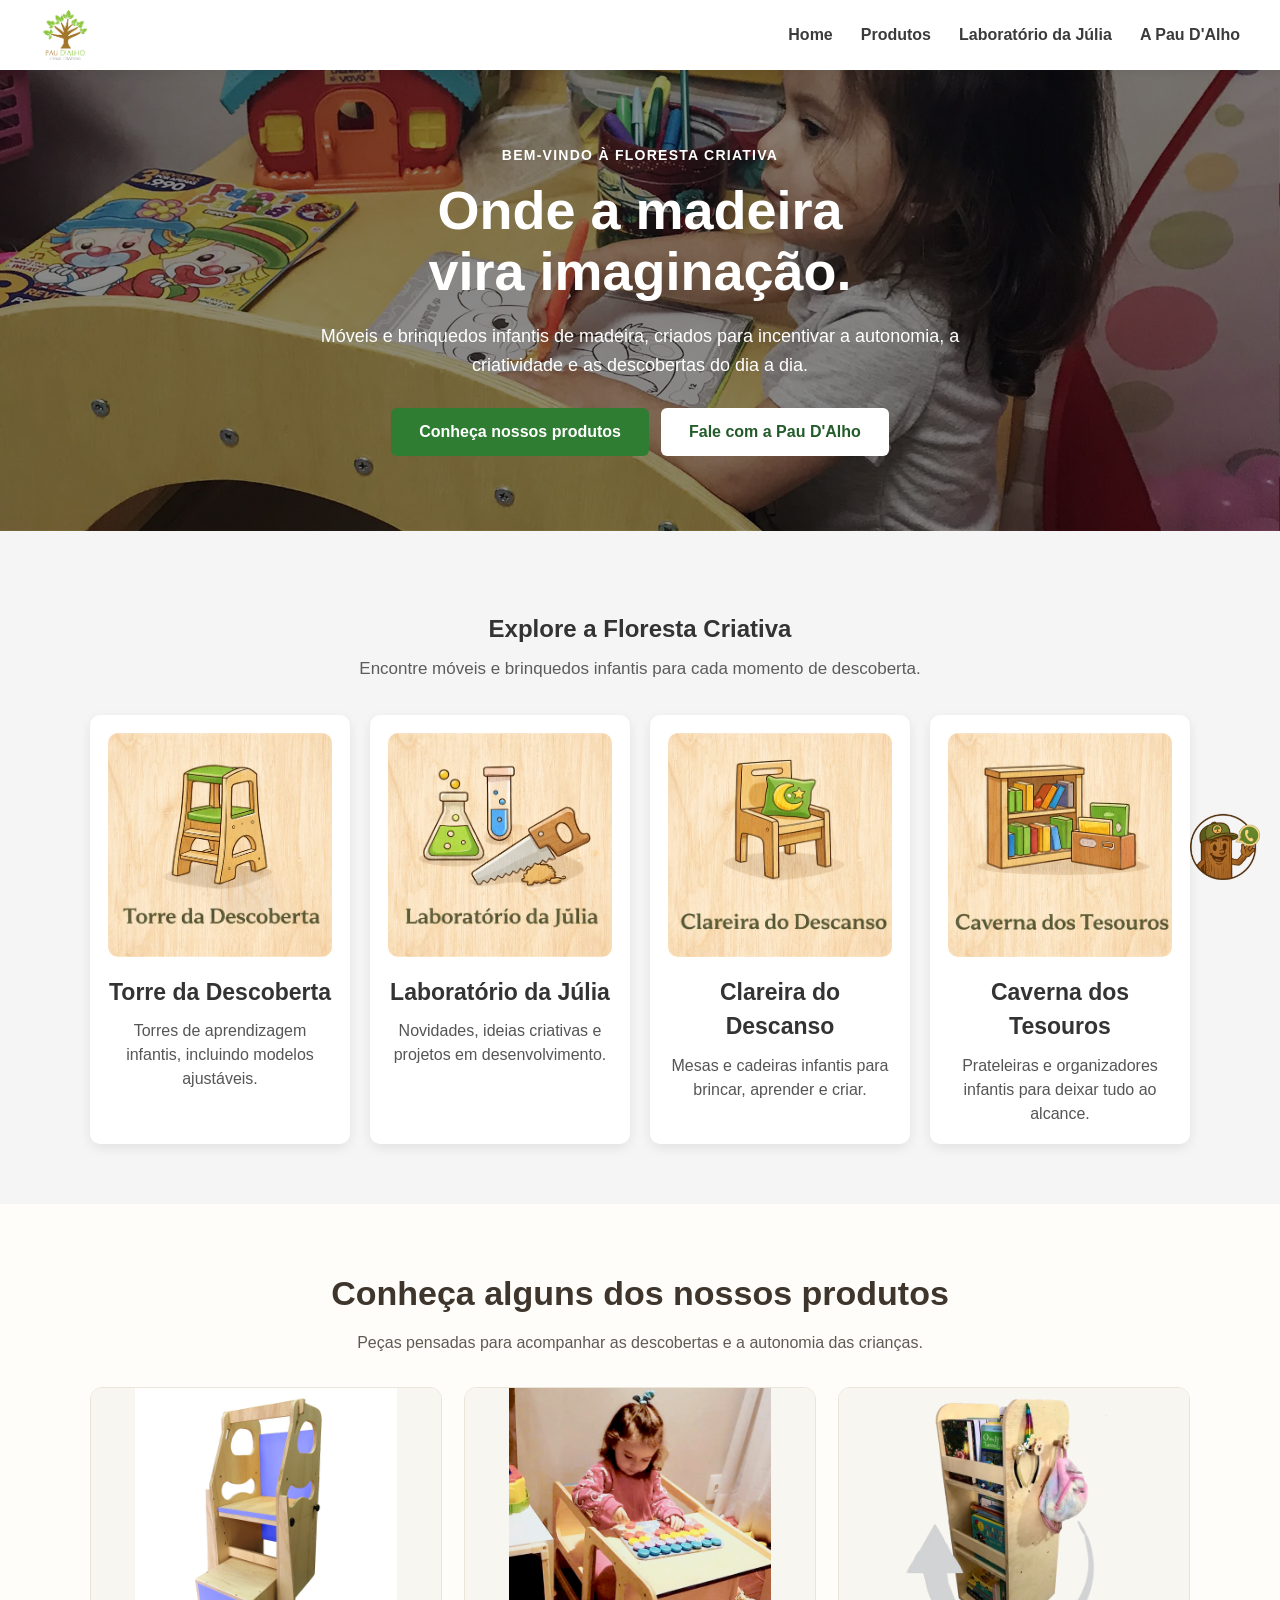
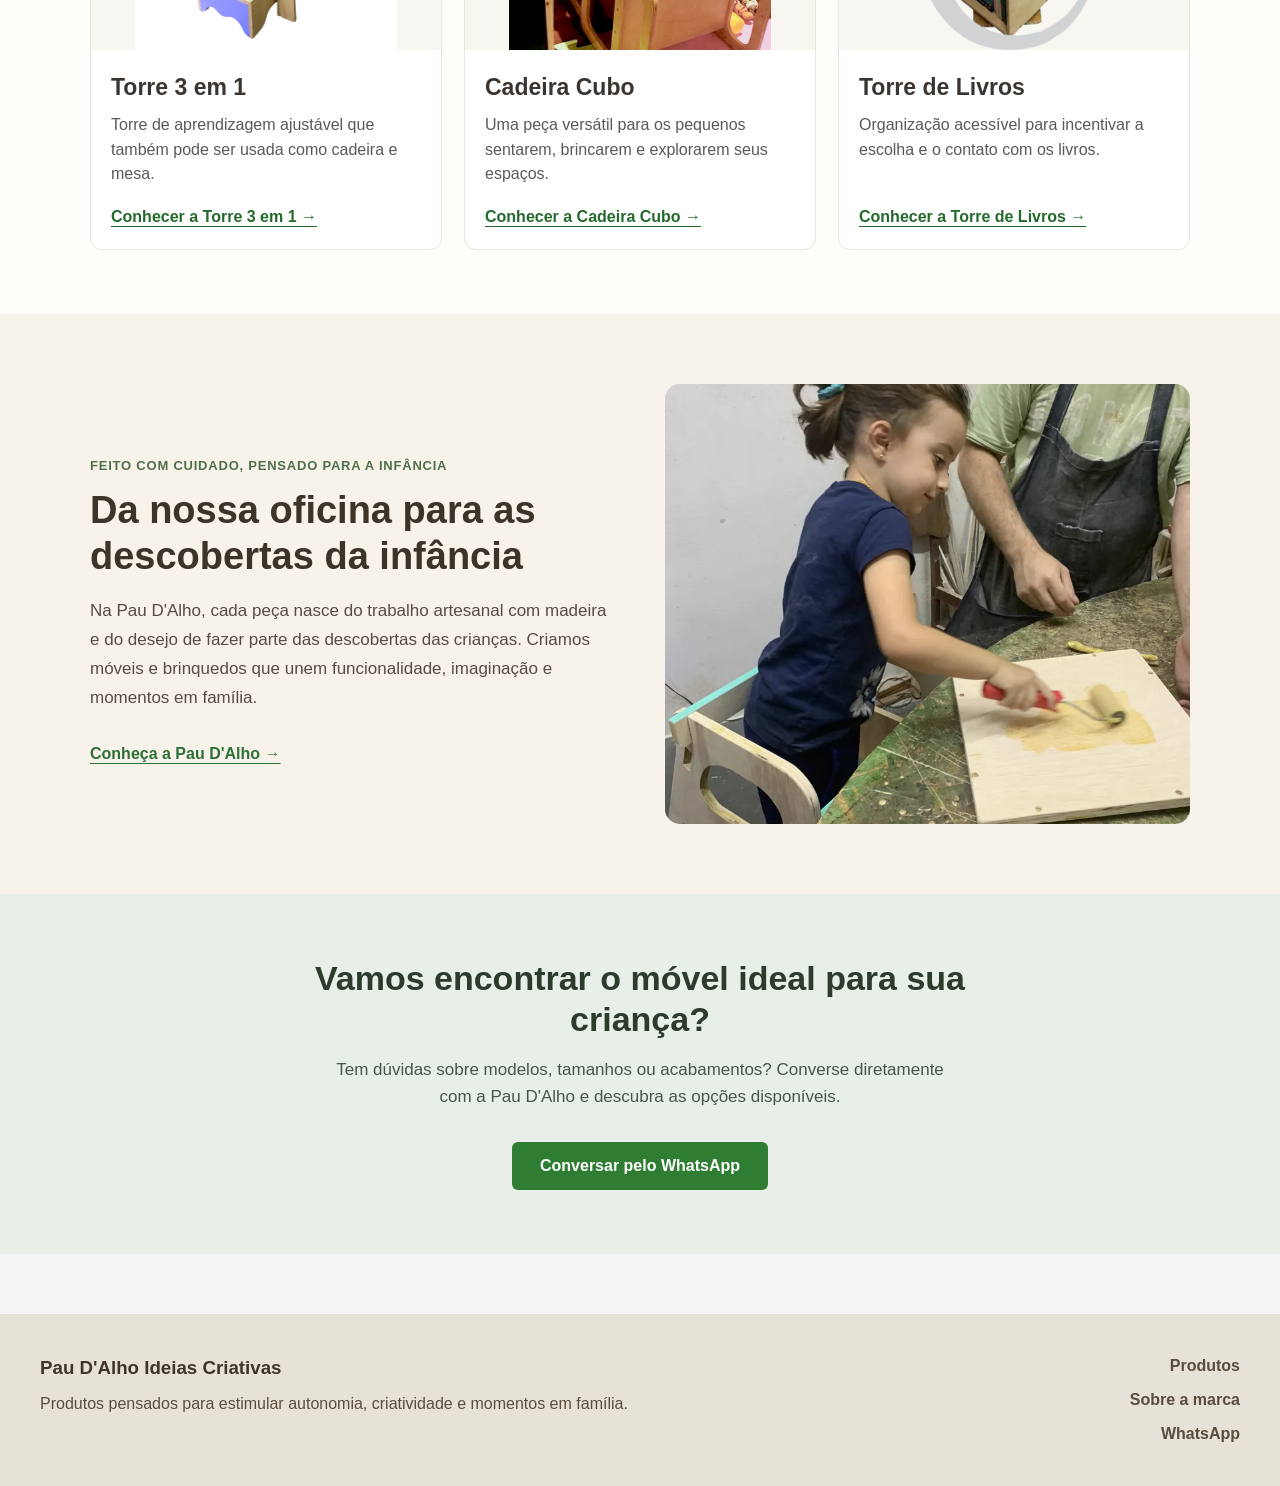
<file: index.html>
<!DOCTYPE html> 
<html lang="pt-BR">

<head>
 <!-- Google Tag Manager -->
<script>
(function(w,d,s,l,i){
  w[l]=w[l]||[];
  w[l].push({'gtm.start': new Date().getTime(),event:'gtm.js'});
  var f=d.getElementsByTagName(s)[0],
      j=d.createElement(s),
      dl=l!='dataLayer'?'&l='+l:'';
  j.async=true;
  j.src='https://www.googletagmanager.com/gtm.js?id='+i+dl;
  f.parentNode.insertBefore(j,f);
})(window,document,'script','dataLayer','GTM-KJJBB77M');
</script>
<!-- End Google Tag Manager -->
<meta charset="UTF-8">
<meta name="viewport" content="width=device-width, initial-scale=1.0">

<title>Móveis e Brinquedos Infantis de Madeira | Pau D'Alho</title>
<meta name="description" content="Conheça os móveis e brinquedos infantis de madeira da Pau D'Alho. Torres de aprendizagem, mesas, cadeiras e soluções para a autonomia das crianças.">

<link rel="stylesheet" href="assets/css/style.css">

<style>
/* Revisão da primeira tela — estilos isolados da página inicial */
.hero-home { min-height: 450px; height: auto; box-sizing: border-box; padding: 75px 24px; }
.hero-home .hero-texto { max-width: 760px; }
.hero-home .hero-chamada { font-size: 14px; font-weight: 700; letter-spacing: .09em; text-transform: uppercase; margin-bottom: 14px; }
.hero-home h1 { font-size: clamp(34px, 5vw, 54px); line-height: 1.13; text-wrap: balance; }
.hero-home .hero-descricao { max-width: 640px; line-height: 1.6; }
.hero-home .hero-acoes { display: flex; flex-wrap: wrap; justify-content: center; gap: 12px; margin-top: 28px; }
.hero-home .hero-acoes .botao { margin: 0; }
.hero-home .botao-contato { background: #fff; color: #235b2a; }
.hero-home .botao-contato:hover { background: #f2f7f1; }
@media (max-width: 600px) { .hero-home { min-height: 480px; padding: 65px 20px; } .hero-home .hero-acoes { flex-direction: column; width: 100%; max-width: 340px; } .hero-home .hero-acoes .botao { text-align: center; } }
.categorias-intro { max-width: 650px; margin: -10px auto 32px; color: #5c5c5c; font-size: 17px; line-height: 1.55; }
.categorias .card-area { display: block; }
.categorias .card-area h3 { font-size: 23px; }
.categorias .card-area p { line-height: 1.5; }
@media (max-width: 600px) { .categorias-intro { font-size: 16px; margin-bottom: 26px; } }

/* Produtos em destaque — página inicial */
.home-destaques { background: #fffdf9; padding: 64px 20px; }
.home-destaques-container { max-width: 1100px; margin: 0 auto; }
.home-destaques h2 { text-align: center; font-size: clamp(28px, 3vw, 34px); margin: 0 0 12px; color: #3e352d; }
.home-destaques-intro { text-align: center; max-width: 650px; margin: 0 auto 32px; color: #5e5a54; }
.home-destaques-grid { display: grid; grid-template-columns: repeat(3, minmax(0, 1fr)); gap: 22px; }
.home-produto-card { background: white; border: 1px solid #ebe4d9; border-radius: 12px; overflow: hidden; display: flex; flex-direction: column; }
.home-produto-card img { display: block; width: 100%; aspect-ratio: 4 / 3; object-fit: contain; background: #f8f6f1; }
.home-produto-conteudo { padding: 20px; display: flex; flex-direction: column; flex: 1; }
.home-produto-conteudo h3 { font-size: 23px; margin: 0 0 8px; color: #3c352f; }
.home-produto-conteudo p { margin: 0 0 18px; line-height: 1.55; color: #595959; flex: 1; }
.home-produto-conteudo a { color: #246a2c; text-decoration: underline; text-underline-offset: 4px; font-weight: 700; }
.home-produto-conteudo a:hover { color: #16451e; }
@media (max-width: 800px) { .home-destaques-grid { grid-template-columns: repeat(2, minmax(0, 1fr)); } }
@media (max-width: 560px) { .home-destaques { padding: 48px 18px; } .home-destaques-grid { grid-template-columns: 1fr; } }

/* CTA comercial na home, substituindo o formulário de newsletter */
.home-contato { background: #e8efe8; padding: 64px 20px; text-align: center; }
.home-contato-inner { max-width: 760px; margin: 0 auto; }
.home-contato h2 { font-size: clamp(26px, 3.2vw, 34px); line-height: 1.2; margin: 0 0 16px; color: #2d3b2d; }
.home-contato p { max-width: 630px; margin: 0 auto 10px; font-size: 17px; line-height: 1.6; color: #4a554a; }
.home-contato .home-contato-botao { margin-top: 22px; }
@media (max-width: 600px) { .home-contato { padding: 48px 20px; } .home-contato p { font-size: 16px; } }

/* Apresentação institucional na home */
.home-historia { padding: 70px 20px; background: #f7f3eb; }
.home-historia-conteudo { max-width: 1100px; margin: 0 auto; display: grid; grid-template-columns: 1fr 1fr; align-items: center; gap: 50px; }
.home-historia-etiqueta { color: #507049; font-size: 13px; font-weight: 700; letter-spacing: .06em; text-transform: uppercase; }
.home-historia-texto h2 { margin: 12px 0 18px; font-size: clamp(27px,3.1vw,38px); line-height: 1.2; color: #3c3329; }
.home-historia-texto > p:not(.home-historia-etiqueta) { font-size: 17px; line-height: 1.7; color: #554d44; }
.home-historia-link { display: inline-block; margin-top: 12px; color: #2e7035; font-weight: 700; text-underline-offset: 4px; }
.home-historia-foto-pendente { min-height: 340px; background: #e6dccb; color: #685b49; border: 2px dashed #b7a891; border-radius: 15px; display: flex; align-items: center; justify-content: center; text-align: center; padding: 24px; }
@media (max-width: 750px) { .home-historia-conteudo { grid-template-columns: 1fr; gap: 24px; } .home-historia { padding: 50px 20px; } .home-historia-foto-pendente { min-height: 250px; } }
.home-historia-figura { margin: 0; min-width: 0; overflow: hidden; border-radius: 15px; background: #e6dccb; }
.home-historia-figura img { display: block; width: 100%; height: 440px; object-fit: cover; object-position: center 48%; }
@media (max-width: 750px) { .home-historia-figura img { height: auto; max-height: 520px; object-fit: contain; } }
</style>
</head>

<body>
 <!-- Google Tag Manager (noscript) -->
<noscript>
  <iframe
    src="https://www.googletagmanager.com/ns.html?id=GTM-KJJBB77M"
    height="0"
    width="0"
    style="display:none;visibility:hidden">
  </iframe>
</noscript>
<!-- End Google Tag Manager (noscript) -->

<!-- INÍCIO: SUBSTITUI O HEADER ANTIGO -->
<div id="site-header"></div>
<!-- FIM: SUBSTITUI O HEADER ANTIGO -->

<section class="hero hero-home" aria-labelledby="titulo-home">
  <div class="hero-texto">
    <p class="hero-chamada">Bem-vindo à Floresta Criativa</p>
    <h1 id="titulo-home">Onde a madeira vira imaginação.</h1>
    <p class="hero-descricao">Móveis e brinquedos infantis de madeira, criados para incentivar a autonomia, a criatividade e as descobertas do dia a dia.</p>
    <div class="hero-acoes">
      <a class="botao" href="produtos.html">Conheça nossos produtos</a>
      <a class="botao botao-contato" href="https://wa.me/5511934045680?text=Ol%C3%A1%21%20Vim%20pela%20p%C3%A1gina%20inicial%20da%20Pau%20D%27Alho%20e%20gostaria%20de%20conhecer%20os%20produtos." target="_blank" rel="noopener noreferrer">Fale com a Pau D'Alho</a>
    </div>
  </div>
</section>

<section class="categorias">
 
  <h2>Explore a Floresta Criativa</h2>
  <p class="categorias-intro">Encontre móveis e brinquedos infantis para cada momento de descoberta.</p>

  <div class="grid">

    <a href="torres.html" class="card card-area">
      <img src="assets/images/card-torre-descoberta.webp" alt="Torre da Descoberta" class="card-area-img">
      <h3>Torre da Descoberta</h3>
      <p>Torres de aprendizagem infantis, incluindo modelos ajustáveis.</p>
    </a>

    <a href="laboratorio.html" class="card card-area">
      <img src="assets/images/card-laboratorio-julia.webp" alt="Laboratório da Júlia" class="card-area-img">
      <h3>Laboratório da Júlia</h3>
      <p>Novidades, ideias criativas e projetos em desenvolvimento.</p>
    </a>

    <a href="clareira.html" class="card card-area">
      <img src="assets/images/card-clareira-descanso.webp" alt="Clareira do Descanso" class="card-area-img">
      <h3>Clareira do Descanso</h3>
      <p>Mesas e cadeiras infantis para brincar, aprender e criar.</p>
    </a>

    <a href="caverna.html" class="card card-area">
      <img src="assets/images/card-caverna-tesouros.webp" alt="Caverna dos Tesouros" class="card-area-img">
      <h3>Caverna dos Tesouros</h3>
      <p>Prateleiras e organizadores infantis para deixar tudo ao alcance.</p>
    </a>

  </div>

</section>

<section class="home-destaques" aria-labelledby="home-destaques-titulo">
  <div class="home-destaques-container">
    <h2 id="home-destaques-titulo">Conheça alguns dos nossos produtos</h2>
    <p class="home-destaques-intro">Peças pensadas para acompanhar as descobertas e a autonomia das crianças.</p>
    <div class="home-destaques-grid">
      <article class="home-produto-card">
        <img src="assets/images/torres/3em1/3em1_Raz_n01.webp" alt="Torre de aprendizagem 3 em 1 de madeira" loading="lazy">
        <div class="home-produto-conteudo"><h3>Torre 3 em 1</h3><p>Torre de aprendizagem ajustável que também pode ser usada como cadeira e mesa.</p><a href="torres.html#torre3em1" aria-label="Conhecer a Torre 3 em 1">Conhecer a Torre 3 em 1 →</a></div>
      </article>
      <article class="home-produto-card">
        <img src="assets/images/clareira/cadeira_cubo.webp" alt="Cadeira Cubo infantil de madeira" loading="lazy">
        <div class="home-produto-conteudo"><h3>Cadeira Cubo</h3><p>Uma peça versátil para os pequenos sentarem, brincarem e explorarem seus espaços.</p><a href="clareira.html#cadeira-cubo" aria-label="Conhecer a Cadeira Cubo">Conhecer a Cadeira Cubo →</a></div>
      </article>
      <article class="home-produto-card">
        <img src="assets/images/caverna/torre_livros.webp" alt="Torre de Livros infantil de madeira" loading="lazy">
        <div class="home-produto-conteudo"><h3>Torre de Livros</h3><p>Organização acessível para incentivar a escolha e o contato com os livros.</p><a href="caverna.html#torre-livros" aria-label="Conhecer a Torre de Livros">Conhecer a Torre de Livros →</a></div>
      </article>
    </div>
  </div>
</section>
<section class="home-historia" aria-labelledby="home-historia-titulo">
  <div class="home-historia-conteudo">
    <div class="home-historia-texto">
      <p class="home-historia-etiqueta">Feito com cuidado, pensado para a infância</p>
      <h2 id="home-historia-titulo">Da nossa oficina para as descobertas da infância</h2>
      <p>Na Pau D'Alho, cada peça nasce do trabalho artesanal com madeira e do desejo de fazer parte das descobertas das crianças. Criamos móveis e brinquedos que unem funcionalidade, imaginação e momentos em família.</p>
      <a href="pau-dalho.html" class="home-historia-link">Conheça a Pau D'Alho →</a>
    </div>
    <!-- Espaço para a fotografia real da oficina, em processo de preparação. -->
    <figure class="home-historia-figura"><img src="assets/images/oficina-julia-home.webp" alt="Júlia aplicando acabamento com rolinho em uma peça de madeira, acompanhada na oficina da Pau D’Alho" loading="lazy" width="800" height="1000"></figure>
  </div>
</section>
<section class="home-contato" aria-labelledby="home-contato-titulo">
  <div class="home-contato-inner">
    <h2 id="home-contato-titulo">Vamos encontrar o móvel ideal para sua criança?</h2>
    <p>Tem dúvidas sobre modelos, tamanhos ou acabamentos? Converse diretamente com a Pau D'Alho e descubra as opções disponíveis.</p>
    <a class="botao home-contato-botao" href="https://wa.me/5511934045680?text=Ol%C3%A1%21%20Vim%20pela%20p%C3%A1gina%20inicial%20da%20Pau%20D%27Alho%20e%20gostaria%20de%20ajuda%20para%20escolher%20um%20m%C3%B3vel." target="_blank" rel="noopener noreferrer">Conversar pelo WhatsApp</a>
  </div>
</section>
 
<!-- INÍCIO: SUBSTITUI O FOOTER ANTIGO -->
<div id="site-footer"></div>
<!-- FIM: SUBSTITUI O FOOTER ANTIGO -->

<a class="whatsapp" data-whatsapp="Olá! Vim pela página da Pau D'alho e quero saber mais sobre os produtos.">
  <img src="assets/images/interface/toco-whatsapp.png" alt="Falar no WhatsApp">
</a>
<script src="assets/js/script.js"></script>

</body>
</html>
</file>
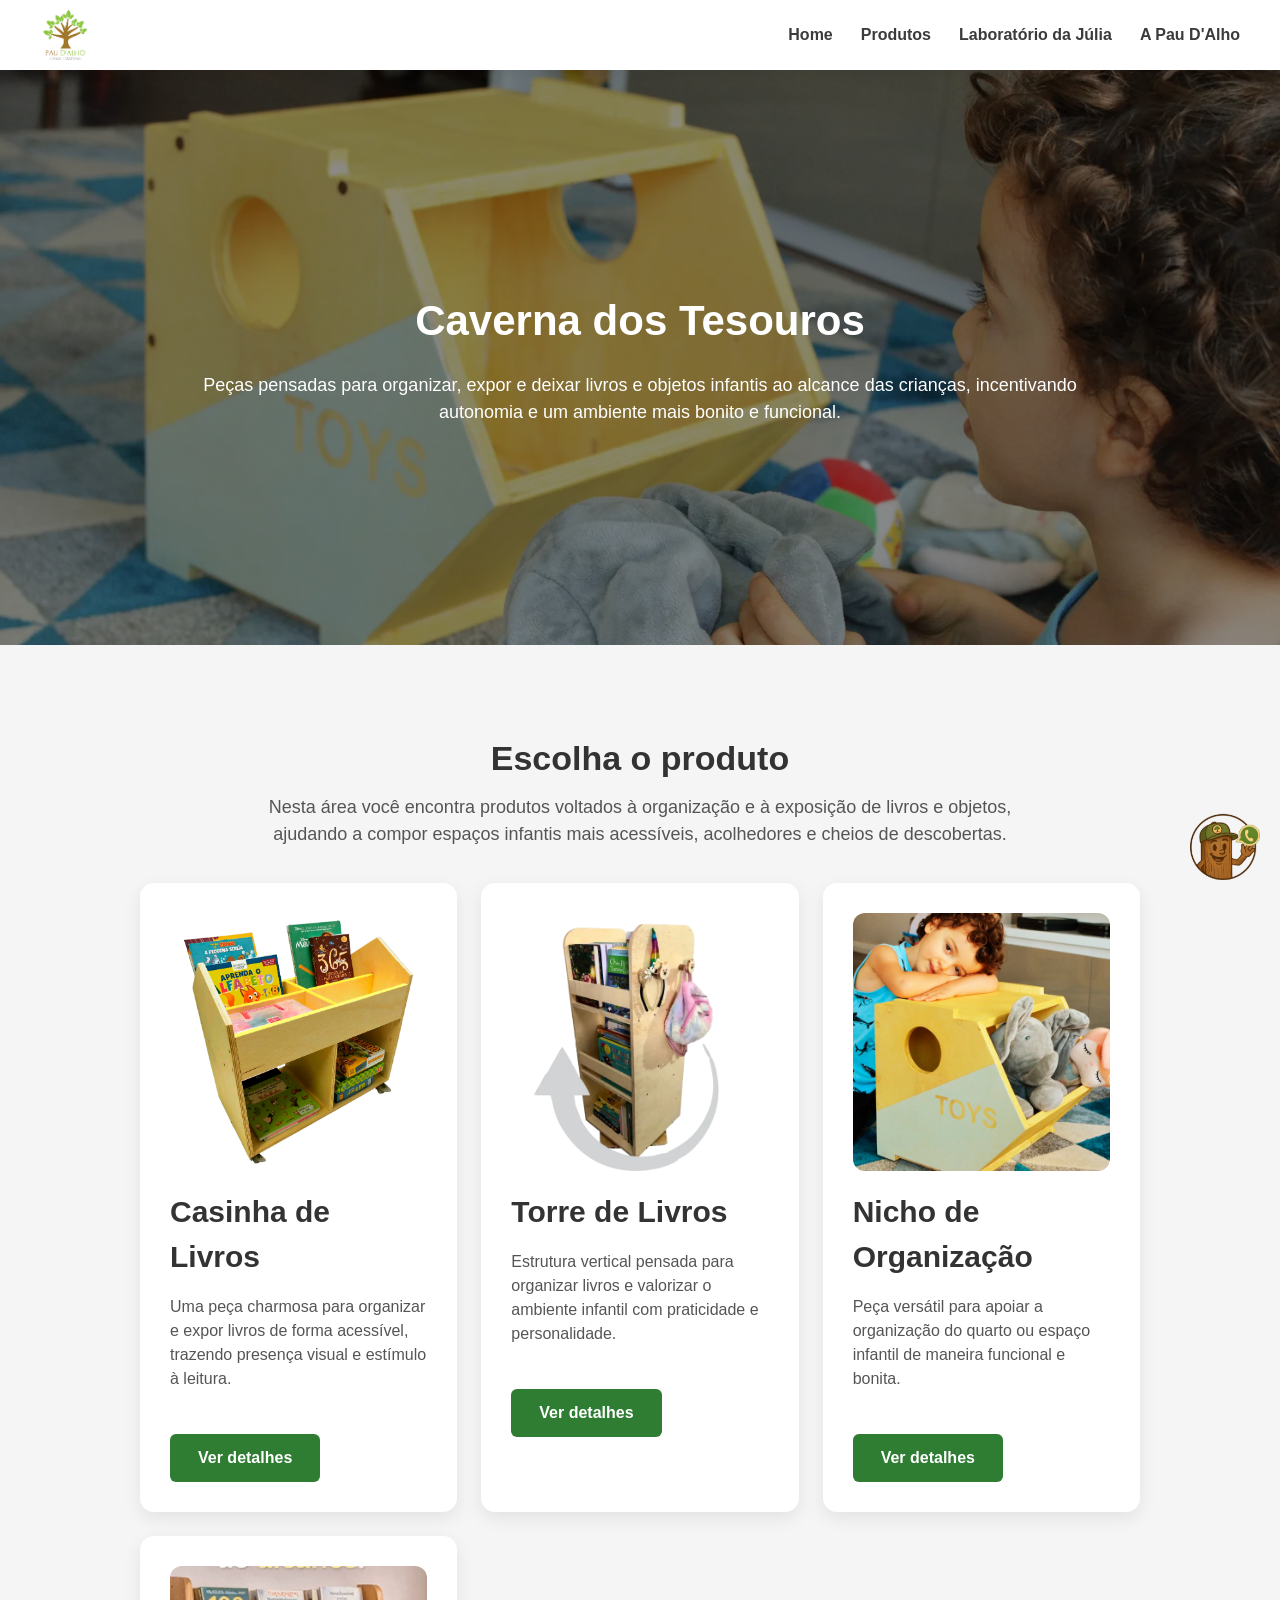
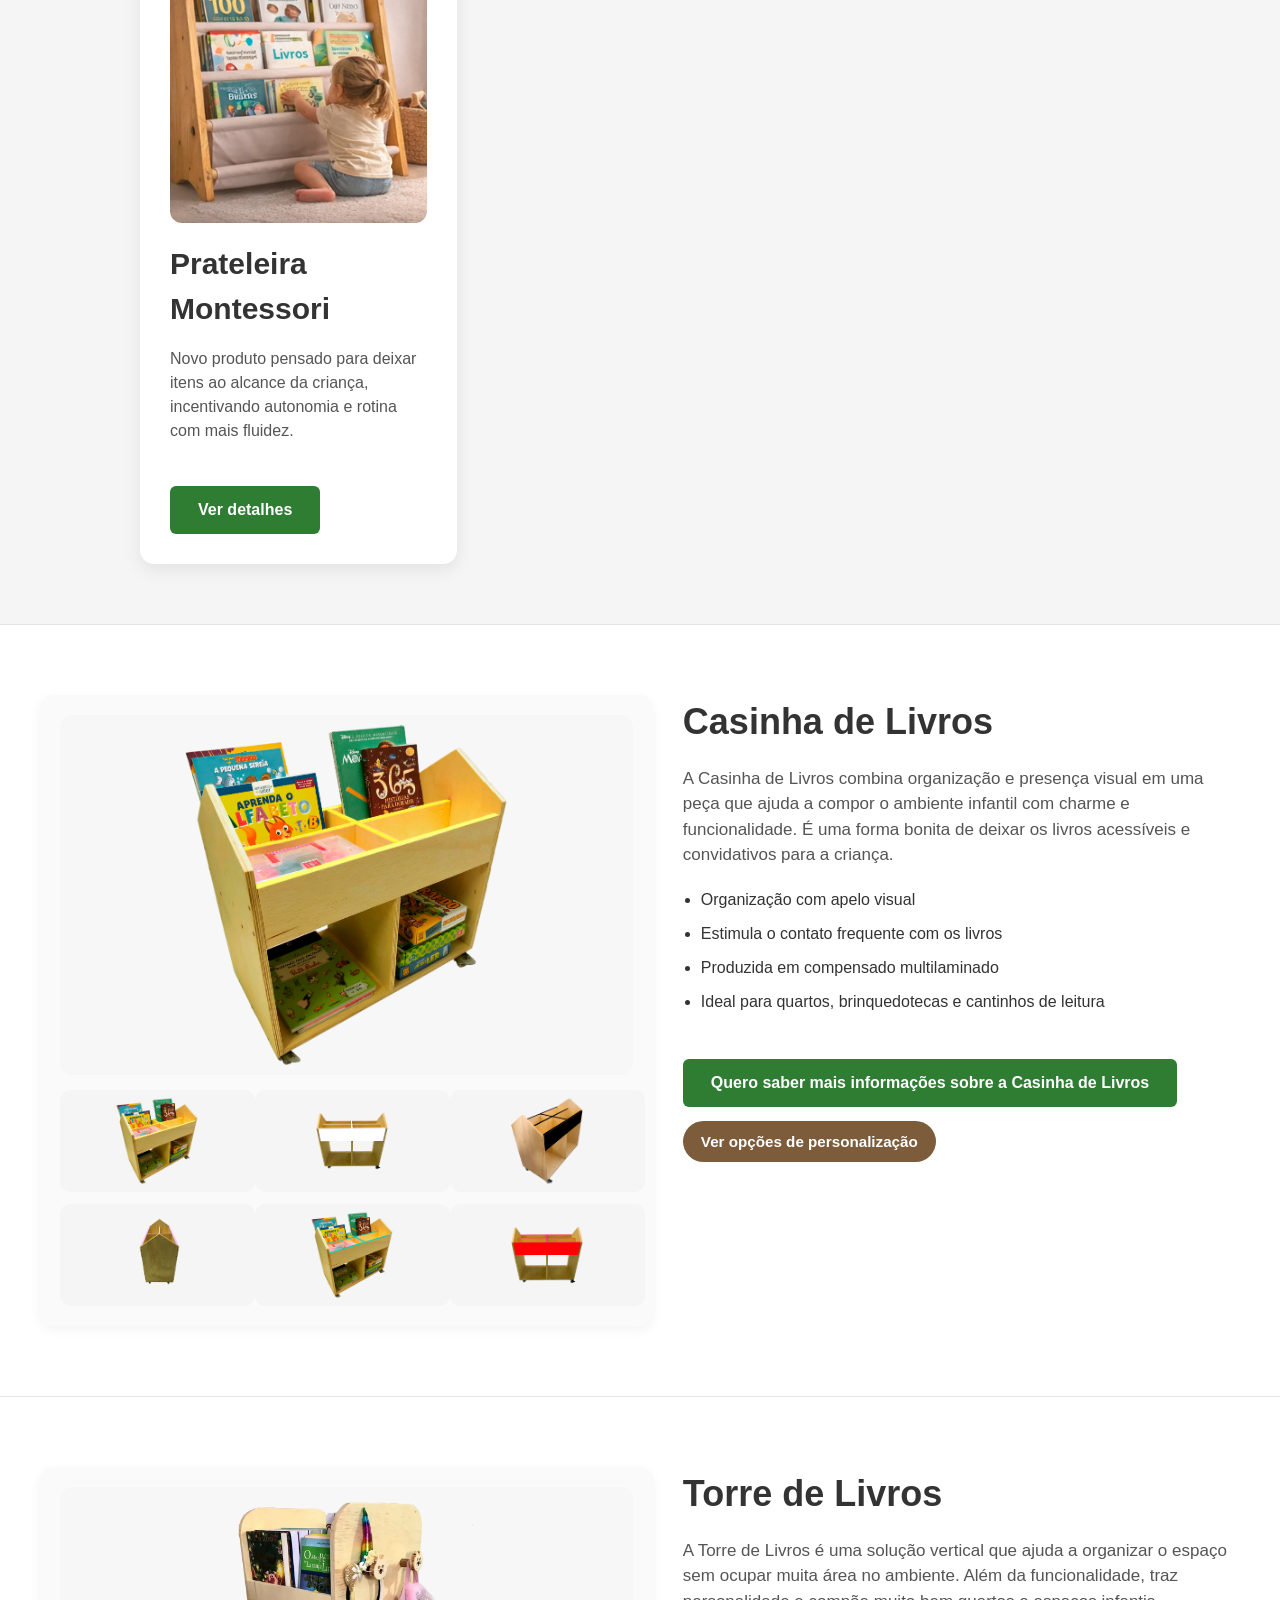
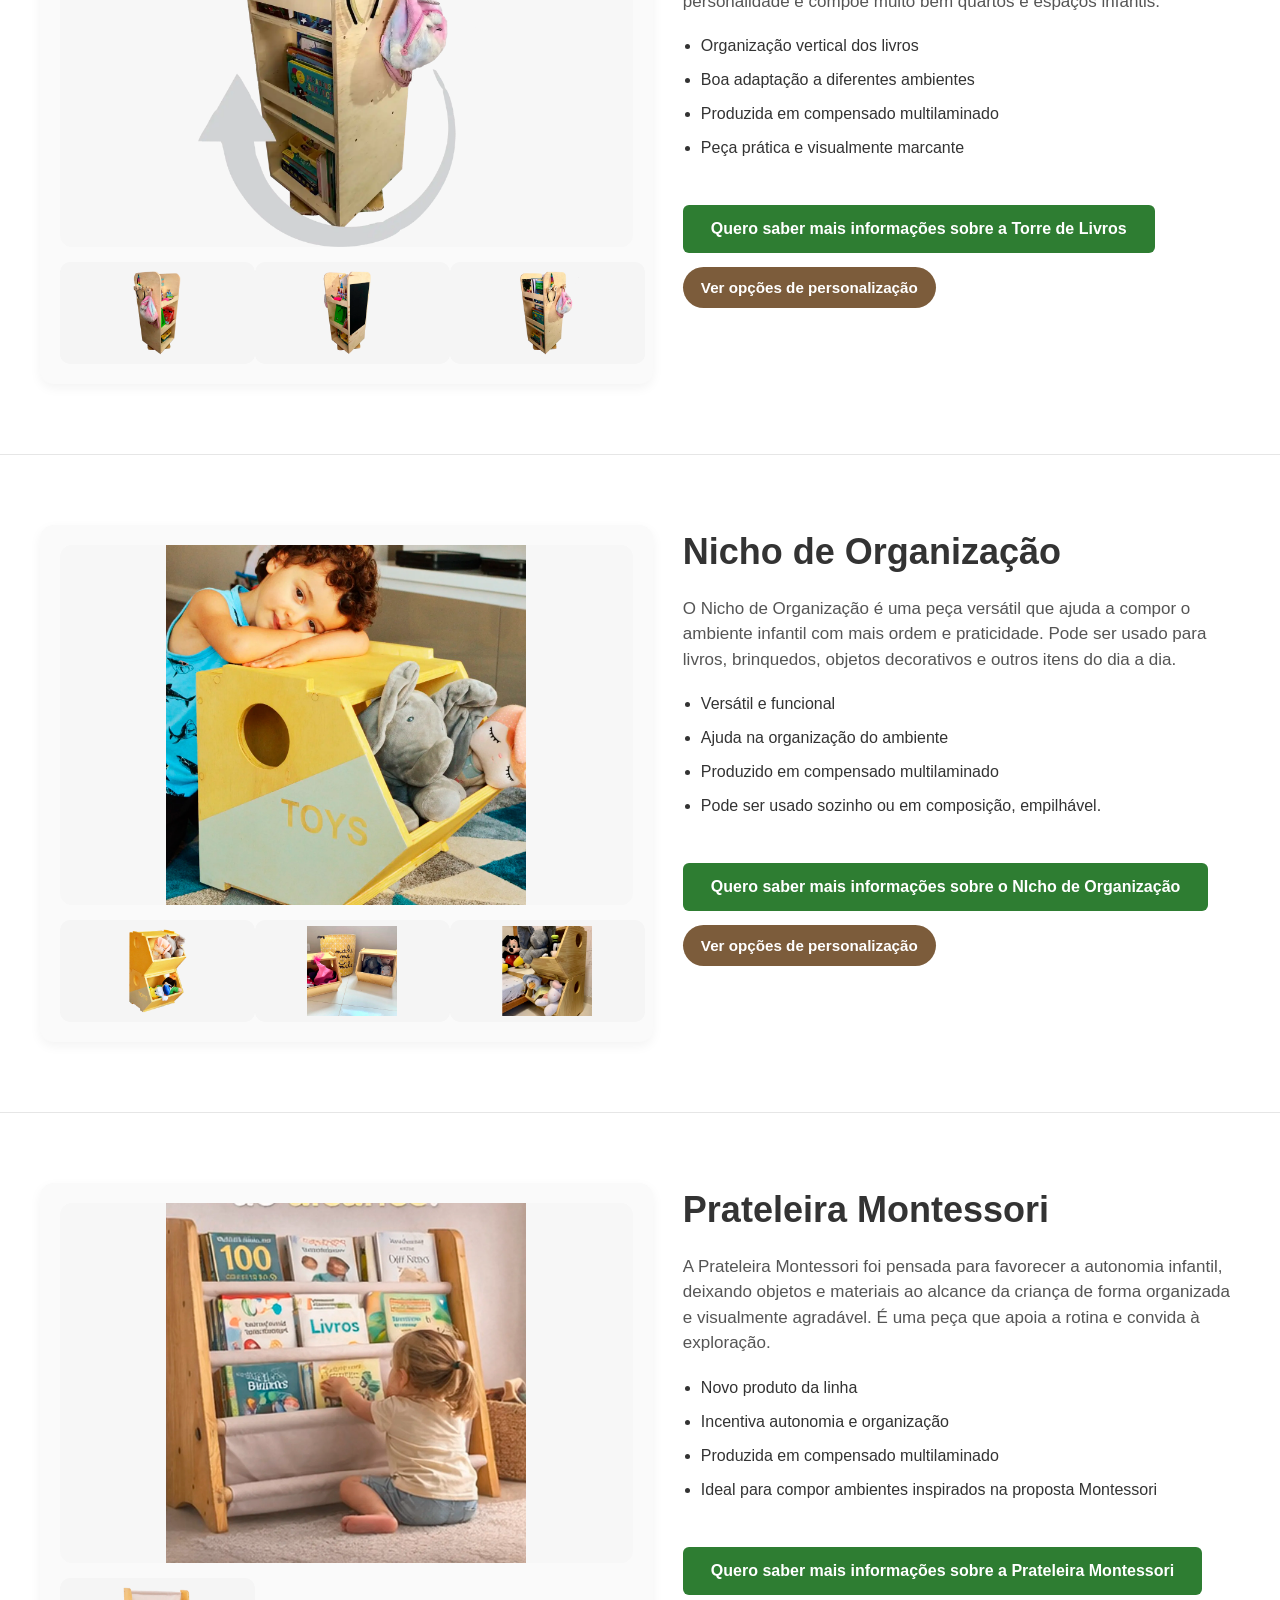
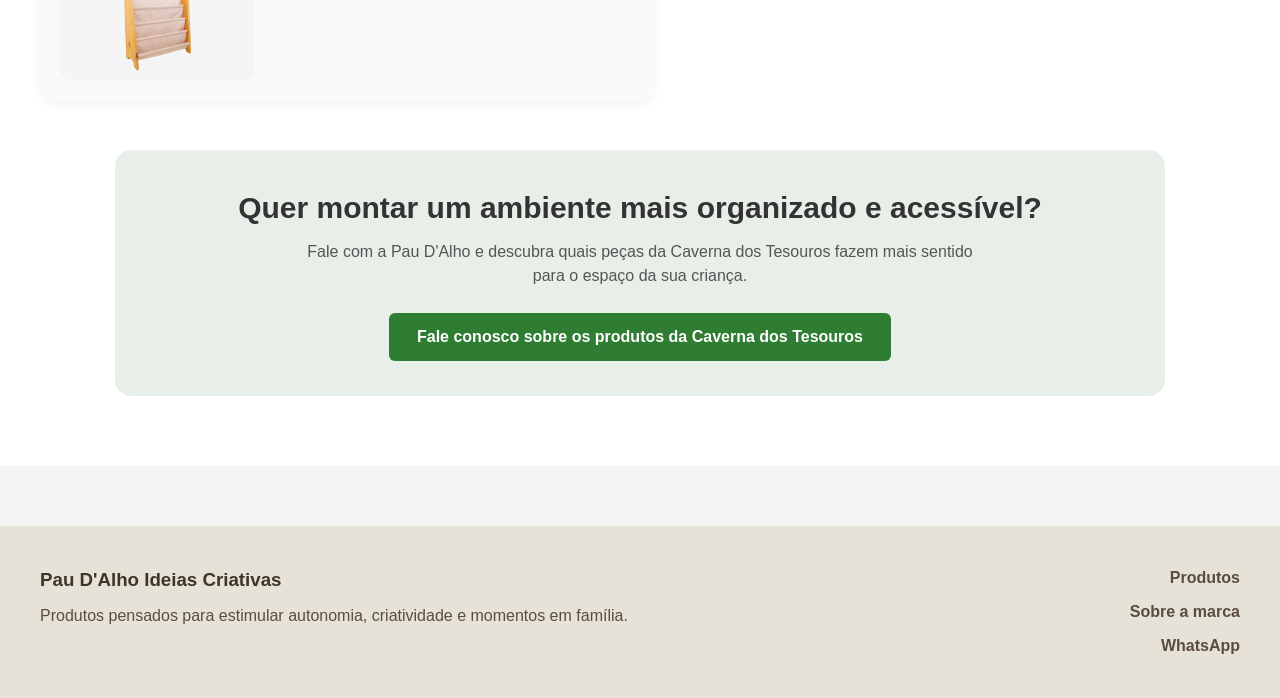
<file: caverna.html>
<!DOCTYPE html>
<html lang="pt-BR">

<head>
  <!-- Google Tag Manager -->
<script>
(function(w,d,s,l,i){
  w[l]=w[l]||[];
  w[l].push({'gtm.start': new Date().getTime(),event:'gtm.js'});
  var f=d.getElementsByTagName(s)[0],
      j=d.createElement(s),
      dl=l!='dataLayer'?'&l='+l:'';
  j.async=true;
  j.src='https://www.googletagmanager.com/gtm.js?id='+i+dl;
  f.parentNode.insertBefore(j,f);
})(window,document,'script','dataLayer','GTM-KJJBB77M');
</script>
<!-- End Google Tag Manager -->
<meta charset= "UTF-8">
<meta name="viewport" content="width=device-width, initial-scale=1.0">
<title>Caverna dos Tesouros | Pau D'Alho</title>
<link rel="stylesheet" href="assets/css/style.css">
</head>

<body>
  <!-- Google Tag Manager (noscript) -->
<noscript>
  <iframe
    src="https://www.googletagmanager.com/ns.html?id=GTM-KJJBB77M"
    height="0"
    width="0"
    style="display:none;visibility:hidden">
  </iframe>
</noscript>
<!-- End Google Tag Manager (noscript) -->

<!-- INÍCIO: SUBSTITUI O HEADER ANTIGO -->
<div id="site-header"></div>
<!-- FIM: SUBSTITUI O HEADER ANTIGO -->

<section class="hero hero-caverna">
<div class="hero-texto">
  <h1>Caverna dos Tesouros</h1>
<p>Peças pensadas para organizar, expor e deixar livros e objetos infantis ao alcance das crianças, incentivando autonomia e um ambiente mais bonito e funcional.</p>
</section>

<section class="secao">
<h2>Escolha o produto</h2>
<p class="secao-intro">Nesta área você encontra produtos voltados à organização e à exposição de livros e objetos, ajudando a compor espaços infantis mais acessíveis, acolhedores e cheios de descobertas.</p>

<div class="grid-modelos">

<div class="modelo-card">
<img src="assets/images/caverna/casinha_livros.webp" alt="Casinha de Livros" class="modelo-img">
<h3>Casinha de Livros</h3>
<p>Uma peça charmosa para organizar e expor livros de forma acessível, trazendo presença visual e estímulo à leitura.</p>
<a class="botao" href="#casinha-livros">Ver detalhes</a>
</div>

<div class="modelo-card">
<img src="assets/images/caverna/torre_livros.webp" alt="Torre de Livros" class="modelo-img">
<h3>Torre de Livros</h3>
<p>Estrutura vertical pensada para organizar livros e valorizar o ambiente infantil com praticidade e personalidade.</p>
<a class="botao" href="#torre-livros">Ver detalhes</a>
</div>

<div class="modelo-card">
<img src="assets/images/caverna/nicho_organizacao.webp" alt="Nicho de Organização" class="modelo-img">
<h3>Nicho de Organização</h3>
<p>Peça versátil para apoiar a organização do quarto ou espaço infantil de maneira funcional e bonita.</p>
<a class="botao" href="#nicho-organizacao">Ver detalhes</a>
</div>

<div class="modelo-card">
<img src="assets/images/caverna/prateleira_montessori.webp" alt="Prateleira Montessori" class="modelo-img">
<h3>Prateleira Montessori</h3>
<p>Novo produto pensado para deixar itens ao alcance da criança, incentivando autonomia e rotina com mais fluidez.</p>
<a class="botao" href="#prateleira-montessori">Ver detalhes</a>
</div>

</div>
</section>

<section class="produto-detalhe" id="casinha-livros">
<div class="produto-container">

<div class="galeria">
<div class="galeria-principal">
  <img
  id="imagem-principal-casinha-livros"
  src="assets/images/caverna/casinha_livros_APam_vf.webp"
  alt="Casinha de Livros"
  </div>
</div>

<div class="galeria-miniaturas">
<img
  class="miniatura"
  src="assets/images/caverna/casinha_livros_APam_vf.webp"
  onclick="trocarImagem('imagem-principal-casinha-livros', 'assets/images/caverna/casinha_livros_APam_vf.webp')"
  alt="">  

<img
  class="miniatura"
  src="assets/images/caverna/casinha_livros_Rbr_vf.webp"
  onclick="trocarImagem('imagem-principal-casinha-livros', 'assets/images/caverna/casinha_livros_Rbr_vf.webp')"
  alt=""
>
  
<img
  class="miniatura"
  src="assets/images/caverna/casinha_livros_Rpt_vp.webp"
  onclick="trocarImagem('imagem-principal-casinha-livros', 'assets/images/caverna/casinha_livros_Rpt_vp.webp')"
  alt=""
>

<img
  class="miniatura"
  src="assets/images/caverna/casinha_livros_APros_vl.webp"
  onclick="trocarImagem('imagem-principal-casinha-livros', 'assets/images/caverna/casinha_livros_APros_vl.webp')"
  alt=""
>

<img
  class="miniatura"
  src="assets/images/caverna/casinha_livros_APvd_vf.webp"
  onclick="trocarImagem('imagem-principal-casinha-livros', 'assets/images/caverna/casinha_livros_APvd_vf.webp')"
  alt=""
>

<img
  class="miniatura"
  src="assets/images/caverna/casinha_livros_Rvm_vf.webp"
  onclick="trocarImagem('imagem-principal-casinha-livros', 'assets/images/caverna/casinha_livros_Rvm_vf.webp')"
  alt=""
>
</div>
</div>

<div class="produto-info">
<h2>Casinha de Livros</h2>
<p>A Casinha de Livros combina organização e presença visual em uma peça que ajuda a compor o ambiente infantil com charme e funcionalidade. É uma forma bonita de deixar os livros acessíveis e convidativos para a criança.</p>

<ul class="lista-destaques">
<li>Organização com apelo visual</li>
<li>Estimula o contato frequente com os livros</li>
<li>Produzida em compensado multilaminado</li>
<li>Ideal para quartos, brinquedotecas e cantinhos de leitura</li>
</ul>

<a class="botao" data-whatsapp="Olá! Quero saber mais informações sobre a Casinha de Livros.">
  Quero saber mais informações sobre a Casinha de Livros
</a>
  <button 
  class="btn-personalizacao"
  data-modal-title="Opções de personalização"
  data-modal-text="Este modelo pode receber diferentes combinações de acabamento, revestimento e fita de borda, permitindo que a peça converse melhor com o quarto da criança e com o estilo da sua casa."
  data-modal-list="Revestimentos coloridos;Fita de borda em cores selecionadas;Combinações conforme disponibilidade;Acabamento pensado para uso infantil"
>
  Ver opções de personalização
</button>  
</div>

</div>
</section>

<section class="produto-detalhe" id="torre-livros">
<div class="produto-container">

<div class="galeria">
<div class="galeria-principal">
  <img
  id="imagem-principal-torre-livros"
  src="assets/images/caverna/torre_livros.webp"
  alt="Torre de Livros">
  </div>

<div class="galeria-miniaturas">
<img
  class="miniatura"
  src="assets/images/caverna/torre_livros_det_ganchos.webp"
  onclick="trocarImagem('imagem-principal-torre-livros', 'assets/images/caverna/torre_livros_det_ganchos.webp')"
  alt="">  

<img
  class="miniatura"
  src="assets/images/caverna/torre_livros_det_lousa.webp"
  onclick="trocarImagem('imagem-principal-torre-livros', 'assets/images/caverna/torre_livros_det_lousa.webp')"
  alt=""
>
  
<img
  class="miniatura"
  src="assets/images/caverna/torre_livros_det_nichos.webp"
  onclick="trocarImagem('imagem-principal-torre-livros', 'assets/images/caverna/torre_livros_det_nichos.webp')"
  alt=""
>
</div>
</div>

<div class="produto-info">
<h2>Torre de Livros</h2>
<p>A Torre de Livros é uma solução vertical que ajuda a organizar o espaço sem ocupar muita área no ambiente. Além da funcionalidade, traz personalidade e compõe muito bem quartos e espaços infantis.</p>

<ul class="lista-destaques">
<li>Organização vertical dos livros</li>
<li>Boa adaptação a diferentes ambientes</li>
<li>Produzida em compensado multilaminado</li>
<li>Peça prática e visualmente marcante</li>
</ul>

<a class="botao" data-whatsapp="Olá! Quero saber mais informações sobre a Torre de Livros.">
  Quero saber mais informações sobre a Torre de Livros
</a>
  <button 
  class="btn-personalizacao"
  data-modal-title="Opções de personalização"
  data-modal-text="Este modelo pode receber revestimento mas proteções (guardas) dos livreiros, permitindo que a peça converse melhor com o quarto da criança e com o estilo da sua casa."
  data-modal-list="Revestimentos coloridos;Combinações conforme disponibilidade;Acabamento pensado para uso infantil"
>
  Ver opções de personalização
</button>  
</div>

</div>
</section>

<section class="produto-detalhe" id="nicho-organizacao">
<div class="produto-container">

<div class="galeria">
<div class="galeria-principal"><img
  id="imagem-principal-nicho"
  src="assets/images/caverna/nicho_organizacao.webp"
  alt="Torre de Livros">
  </div>

<div class="galeria-miniaturas">
<img
  class="miniatura"
  src="assets/images/caverna/nicho_organizacao01.webp"
  onclick="trocarImagem('imagem-principal-nicho', 'assets/images/caverna/nicho_organizacao01.webp')"
  alt="">  

<img
  class="miniatura"
  src="assets/images/caverna/nicho_organizacao02.webp"
  onclick="trocarImagem('imagem-principal-nicho', 'assets/images/caverna/nicho_organizacao02.webp')"
  alt=""
>
  
<img
  class="miniatura"
  src="assets/images/caverna/nicho_organizacao03.webp"
  onclick="trocarImagem('imagem-principal-nicho', 'assets/images/caverna/nicho_organizacao03.webp')"
  alt=""
>
</div>
</div>

<div class="produto-info">
<h2>Nicho de Organização</h2>
<p>O Nicho de Organização é uma peça versátil que ajuda a compor o ambiente infantil com mais ordem e praticidade. Pode ser usado para livros, brinquedos, objetos decorativos e outros itens do dia a dia.</p>

<ul class="lista-destaques">
<li>Versátil e funcional</li>
<li>Ajuda na organização do ambiente</li>
<li>Produzido em compensado multilaminado</li>
<li>Pode ser usado sozinho ou em composição, empilhável.</li>
</ul>

<a class="botao" data-whatsapp="Olá! Quero saber mais informações sobre o Nicho de Organização.">
  Quero saber mais informações sobre o NIcho de Organização
</a>
  <button 
  class="btn-personalizacao"
  data-modal-title="Opções de personalização"
  data-modal-text="Este modelo pode receber diferentes combinações de acabamento, revestimento e fita de borda, permitindo que a peça converse melhor com o quarto da criança e com o estilo da sua casa."
  data-modal-list="Revestimentos coloridos;Fita de borda em cores selecionadas;Combinações conforme disponibilidade;Acabamento pensado para uso infantil"
>
  Ver opções de personalização
</button>  
</div>

</div>
</section>

<section class="produto-detalhe" id="prateleira-montessori">
<div class="produto-container">

<div class="galeria">
<div class="galeria-principal"><img
  id="imagem-principal-prateleira"
  src="assets/images/caverna/prateleira_montessori.webp"
  alt="Prateleira Montessori">
  </div>

<div class="galeria-miniaturas">
<img
  class="miniatura"
  src="assets/images/caverna/prateleira_montessori01.webp"
  onclick="trocarImagem('imagem-principal-prateleira', 'assets/images/caverna/prateleira_montessori01.webp')"
  alt="">  
</div>
</div>

<div class="produto-info">
<h2>Prateleira Montessori</h2>
<p>A Prateleira Montessori foi pensada para favorecer a autonomia infantil, deixando objetos e materiais ao alcance da criança de forma organizada e visualmente agradável. É uma peça que apoia a rotina e convida à exploração.</p>

<ul class="lista-destaques">
<li>Novo produto da linha</li>
<li>Incentiva autonomia e organização</li>
<li>Produzida em compensado multilaminado</li>
<li>Ideal para compor ambientes inspirados na proposta Montessori</li>
</ul>

<a class="botao" data-whatsapp="Olá! Quero saber mais informações sobre a Prateleira Montessori.">
  Quero saber mais informações sobre a Prateleira Montessori
</a>
 </div>
 
</div>

<div class="cta-final">
<h3>Quer montar um ambiente mais organizado e acessível?</h3>
<p>Fale com a Pau D'Alho e descubra quais peças da Caverna dos Tesouros fazem mais sentido para o espaço da sua criança.</p>
<a class="botao" data-whatsapp="Olá! Quero tirar algumas dúvidas sobre os Produtos da Caverna dos Tesouros.">
  Fale conosco sobre os produtos da Caverna dos Tesouros</a>
</div>
</section>

<!-- INÍCIO: SUBSTITUI O FOOTER ANTIGO -->
<div id="site-footer"></div>
<!-- FIM: SUBSTITUI O FOOTER ANTIGO -->
<!-- MODAL PERSONALIZAÇÃO -->
<div class="modal-personalizacao-overlay" id="modalPersonalizacao" aria-hidden="true">
  <div class="modal-personalizacao" role="dialog" aria-modal="true" aria-labelledby="modalPersonalizacaoTitulo">
    <button class="modal-personalizacao-fechar" id="fecharModalPersonalizacao" aria-label="Fechar">✕</button>

    <div class="modal-personalizacao-scroll">
      <div class="modal-personalizacao-conteudo">
        <span class="modal-personalizacao-tag">Personalização</span>
        <h3 id="modalPersonalizacaoTitulo">Opções de personalização</h3>

        <p class="modal-personalizacao-intro">
          Uma das maiores vantagens dos nossos produtos é a possibilidade de personalização. Isso ajuda a família a escolher uma versão mais alinhada ao estilo da casa e à proposta visual do ambiente.
        </p>

        <div class="modal-personalizacao-aviso">
          <strong>Regra de personalização:</strong>
          quando o produto possui <strong>revestimento</strong>, a <strong>fita de borda acompanha a mesma cor</strong>.
          Quando o produto é feito <strong>sem revestimento</strong>, a cor da <strong>fita de borda</strong> pode ser escolhida separadamente.
        </div>

        <div class="modal-bloco-cores">
          <h4>Opções de revestimento</h4>
          <p>Quando houver revestimento aplicado, estas são as cores disponíveis:</p>

          <div class="modal-swatches">
            <div class="modal-swatch">
              <div class="modal-swatch-cor" style="background:#7894db;"></div>
              <h5>Azul claro</h5>
            </div>

            <div class="modal-swatch">
              <div class="modal-swatch-cor" style="background:#e8a229;"></div>
              <h5>Amarelo alaranjado</h5>
            </div>

            <div class="modal-swatch">
              <div class="modal-swatch-cor cor-escura" style="background:#000000;"></div>
              <h5>Preto</h5>
            </div>

            <div class="modal-swatch">
              <div class="modal-swatch-cor cor-clara" style="background:#ffffff;"></div>
              <h5>Branco</h5>
            </div>

            <div class="modal-swatch">
              <div class="modal-swatch-cor" style="background:#c7417f;"></div>
              <h5>Rosa escuro</h5>
            </div>

            <div class="modal-swatch">
              <div class="modal-swatch-cor" style="background:#ab312a;"></div>
              <h5>Vermelho</h5>
            </div>
          </div>
        </div>

        <div class="modal-bloco-cores">
          <h4>Opções de fita de borda</h4>
          <p>Quando o produto for sem revestimento, estas são as cores disponíveis para a fita de borda:</p>

          <div class="modal-swatches">
            <div class="modal-swatch">
              <div class="modal-swatch-cor" style="background:#0060aa;"></div>
              <h5>Azul puro</h5>
            </div>

            <div class="modal-swatch">
              <div class="modal-swatch-cor" style="background:#f7df3c;"></div>
              <h5>Amarelo puro</h5>
            </div>

            <div class="modal-swatch">
              <div class="modal-swatch-cor cor-escura" style="background:#000000;"></div>
              <h5>Preto</h5>
            </div>

            <div class="modal-swatch">
              <div class="modal-swatch-cor cor-clara" style="background:#ffffff;"></div>
              <h5>Branco</h5>
            </div>

            <div class="modal-swatch">
              <div class="modal-swatch-cor" style="background:#cbb9c1;"></div>
              <h5>Rosa claro</h5>
            </div>

            <div class="modal-swatch">
              <div class="modal-swatch-cor" style="background:#83beb9;"></div>
              <h5>Verde</h5>
            </div>

            <div class="modal-swatch">
              <div class="modal-swatch-cor" style="background:#ab312a;"></div>
              <h5>Vermelho</h5>
            </div>
           
</div>
           <div class="modal-bloco-cores">
  <h4>Opção de lousa (quadro negro) - opção disponível somente para o produto Torre de Aprendizagem</h4>

  <p>
    A torre também pode receber a pintura do mural com tinta de quadro negro,
    transformando essa área em uma lousa funcional para desenho e escrita.
  </p>

  <p>
    Essa personalização traz ainda mais possibilidades de uso no dia a dia,
    incentivando a criatividade e a participação da criança nos momentos de
    brincadeira e rotina.
  </p>

  <div class="modal-personalizacao-aviso">
    A lousa pode ser combinada com qualquer acabamento: torre sem cor,
    com fita de borda ou com revestimento.
  </div>
          </div>
        </div>
      </div>
    </div>
  </div>
</div>
 <!-- WHATSAPP FLUTUANTE -->
<a class="whatsapp" data-whatsapp="Olá! Vim pela página Caverna dos Tesouros e quero saber mais sobre os produtos.">
  <img src="assets/images/interface/toco-whatsapp.png" alt="Falar no WhatsApp">
</a>

<script src="assets/js/script.js"></script>

</body>
</html>
</file>
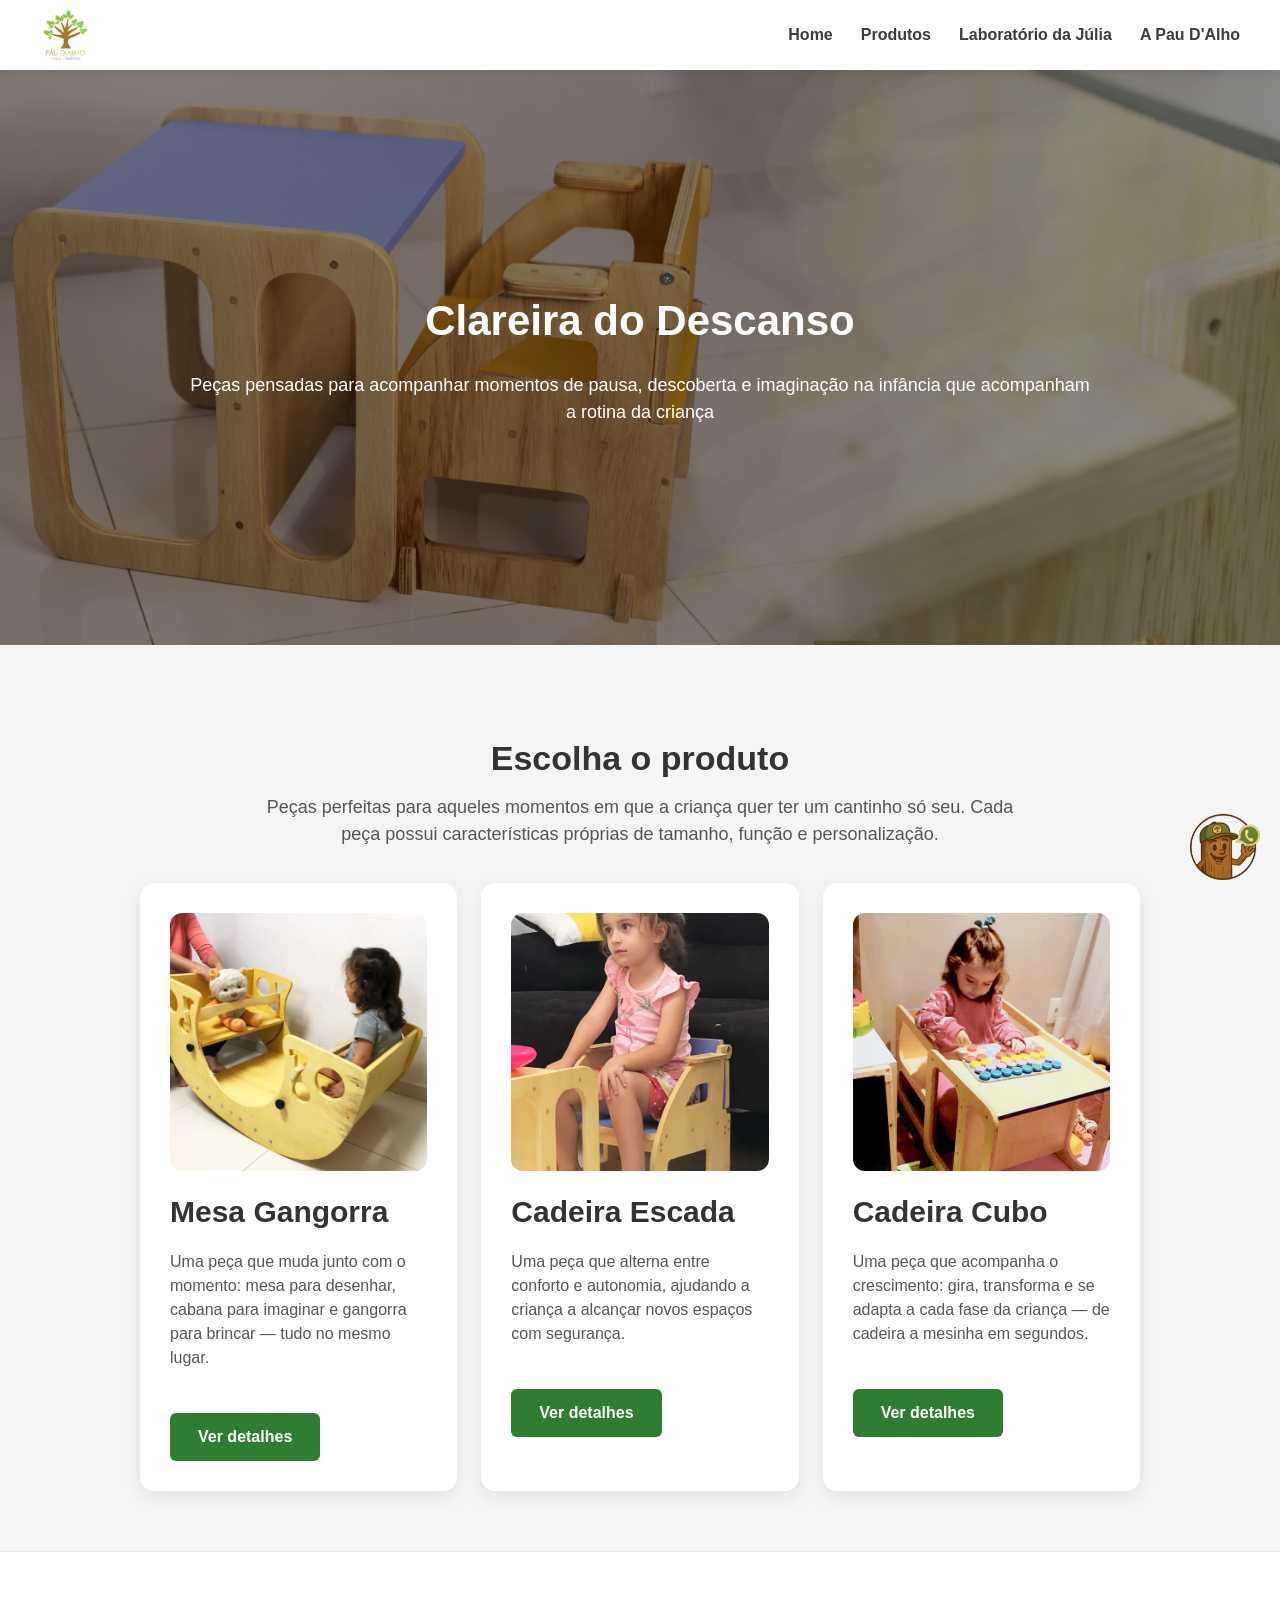
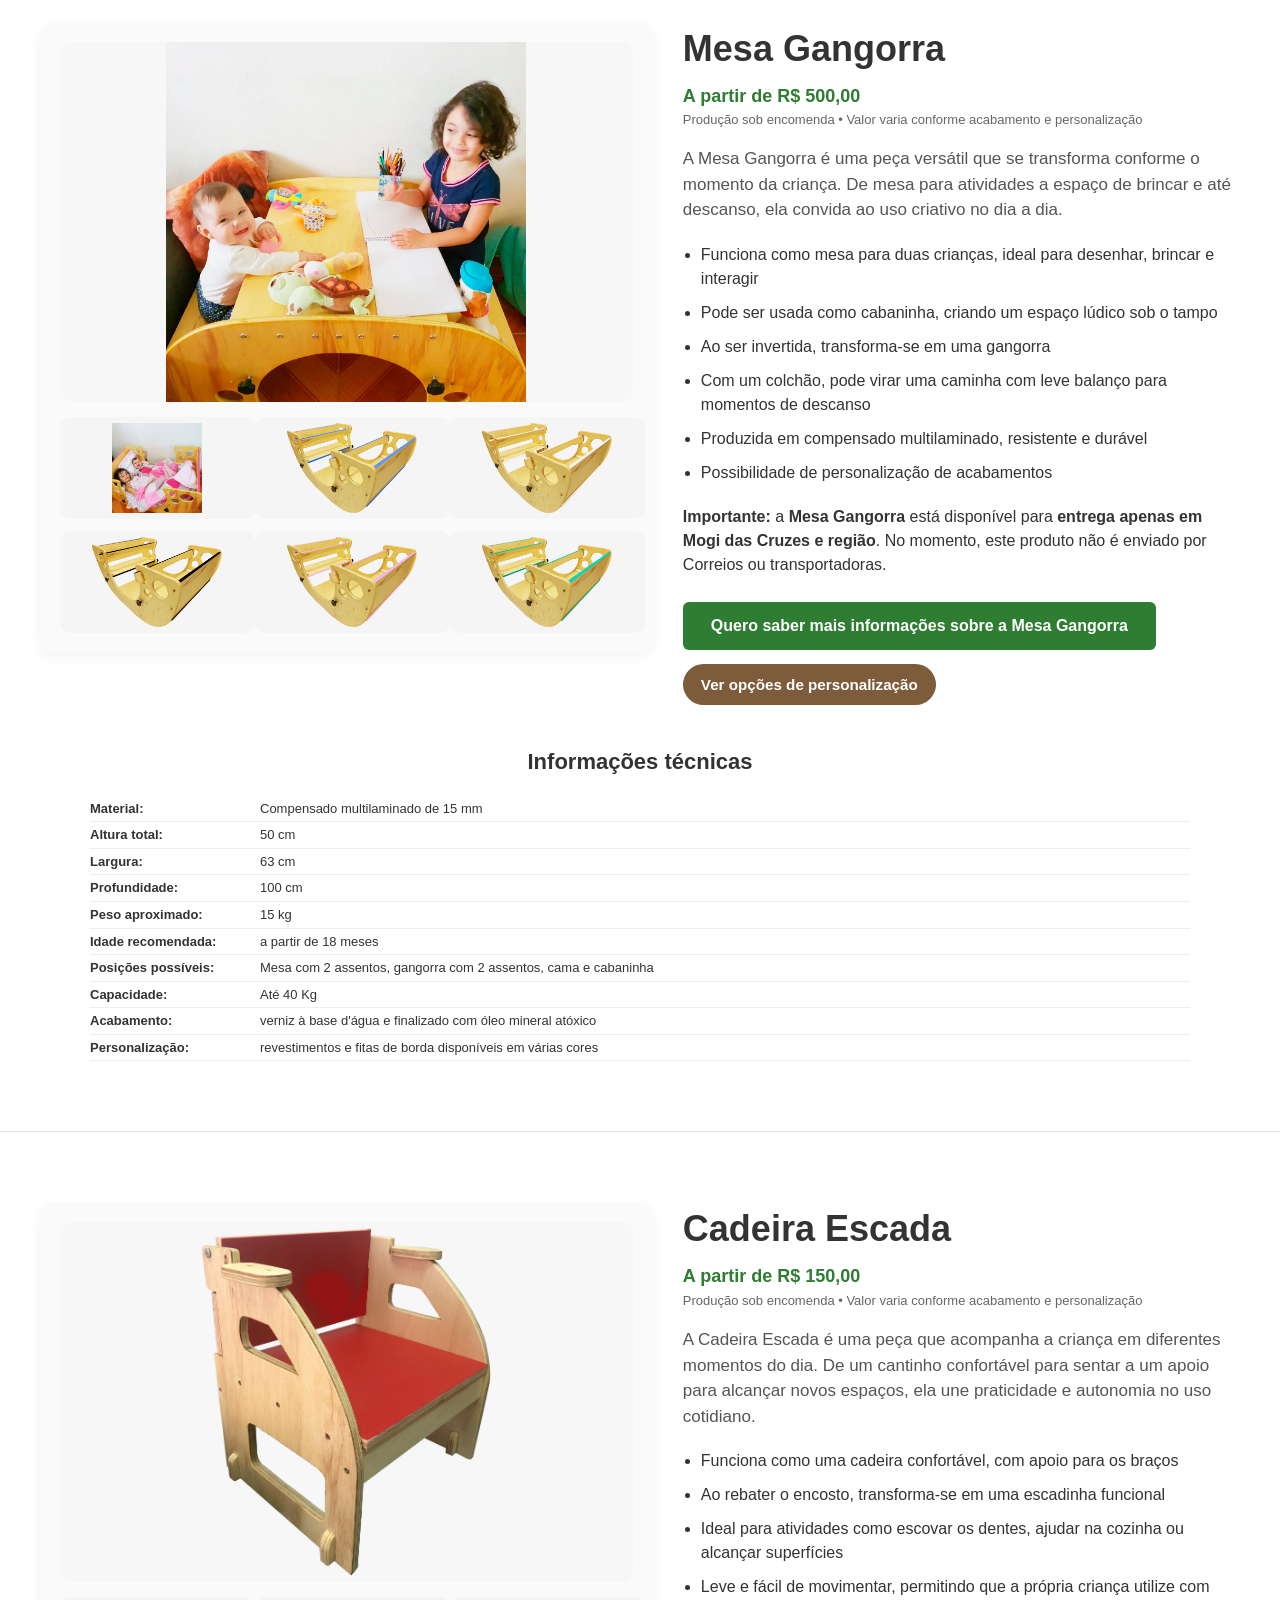
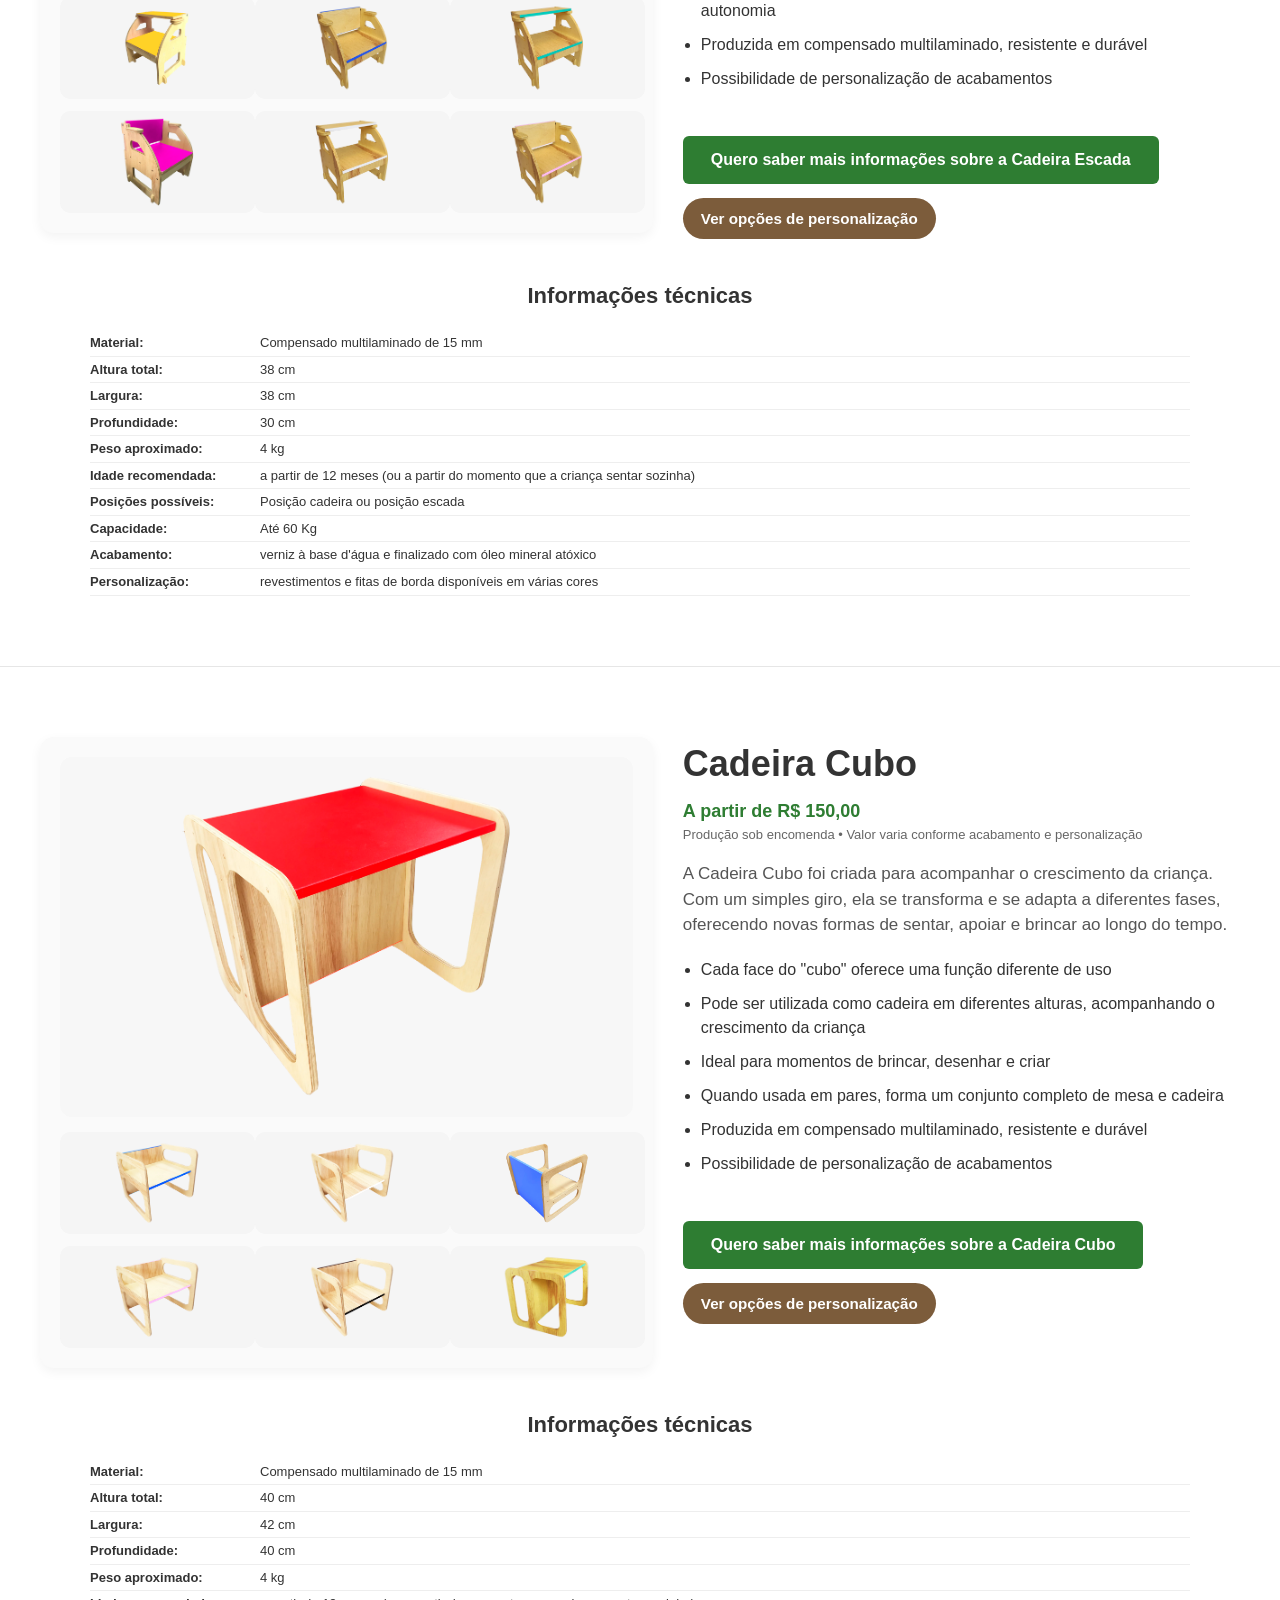
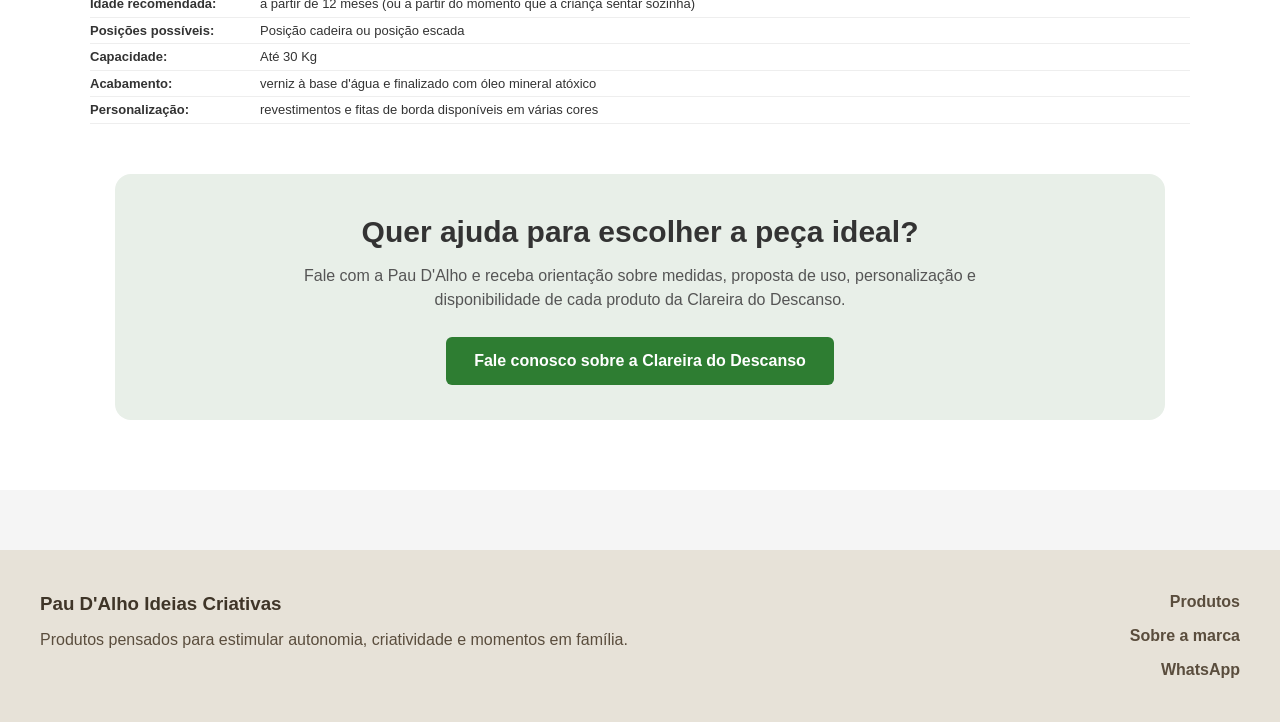
<file: clareira.html>
<!DOCTYPE html>
<html lang="pt-BR">

<head>
 <!-- Google Tag Manager -->
<script>
(function(w,d,s,l,i){
  w[l]=w[l]||[];
  w[l].push({'gtm.start': new Date().getTime(),event:'gtm.js'});
  var f=d.getElementsByTagName(s)[0],
      j=d.createElement(s),
      dl=l!='dataLayer'?'&l='+l:'';
  j.async=true;
  j.src='https://www.googletagmanager.com/gtm.js?id='+i+dl;
  f.parentNode.insertBefore(j,f);
})(window,document,'script','dataLayer','GTM-KJJBB77M');
</script>
<!-- End Google Tag Manager -->
<meta charset="UTF-8">
<meta name="viewport" content="width=device-width, initial-scale=1.0">
<title>Clareira do Descanso | Pau D'Alho</title>
<link rel="stylesheet" href="assets/css/style.css">
</head>

<body>
 <!-- Google Tag Manager (noscript) -->
<noscript>
  <iframe
    src="https://www.googletagmanager.com/ns.html?id=GTM-KJJBB77M"
    height="0"
    width="0"
    style="display:none;visibility:hidden">
  </iframe>
</noscript>
<!-- End Google Tag Manager (noscript) -->

<!-- INÍCIO: SUBSTITUI O HEADER ANTIGO -->
<div id="site-header"></div>
<!-- FIM: SUBSTITUI O HEADER ANTIGO -->

<section class="hero hero-clareira">
<div class="hero-texto">
<h1>Clareira do Descanso</h1>
<p>Peças pensadas para acompanhar momentos de pausa, descoberta e imaginação na infância que acompanham a rotina da criança</p>
</section>

<section class="secao">
<h2>Escolha o produto</h2>
<p class="secao-intro">Peças perfeitas para aqueles momentos em que a criança quer ter um cantinho só seu. Cada peça possui características próprias de tamanho, função e personalização.</p>

<div class="grid-modelos">

<div class="modelo-card">
 <img src="assets/images/clareira/mesa_gangorra.webp" alt="Mesa Gangorra" class="modelo-img">
<h3>Mesa Gangorra</h3>
<p>Uma peça que muda junto com o momento: mesa para desenhar, cabana para imaginar e gangorra para brincar — tudo no mesmo lugar.</p>
<a class="botao" href="#mesa-gangorra">Ver detalhes</a>
</div>

<div class="modelo-card">
<img src="assets/images/clareira/cadeira_escada.webp" alt="Cadeira Escada" class="modelo-img">
<h3>Cadeira Escada</h3>
<p>Uma peça que alterna entre conforto e autonomia, ajudando a criança a alcançar novos espaços com segurança.</p>
<a class="botao" href="#cadeira-escada">Ver detalhes</a>
</div>

<div class="modelo-card">
<img src="assets/images/clareira/cadeira_cubo.webp" alt="Cadeira Cubo" class="modelo-img">
<h3>Cadeira Cubo</h3>
<p>Uma peça que acompanha o crescimento: gira, transforma e se adapta a cada fase da criança — de cadeira a mesinha em segundos.</p>
<a class="botao" href="#cadeira-cubo">Ver detalhes</a>
</div>

</div>
</section>

<section class="produto-detalhe" id="mesa-gangorra">
<div class="produto-container">

<div class="galeria">
<div class="galeria-principal">
 <img
  id="imagem-principal-mesa-gangorra"
  src="assets/images/clareira/mesa_gangorra_AP_mes.webp"
  alt="Mesa Gangorra"</div>
</div>

<div class="galeria-miniaturas">
<img
  class="miniatura"
  src="assets/images/clareira/mesa_gangorra_AP_cam.webp"
  onclick="trocarImagem('imagem-principal-mesa-gangorra', 'assets/images/clareira/mesa_gangorra_AP_cam.webp')"
  alt="">  

<img
  class="miniatura"
  src="assets/images/clareira/mesa_gangorra_APazul_gang.webp"
  onclick="trocarImagem('imagem-principal-mesa-gangorra', 'assets/images/clareira/mesa_gangorra_APazul_gang.webp')"
  alt=""
>
  
<img
  class="miniatura"
  src="assets/images/clareira/mesa_gangorra_APbr_gang.webp"
  onclick="trocarImagem('imagem-principal-mesa-gangorra', 'assets/images/clareira/mesa_gangorra_APbr_gang.webp')"
  alt=""
>

<img
  class="miniatura"
  src="assets/images/clareira/mesa_gangorra_APpt_gang.webp"
  onclick="trocarImagem('imagem-principal-mesa-gangorra', 'assets/images/clareira/mesa_gangorra_APpt_gang.webp')"
  alt=""
>

<img
  class="miniatura"
  src="assets/images/clareira/mesa_gangorra_APros_gang.webp"
  onclick="trocarImagem('imagem-principal-mesa-gangorra', 'assets/images/clareira/mesa_gangorra_APros_gang.webp')"
  alt=""
>

<img
  class="miniatura"
  src="assets/images/clareira/mesa_gangorra_APvd_gang.webp"
  onclick="trocarImagem('imagem-principal-mesa-gangorra', 'assets/images/clareira/mesa_gangorra_APvd_gang.webp')"
  alt=""
>
</div>
</div>

<div class="produto-info">
<h2>Mesa Gangorra</h2>
  <div class="preco-produto">
    <p class="preco">A partir de R$ 500,00</p>
    <p class="preco-info">Produção sob encomenda • Valor varia conforme acabamento e personalização</p>
  </div>
<p>A Mesa Gangorra é uma peça versátil que se transforma conforme o momento da criança. De mesa para atividades a espaço de brincar e até descanso, ela convida ao uso criativo no dia a dia.</p>

<ul class="lista-destaques">
<li>Funciona como mesa para duas crianças, ideal para desenhar, brincar e interagir</li>
<li>Pode ser usada como cabaninha, criando um espaço lúdico sob o tampo</li>
<li>Ao ser invertida, transforma-se em uma gangorra</li>
<li>Com um colchão, pode virar uma caminha com leve balanço para momentos de descanso</li>
<li>Produzida em compensado multilaminado, resistente e durável</li>
  <li>Possibilidade de personalização de acabamentos</li>
</ul>

<div class="aviso-personalizacao">
<strong>Importante:</strong> a <strong>Mesa Gangorra</strong> está disponível para <strong>entrega apenas em Mogi das Cruzes e região</strong>. No momento, este produto não é enviado por Correios ou transportadoras.
</div>

<a class="botao" data-whatsapp="Olá! Quero saber mais informações sobre a Mesa Gangorra.">
  Quero saber mais informações sobre a Mesa Gangorra
</a>
  <button 
  class="btn-personalizacao"
  data-modal-title="Opções de personalização"
  data-modal-text="Este modelo pode receber diferentes combinações de acabamento, revestimento e fita de borda, permitindo que a peça converse melhor com o quarto da criança e com o estilo da sua casa."
  data-modal-list="Revestimentos coloridos;Fita de borda em cores selecionadas;Combinações conforme disponibilidade;Acabamento pensado para uso infantil"
>
  Ver opções de personalização
</button>
</div>
  
</div>
 <div class="ficha-tecnica">

<h3>Informações técnicas</h3>

<ul>
<li><strong>Material:</strong> Compensado multilaminado de 15 mm</li>
<li><strong>Altura total:</strong> 50 cm</li>
<li><strong>Largura:</strong> 63 cm</li>
<li><strong>Profundidade:</strong> 100 cm</li>
<li><strong>Peso aproximado:</strong> 15 kg</li>
<li><strong>Idade recomendada:</strong> a partir de 18 meses</li>
<li><strong>Posições possíveis:</strong> Mesa com 2 assentos, gangorra com 2 assentos, cama e cabaninha</li>
 <li><strong>Capacidade:</strong> Até 40 Kg</li>
<li><strong>Acabamento:</strong> verniz à base d'água e finalizado com óleo mineral atóxico</li>
<li><strong>Personalização:</strong> revestimentos e fitas de borda disponíveis em várias cores</li>

</ul>

</div>
</section>

<section class="produto-detalhe" id="cadeira-escada">
<div class="produto-container">

<div class="galeria">
<div class="galeria-principal">
  <img
  id="imagem-principal-cadeira-escada"
  src="assets/images/clareira/cadeira_escada_Rvm_cad.webp"
  alt="Cadeira Escada">
</div>

<div class="galeria-miniaturas">
<img
  class="miniatura"
  src="assets/images/clareira/cadeira_escada_Ram_esc.webp"
  onclick="trocarImagem('imagem-principal-cadeira-escada', 'assets/images/clareira/cadeira_escada_Ram_esc.webp')"
  alt="">  

<img
  class="miniatura"
  src="assets/images/clareira/cadeira_escada_APaz_cad.webp"
  onclick="trocarImagem('imagem-principal-cadeira-escada', 'assets/images/clareira/cadeira_escada_APaz_cad.webp')"
  alt=""
>
  
<img
  class="miniatura"
  src="assets/images/clareira/cadeira_escada_APvd_esc.webp"
  onclick="trocarImagem('imagem-principal-cadeira-escada', 'assets/images/clareira/cadeira_escada_APvd_esc.webp')"
  alt=""
>

<img
  class="miniatura"
  src="assets/images/clareira/cadeira_escada_Rros_cad.webp"
  onclick="trocarImagem('imagem-principal-cadeira-escada', 'assets/images/clareira/cadeira_escada_Rros_cad.webp')"
  alt=""
>

<img
  class="miniatura"
  src="assets/images/clareira/cadeira_escada_APbr_esc.webp"
  onclick="trocarImagem('imagem-principal-cadeira-escada', 'assets/images/clareira/cadeira_escada_APbr_esc.webp')"
  alt=""
>

<img
  class="miniatura"
  src="assets/images/clareira/cadeira_escada_APros_cad.webp"
  onclick="trocarImagem('imagem-principal-cadeira-escada', 'assets/images/clareira/cadeira_escada_APros_cad.webp')"
  alt=""
>
 </div>
</div>

<div class="produto-info">
<h2>Cadeira Escada</h2>
  <div class="preco-produto">
    <p class="preco">A partir de R$ 150,00</p>
    <p class="preco-info">Produção sob encomenda • Valor varia conforme acabamento e personalização</p>
  </div>
<p>A Cadeira Escada é uma peça que acompanha a criança em diferentes momentos do dia. De um cantinho confortável para sentar a um apoio para alcançar novos espaços, ela une praticidade e autonomia no uso cotidiano.</p>

<ul class="lista-destaques">
<li>Funciona como uma cadeira confortável, com apoio para os braços</li>
<li>Ao rebater o encosto, transforma-se em uma escadinha funcional</li>
<li>Ideal para atividades como escovar os dentes, ajudar na cozinha ou alcançar superfícies</li>
<li>Leve e fácil de movimentar, permitindo que a própria criança utilize com autonomia</li>
<li>Produzida em compensado multilaminado, resistente e durável</li>
  <li>Possibilidade de personalização de acabamentos</li>
</ul>

<a class="botao" data-whatsapp="Olá! Quero saber mais informações sobre a Cadeira Escada.">
  Quero saber mais informações sobre a Cadeira Escada
</a>
  <button 
  class="btn-personalizacao"
  data-modal-title="Opções de personalização"
  data-modal-text="Este modelo pode receber diferentes combinações de acabamento, revestimento e fita de borda, permitindo que a peça converse melhor com o quarto da criança e com o estilo da sua casa."
  data-modal-list="Revestimentos coloridos;Fita de borda em cores selecionadas;Combinações conforme disponibilidade;Acabamento pensado para uso infantil"
>
  Ver opções de personalização
</button> 
</div>
 
</div>
  <div class="ficha-tecnica">

<h3>Informações técnicas</h3>

<ul>
<li><strong>Material:</strong> Compensado multilaminado de 15 mm</li>
<li><strong>Altura total:</strong> 38 cm</li>
<li><strong>Largura:</strong>  38 cm</li>
<li><strong>Profundidade:</strong> 30 cm</li>
<li><strong>Peso aproximado:</strong> 4 kg</li>
<li><strong>Idade recomendada:</strong> a partir de 12 meses (ou a partir do momento que a criança sentar sozinha)</li>
<li><strong>Posições possíveis:</strong> Posição cadeira ou posição escada</li>
 <li><strong>Capacidade:</strong> Até 60 Kg</li>
<li><strong>Acabamento:</strong> verniz à base d'água e finalizado com óleo mineral atóxico</li>
<li><strong>Personalização:</strong> revestimentos e fitas de borda disponíveis em várias cores</li>

</ul>

</div>
</section>

<section class="produto-detalhe" id="cadeira-cubo">
<div class="produto-container">

<div class="galeria">
<div class="galeria-principal">  
 <img
  id="imagem-principal-cadeira-cubo"
  src="assets/images/clareira/cadeira_cubo_Rvm_mesa.webp"
  alt="Cadeira Cubo"></div>

<div class="galeria-miniaturas">
<img
  class="miniatura"
  src="assets/images/clareira/cadeira_cubo_APaz_ca.webp"
  onclick="trocarImagem('imagem-principal-cadeira-cubo', 'assets/images/clareira/cadeira_cubo_APaz_ca.webp')"
  alt="">  

<img
  class="miniatura"
  src="assets/images/clareira/cadeira_cubo_APbr_cb.webp"
  onclick="trocarImagem('imagem-principal-cadeira-cubo', 'assets/images/clareira/cadeira_cubo_APbr_cb.webp')"
  alt=""
>
  
<img
  class="miniatura"
  src="assets/images/clareira/cadeira_cubo_Raz_mural.webp"
  onclick="trocarImagem('imagem-principal-cadeira-cubo', 'assets/images/clareira/cadeira_cubo_Raz_mural.webp')"
  alt=""
>

<img
  class="miniatura"
  src="assets/images/clareira/cadeira_cubo_APros_ca.webp"
  onclick="trocarImagem('imagem-principal-cadeira-cubo', 'assets/images/clareira/cadeira_cubo_APros_ca.webp')"
  alt=""
>

<img
  class="miniatura"
  src="assets/images/clareira/cadeira_cubo_APpt_cb.webp"
  onclick="trocarImagem('imagem-principal-cadeira-cubo', 'assets/images/clareira/cadeira_cubo_APpt_cb.webp')"
  alt=""
>

<img
  class="miniatura"
  src="assets/images/clareira/cadeira_cubo_APvd_mesa.webp"
  onclick="trocarImagem('imagem-principal-cadeira-cubo', 'assets/images/clareira/cadeira_cubo_APvd_mesa.webp')"
  alt=""
>
</div>
</div>

<div class="produto-info">
<h2>Cadeira Cubo</h2>
  <div class="preco-produto">
    <p class="preco">A partir de R$ 150,00</p>
    <p class="preco-info">Produção sob encomenda • Valor varia conforme acabamento e personalização</p>
  </div>
<p>A Cadeira Cubo foi criada para acompanhar o crescimento da criança. Com um simples giro, ela se transforma e se adapta a diferentes fases, oferecendo novas formas de sentar, apoiar e brincar ao longo do tempo.</p>

<ul class="lista-destaques">
<li>Cada face do "cubo" oferece uma função diferente de uso</li>
<li>Pode ser utilizada como cadeira em diferentes alturas, acompanhando o crescimento da criança</li>
<li>Ideal para momentos de brincar, desenhar e criar</li>
<li>Quando usada em pares, forma um conjunto completo de mesa e cadeira</li>
<li>Produzida em compensado multilaminado, resistente e durável</li>
  <li>Possibilidade de personalização de acabamentos</li>
</ul>

<a class="botao" data-whatsapp="Olá! Quero saber mais informações sobre a Cadeira Cubo.">
  Quero saber mais informações sobre a Cadeira Cubo
</a>
  <button 
  class="btn-personalizacao"
  data-modal-title="Opções de personalização"
  data-modal-text="Este modelo pode receber diferentes combinações de acabamento, revestimento e fita de borda, permitindo que a peça converse melhor com o quarto da criança e com o estilo da sua casa."
  data-modal-list="Revestimentos coloridos;Fita de borda em cores selecionadas;Combinações conforme disponibilidade;Acabamento pensado para uso infantil"
>
  Ver opções de personalização
</button>  
</div>

</div>
  <div class="ficha-tecnica">

<h3>Informações técnicas</h3>

<ul>
<li><strong>Material:</strong> Compensado multilaminado de 15 mm</li>
<li><strong>Altura total:</strong> 40 cm</li>
<li><strong>Largura:</strong>  42 cm</li>
<li><strong>Profundidade:</strong> 40 cm</li>
<li><strong>Peso aproximado:</strong> 4 kg</li>
<li><strong>Idade recomendada:</strong> a partir de 12 meses (ou a partir do momento que a criança sentar sozinha)</li>
<li><strong>Posições possíveis:</strong> Posição cadeira ou posição escada</li>
 <li><strong>Capacidade:</strong> Até 30 Kg</li>
<li><strong>Acabamento:</strong> verniz à base d'água e finalizado com óleo mineral atóxico</li>
<li><strong>Personalização:</strong> revestimentos e fitas de borda disponíveis em várias cores</li>

</ul>

</div>
<div class="cta-final">
<h3>Quer ajuda para escolher a peça ideal?</h3>
<p>Fale com a Pau D'Alho e receba orientação sobre medidas, proposta de uso, personalização e disponibilidade de cada produto da Clareira do Descanso.</p>
<a class="botao" data-whatsapp="Olá! Quero tirar algumas dúvidas sobre os produtos da Clareira do Descanso.">
  Fale conosco sobre a Clareira do Descanso</a>
</div>
</section>

<!-- INÍCIO: SUBSTITUI O FOOTER ANTIGO -->
<div id="site-footer"></div>
<!-- FIM: SUBSTITUI O FOOTER ANTIGO -->
<!-- MODAL PERSONALIZAÇÃO -->
<div class="modal-personalizacao-overlay" id="modalPersonalizacao" aria-hidden="true">
  <div class="modal-personalizacao" role="dialog" aria-modal="true" aria-labelledby="modalPersonalizacaoTitulo">
    <button class="modal-personalizacao-fechar" id="fecharModalPersonalizacao" aria-label="Fechar">✕</button>

    <div class="modal-personalizacao-scroll">
      <div class="modal-personalizacao-conteudo">
        <span class="modal-personalizacao-tag">Personalização</span>
        <h3 id="modalPersonalizacaoTitulo">Opções de personalização</h3>

        <p class="modal-personalizacao-intro">
          Uma das maiores vantagens dos nossos produtos é a possibilidade de personalização. Isso ajuda a família a escolher uma versão mais alinhada ao estilo da casa e à proposta visual do ambiente.
        </p>

        <div class="modal-personalizacao-aviso">
          <strong>Regra de personalização:</strong>
          quando o produto possui <strong>revestimento</strong>, a <strong>fita de borda acompanha a mesma cor</strong>.
          Quando o produto é feito <strong>sem revestimento</strong>, a cor da <strong>fita de borda</strong> pode ser escolhida separadamente.
        </div>

        <div class="modal-bloco-cores">
          <h4>Opções de revestimento</h4>
          <p>Quando houver revestimento aplicado, estas são as cores disponíveis:</p>

          <div class="modal-swatches">
            <div class="modal-swatch">
              <div class="modal-swatch-cor" style="background:#7894db;"></div>
              <h5>Azul claro</h5>
            </div>

            <div class="modal-swatch">
              <div class="modal-swatch-cor" style="background:#e8a229;"></div>
              <h5>Amarelo alaranjado</h5>
            </div>

            <div class="modal-swatch">
              <div class="modal-swatch-cor cor-escura" style="background:#000000;"></div>
              <h5>Preto</h5>
            </div>

            <div class="modal-swatch">
              <div class="modal-swatch-cor cor-clara" style="background:#ffffff;"></div>
              <h5>Branco</h5>
            </div>

            <div class="modal-swatch">
              <div class="modal-swatch-cor" style="background:#c7417f;"></div>
              <h5>Rosa escuro</h5>
            </div>

            <div class="modal-swatch">
              <div class="modal-swatch-cor" style="background:#ab312a;"></div>
              <h5>Vermelho</h5>
            </div>
          </div>
        </div>

        <div class="modal-bloco-cores">
          <h4>Opções de fita de borda</h4>
          <p>Quando o produto for sem revestimento, estas são as cores disponíveis para a fita de borda:</p>

          <div class="modal-swatches">
            <div class="modal-swatch">
              <div class="modal-swatch-cor" style="background:#0060aa;"></div>
              <h5>Azul puro</h5>
            </div>

            <div class="modal-swatch">
              <div class="modal-swatch-cor" style="background:#f7df3c;"></div>
              <h5>Amarelo puro</h5>
            </div>

            <div class="modal-swatch">
              <div class="modal-swatch-cor cor-escura" style="background:#000000;"></div>
              <h5>Preto</h5>
            </div>

            <div class="modal-swatch">
              <div class="modal-swatch-cor cor-clara" style="background:#ffffff;"></div>
              <h5>Branco</h5>
            </div>

            <div class="modal-swatch">
              <div class="modal-swatch-cor" style="background:#cbb9c1;"></div>
              <h5>Rosa claro</h5>
            </div>

            <div class="modal-swatch">
              <div class="modal-swatch-cor" style="background:#83beb9;"></div>
              <h5>Verde</h5>
            </div>

            <div class="modal-swatch">
              <div class="modal-swatch-cor" style="background:#ab312a;"></div>
              <h5>Vermelho</h5>
            </div>
           
</div>
           <div class="modal-bloco-cores">
  <h4>Opção de lousa (quadro negro) - opção disponível somente para o produto Torre de Aprendizagem</h4>

  <p>
    A torre também pode receber a pintura do mural com tinta de quadro negro,
    transformando essa área em uma lousa funcional para desenho e escrita.
  </p>

  <p>
    Essa personalização traz ainda mais possibilidades de uso no dia a dia,
    incentivando a criatividade e a participação da criança nos momentos de
    brincadeira e rotina.
  </p>

  <div class="modal-personalizacao-aviso">
    A lousa pode ser combinada com qualquer acabamento: torre sem cor,
    com fita de borda ou com revestimento.
  </div>
          </div>
        </div>
      </div>
    </div>
  </div>
</div>
 <!-- WHATSAPP FLUTUANTE -->
<a class="whatsapp" data-whatsapp="Olá! Vim pela página Clareira do Descanso e quero saber mais sobre os produtos.">
  <img src="assets/images/interface/toco-whatsapp.png" alt="Falar no WhatsApp">
</a>
<script src="assets/js/script.js"></script>

</body>
</html>
</file>
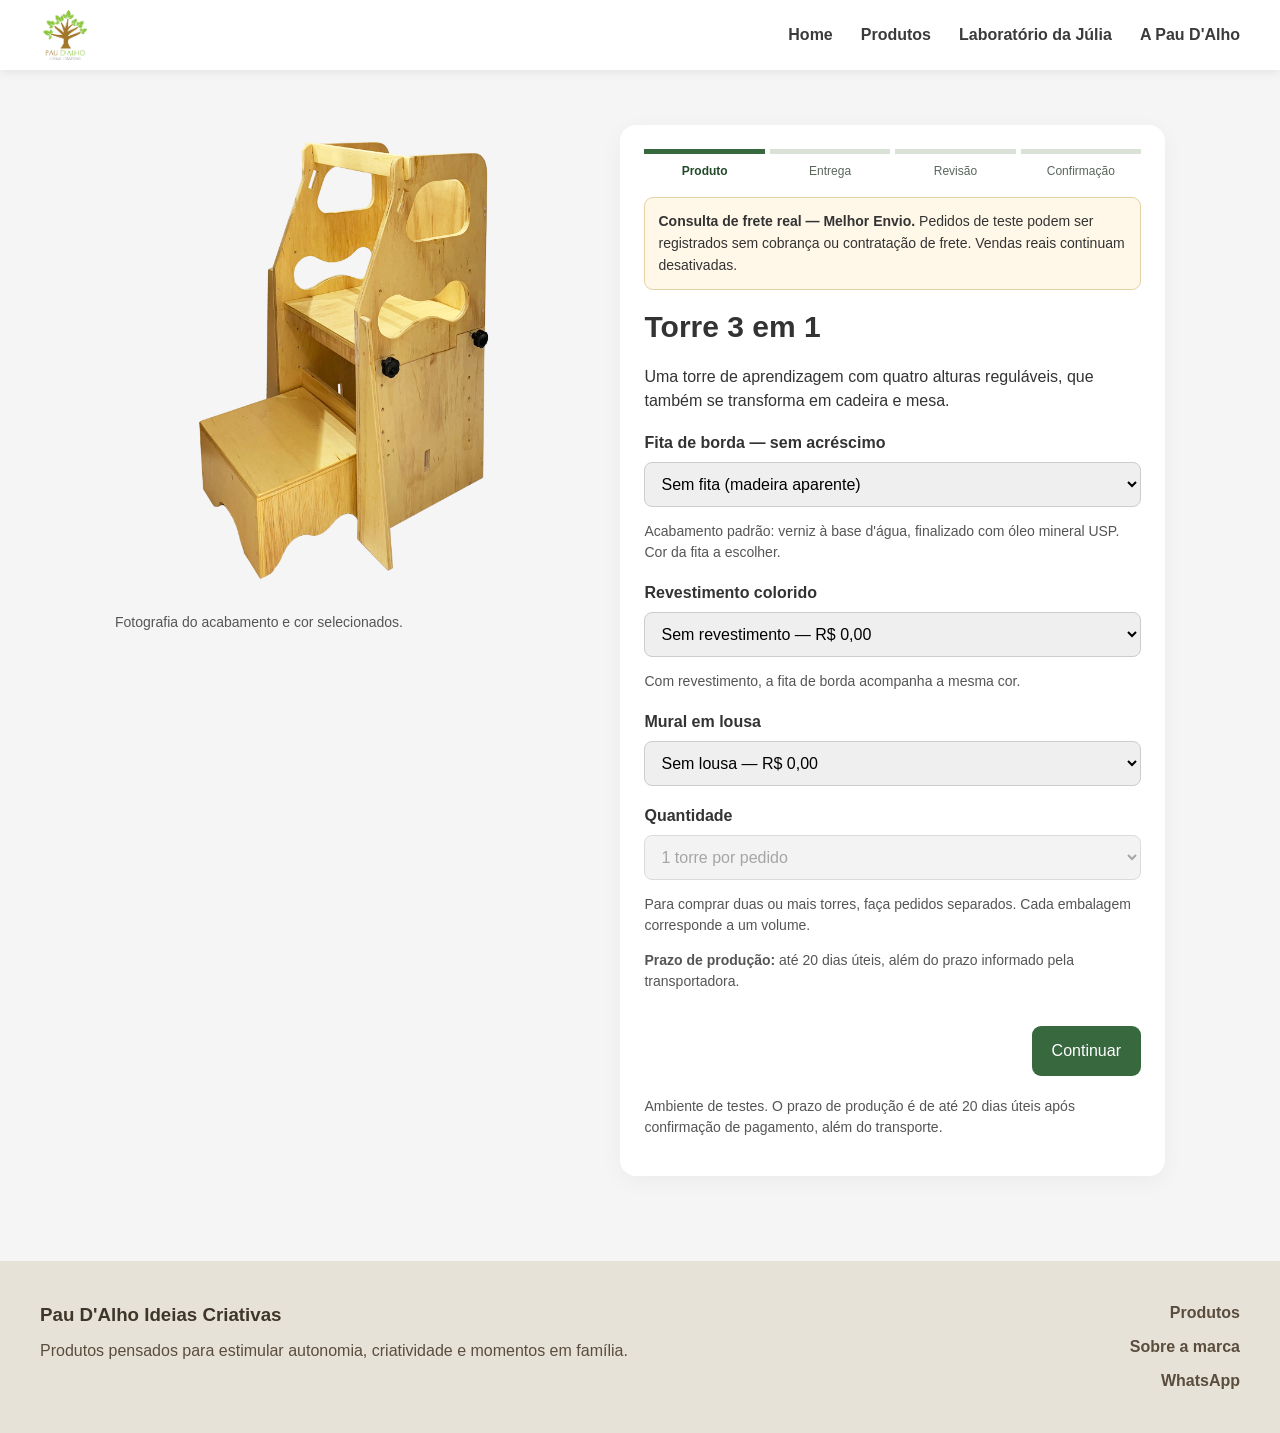
<file: comprar-torre-3em1.html>
<!doctype html><html lang="pt-BR"><head><meta charset="utf-8"><meta name="viewport" content="width=device-width,initial-scale=1"><meta name="robots" content="noindex,nofollow"><title>Comprar Torre 3 em 1 | Testes Pau D'Alho</title><link rel="stylesheet" href="assets/css/style.css"><style>
.compra-wrap{max-width:1050px;margin:30px auto;padding:25px;display:grid;grid-template-columns:1fr 1.15fr;gap:32px}.compra-wrap>*{min-width:0}.compra-img{width:100%;border-radius:15px;display:block}.compra-info{background:white;border-radius:16px;padding:24px;box-shadow:0 5px 22px #0000000b}.compra-info h1{font-size:30px;margin:0 0 10px}.compra-info label{display:block;font-weight:650;margin:18px 0 7px}.compra-info select,.compra-info input{padding:12px;width:100%;box-sizing:border-box;border:1px solid #ccc;border-radius:8px;font:inherit}.compra-info button{border:0;border-radius:9px;padding:13px 20px;background:#38683e;color:white;font:inherit;cursor:pointer;margin-top:12px}.compra-info button:disabled{opacity:.6;cursor:not-allowed}.compra-aviso{background:#fff8e9;border:1px solid #e5d1a4;padding:13px;border-radius:9px;font-size:14px;line-height:1.55}.compra-opcoes{display:grid;gap:8px;margin-top:12px}.compra-opcao{padding:12px;border:1px solid #ddd;border-radius:9px;display:flex;justify-content:space-between;gap:12px;align-items:center}.compra-opcao label{margin:0;display:flex;gap:8px;align-items:center;cursor:pointer;font-weight:normal}.compra-opcao input{width:auto}.compra-total{margin-top:16px;padding:16px;background:#f2f6ef;border-radius:10px}.compra-total p{display:flex;justify-content:space-between;gap:14px;margin:7px 0}.compra-total strong{font-size:20px}.compra-sub{color:#555;font-size:14px}.compra-footer{margin-top:20px;color:#555;font-size:14px}.pedido-preview{border-top:1px solid #ddd;margin-top:24px;padding-top:15px}.pedido-preview h2{font-size:21px}.pedido-preview [hidden]{display:none}.resumo-compra{margin-top:18px;border:1px solid #dde6d8;border-radius:13px;padding:20px;background:#fff}.resumo-compra h3{font-size:21px;margin:0 0 16px}.resumo-item{display:flex;gap:16px;align-items:flex-start;padding-bottom:16px;border-bottom:1px solid #e8ede5}.resumo-item img{width:85px;height:100px;object-fit:contain;border-radius:9px;background:#f7f7f5}.resumo-item-info{flex:1;min-width:0}.resumo-item-info strong{display:block}.resumo-detalhe{font-size:14px;color:#555;margin:5px 0}.resumo-linha{display:flex;justify-content:space-between;align-items:flex-start;gap:12px;margin-top:13px}.resumo-linha strong{text-align:right;white-space:nowrap}.resumo-linha-total{border-top:1px solid #dfe6db;padding-top:15px;margin-top:16px;font-size:19px;font-weight:700}.resumo-informacao{background:#f3f6f1;border-radius:9px;padding:12px;margin-top:16px;font-size:14px;line-height:1.5}.resumo-endereco{margin-top:18px;font-size:14px;color:#4c4c4c}.resumo-endereco p{margin:6px 0}.resumo-alerta{font-size:13px;color:#6c4d21;margin:15px 0 0}.resumo-erro{padding:12px;border-radius:8px;background:#fff2e8;color:#6d3321}.compra-estado{color:#744b16;font-size:14px} @media(max-width:780px){.compra-wrap{grid-template-columns:1fr;padding:10px 15px;gap:12px;margin:10px auto}.compra-img{width:100%;height:220px;object-fit:contain;background:white}.compra-info{padding:18px}.foto-legenda{font-size:12px;margin:6px 0}.compra-info h1{font-size:25px}.compra-aviso{margin:0 0 12px}}
 .compra-wrap.etapa-ampla{grid-template-columns:minmax(0,1fr);max-width:750px}.compra-etapa[hidden],#imagem-produto[hidden]{display:none!important}.compra-progresso{margin:0 0 18px}.compra-progresso ol{list-style:none;display:grid;grid-template-columns:repeat(4,1fr);gap:5px;padding:0;margin:0}.compra-progresso li{font-size:12px;text-align:center;line-height:1.35;border-top:5px solid #dae2d7;padding:9px 1px 0;color:#59665b}.compra-progresso li.ativo{border-color:#38683e;font-weight:750;color:#234b2a}.compra-progresso li.concluido{border-color:#9bb79b}.compra-navegacao{display:flex;gap:12px;justify-content:flex-end;flex-wrap:wrap;margin-top:22px}.compra-info .compra-voltar{background:#e9efe6;color:#244c2b}.compra-etapa h2{font-size:22px;margin:7px 0 12px}.compra-etapa .pedido-preview{margin-top:18px}@media(max-width:780px){.compra-progresso li{font-size:10px}.compra-navegacao button{flex:1}}.compra-info input.campo-invalido,.compra-info select.campo-invalido{border:2px solid #b3261e!important;background:#fff7f5!important;outline-offset:2px}.erro-campo{font-size:13px;color:#a01814;font-weight:700;margin:5px 0 0}.compra-estado.aviso-erro{background:#fff0ec;color:#a01814;border-left:4px solid #b3261e;padding:12px;border-radius:5px;font-weight:700}</style></head><body><div id="site-header"></div><main class="compra-wrap"><div id="imagem-produto"><img id="foto-torre" class="compra-img" src="assets/images/torres/3em1/3em1_SC_n01.webp" alt="Torre 3 em 1 da Pau D'Alho em madeira"><p id="foto-legenda" class="compra-sub foto-legenda">Foto da versão sem fita de borda.</p></div><section class="compra-info">
<nav class="compra-progresso" aria-label="Etapas do pedido"><ol><li class="ativo" data-indicador="1">Produto</li><li data-indicador="2">Entrega</li><li data-indicador="3">Revisão</li><li data-indicador="4">Confirmação</li></ol></nav>
<p id="aviso-navegacao" class="compra-estado" role="status" aria-live="polite"></p>
<div class="compra-etapa" id="etapa-1">
<p class="compra-aviso"><strong>Consulta de frete real — Melhor Envio.</strong> Pedidos de teste podem ser registrados sem cobrança ou contratação de frete. Vendas reais continuam desativadas.</p><h1>Torre 3 em 1</h1><p>Uma torre de aprendizagem com quatro alturas reguláveis, que também se transforma em cadeira e mesa.</p><label for="fita">Fita de borda — sem acréscimo</label><select id="fita"><option value="sem">Sem fita (madeira aparente)</option><option value="azul">Azul</option><option value="amarelo">Amarelo</option><option value="preto">Preto</option><option value="branco">Branco</option><option value="verde">Verde</option><option value="rosa">Rosa</option><option value="vermelho" hidden>Vermelho (apenas com revestimento)</option></select><p class="compra-sub">Acabamento padrão: verniz à base d'água, finalizado com óleo mineral USP. Cor da fita a escolher.</p>
<label for="revestimento">Revestimento colorido</label><select id="revestimento"><option value="nao">Sem revestimento — R$ 0,00</option><option value="azul">Azul — + R$ 50,00</option><option value="amarelo">Amarelo — + R$ 50,00</option><option value="preto">Preto — + R$ 50,00</option><option value="branco">Branco — + R$ 50,00</option><option value="rosa">Rosa — + R$ 50,00</option><option value="vermelho">Vermelho — + R$ 50,00</option></select><p class="compra-sub">Com revestimento, a fita de borda acompanha a mesma cor.</p>
<label for="lousa">Mural em lousa</label><select id="lousa"><option value="nao">Sem lousa — R$ 0,00</option><option value="sim">Com pintura de quadro negro — + R$ 40,00</option></select>
<label for="quantidade">Quantidade</label><select id="quantidade" disabled><option value="1">1 torre por pedido</option></select><p class="compra-sub">Para comprar duas ou mais torres, faça pedidos separados. Cada embalagem corresponde a um volume.</p>
<p class="compra-sub"><strong>Prazo de produção:</strong> até 20 dias úteis, além do prazo informado pela transportadora.</p><div class="compra-navegacao"><button type="button" data-avancar="2">Continuar</button></div>
</div>
<div class="compra-etapa" id="etapa-2" hidden>
<h2>Entrega e dados do comprador</h2>
<p class="compra-sub">Consulte o frete e confira o endereço preenchido automaticamente pelo CEP.</p>
<label for="cep">CEP de entrega</label><input id="cep" inputmode="numeric" maxlength="9" placeholder="00000-000" autocomplete="postal-code"><p id="estado-cep" class="compra-sub" role="status" aria-live="polite">Ao informar o CEP, rua, bairro, cidade e estado serão preenchidos automaticamente quando disponíveis.</p><button id="cotar" type="button">Calcular frete</button><p id="estado" class="compra-estado" role="status" aria-live="polite"></p><div id="opcoes" class="compra-opcoes"></div><div class="compra-total"><p><span>Produto personalizado</span><span id="produto-valor">R$ 330,00</span></p><p><span>Frete consultado</span><span id="frete">—</span></p><hr><p><strong>Total estimado</strong><strong id="total-valor">Aguardando frete</strong></p></div>
<div class="pedido-preview"><h2>Dados do comprador</h2><p class="compra-sub">Use informações fictícias nesta versão de testes.</p><label for="cliente-nome">Nome do comprador</label><input id="cliente-nome" autocomplete="name" maxlength="120" placeholder="Nome completo"><label for="cliente-email">E-mail</label><input id="cliente-email" type="email" autocomplete="email" maxlength="200" placeholder="email@exemplo.com"><label for="cliente-telefone">Telefone</label><input id="cliente-telefone" type="tel" autocomplete="tel" maxlength="25" placeholder="(11) 99999-9999"><label for="rua">Rua / avenida</label><input id="rua" autocomplete="address-line1" maxlength="150" placeholder="Nome da rua"><label for="numero">Número</label><input id="numero" maxlength="15" inputmode="text" placeholder="Número ou S/N"><label for="complemento">Complemento (opcional)</label><input id="complemento" maxlength="100" autocomplete="address-line2" placeholder="Apartamento, bloco, referência"><label for="bairro">Bairro</label><input id="bairro" maxlength="90" placeholder="Bairro"><label for="cidade">Cidade</label><input id="cidade" maxlength="90" autocomplete="address-level2" placeholder="Cidade"><label for="uf">Estado (UF)</label><select id="uf"><option value="">Selecione</option><option value="AC">AC</option><option value="AL">AL</option><option value="AP">AP</option><option value="AM">AM</option><option value="BA">BA</option><option value="CE">CE</option><option value="DF">DF</option><option value="ES">ES</option><option value="GO">GO</option><option value="MA">MA</option><option value="MT">MT</option><option value="MS">MS</option><option value="MG">MG</option><option value="PA">PA</option><option value="PB">PB</option><option value="PR">PR</option><option value="PE">PE</option><option value="PI">PI</option><option value="RJ">RJ</option><option value="RN">RN</option><option value="RS">RS</option><option value="RO">RO</option><option value="RR">RR</option><option value="SC">SC</option><option value="SP">SP</option><option value="SE">SE</option><option value="TO">TO</option></select></div>
<div class="compra-navegacao"><button type="button" class="compra-voltar" data-voltar="1">Voltar</button><button type="button" data-avancar="3">Continuar</button></div>
</div>
<div class="compra-etapa" id="etapa-3" hidden>
<h2>Revisão e pagamento</h2>
<p class="compra-sub">Confira as escolhas antes de registrar o pedido de teste.</p>
<label for="metodo">Forma de pagamento desejada</label><select id="metodo"><option value="pix">Pix pelo Banco Inter (conferência manual)</option><option value="cartao">Cartão pelo Mercado Pago — sandbox de teste</option></select>
<button type="button" id="simular-pedido">Atualizar resumo</button><div id="pedido-resultado" class="resumo-compra" aria-live="polite" hidden></div>
<p class="compra-sub">O registro de TESTE armazena temporariamente os dados por até 7 dias e envia apenas e-mails de simulação à loja. Não gera Pix, cobrança ou autorização de fabricação. No Pix real, somente o crédito confirmado no extrato poderá autorizar a produção.</p>
<div class="compra-navegacao"><button type="button" class="compra-voltar" data-voltar="2">Voltar</button></div>
</div>
<div class="compra-etapa" id="etapa-4" hidden>
<h2>Pedido de teste registrado</h2>
<div id="confirmacao-pedido" class="resumo-compra" role="status" aria-live="polite"></div>
<p class="compra-sub">Nenhum Pix foi gerado, nenhuma cobrança foi feita e a fabricação não está autorizada.</p>
<button id="novo-pedido" type="button">Fazer outro teste</button>
</div>
<p class="compra-footer">Ambiente de testes. O prazo de produção é de até 20 dias úteis após confirmação de pagamento, além do transporte.</p></section></main><div id="site-footer"></div><script src="assets/js/script.js"></script><script>
const estado=document.getElementById('estado'),lista=document.getElementById('opcoes'),frete=document.getElementById('frete');
let etapaAtual=1;
const etapaAviso=document.getElementById('aviso-navegacao');
function mudarEtapa(destino){
 if(!Number.isInteger(destino)||destino<1||destino>4)return;
 etapaAtual=destino;
 document.querySelectorAll('.compra-etapa').forEach((p,i)=>p.hidden=i+1!==destino);
 document.getElementById('imagem-produto').hidden=destino!==1;
 document.querySelector('.compra-wrap').classList.toggle('etapa-ampla',destino!==1);
 document.querySelectorAll('[data-indicador]').forEach((item,i)=>{item.classList.toggle('ativo',i+1===destino);item.classList.toggle('concluido',i+1<destino);if(i+1===destino)item.setAttribute('aria-current','step');else item.removeAttribute('aria-current')});
 etapaAviso.textContent='';
 document.querySelector('.compra-info').scrollIntoView({behavior:'smooth',block:'start'});
}
function limparErrosEntrega(){
 document.querySelectorAll('#etapa-2 .campo-invalido').forEach(c=>{c.classList.remove('campo-invalido');c.removeAttribute('aria-invalid');});
 document.querySelectorAll('#etapa-2 .erro-campo').forEach(c=>c.remove());
 etapaAviso.textContent='';
 etapaAviso.classList.remove('aviso-erro');
}
function marcarErro(id,mensagem){
 const campo=document.getElementById(id);
 campo.classList.add('campo-invalido');
 campo.setAttribute('aria-invalid','true');
 const texto=document.createElement('p');
 texto.className='erro-campo';texto.textContent=mensagem;
 campo.insertAdjacentElement('afterend',texto);
 return campo;
}
function validarEtapaEntrega(){
 limparErrosEntrega();
 const v=id=>document.getElementById(id).value.trim();
 const obrigatorios=[['cliente-nome','nome'],['cliente-email','e-mail'],['cliente-telefone','telefone'],['rua','rua'],['numero','número'],['bairro','bairro'],['cidade','cidade'],['uf','estado']];
 let primeiro=null;
 for(const [id,nome] of obrigatorios){if(!v(id)){const campo=marcarErro(id,'Informe '+(nome==='rua'?'a ':'o ')+nome+'.');if(!primeiro)primeiro=campo;}}
 if(v('cliente-email')&&!/^[^\s@]+@[^\s@]+\.[^\s@]+$/.test(v('cliente-email'))){const campo=marcarErro('cliente-email','Informe um e-mail válido.');if(!primeiro)primeiro=campo;}
 if(!/^\d{8}$/.test(v('cep').replace(/\D/g,''))){const campo=marcarErro('cep','Informe um CEP válido com 8 números.');if(!primeiro)primeiro=campo;}
 if(freteEscolhido===null||!servicoEscolhido){const aviso=document.getElementById('estado');aviso.textContent='Selecione uma transportadora para continuar.';aviso.classList.add('aviso-erro');if(!primeiro)primeiro=document.getElementById('cotar');}
 if(primeiro){
  etapaAviso.textContent='Confira os campos destacados abaixo.';
  etapaAviso.classList.add('aviso-erro');
  primeiro.scrollIntoView({behavior:'smooth',block:'center'});
  primeiro.focus({preventScroll:true});
  return false;
 }
 return true;
}
document.querySelectorAll('#etapa-2 input,#etapa-2 select').forEach(el=>{
 const limpar=()=>{el.classList.remove('campo-invalido');el.removeAttribute('aria-invalid');const msg=el.nextElementSibling;if(msg?.classList.contains('erro-campo'))msg.remove();};
 el.addEventListener('input',limpar);el.addEventListener('change',limpar);
});
document.querySelectorAll('[data-avancar]').forEach(btn=>btn.addEventListener('click',()=>{
 const destino=Number(btn.dataset.avancar);
 if(destino===3&&!validarEtapaEntrega())return;
 mudarEtapa(destino);
 if(destino===3)document.getElementById('simular-pedido').click();
}));
document.querySelectorAll('[data-voltar]').forEach(btn=>btn.addEventListener('click',()=>mudarEtapa(Number(btn.dataset.voltar))));
document.getElementById('novo-pedido').addEventListener('click',()=>location.reload());

let freteEscolhido=null,servicoEscolhido=null,cotacaoVersao=0,resumoVersao=0;
const moeda=n=>n.toLocaleString('pt-BR',{style:'currency',currency:'BRL'});
const revestimento=document.getElementById('revestimento'),fita=document.getElementById('fita'),lousa=document.getElementById('lousa');
const pastaFotos='assets/images/torres/3em1/';
const fotoPrincipal=document.getElementById('foto-torre'),fotoLegenda=document.getElementById('foto-legenda');
const coresFotos={azul:'az',amarelo:'am',preto:'pt',branco:'br',rosa:'ros',verde:'vd',vermelho:'vm'};
let fitaAnterior=fita.value;
function selecionarFoto(){
 const rev=revestimento.value,cor=rev==='nao'?fita.value:rev;
 if(rev!=='nao') {
  return {arquivo:'3em1_R'+coresFotos[cor]+'_n01.webp',representativa:false};
 }
 return {arquivo:cor==='sem'?'3em1_SC_n01.webp':'3em1_AP'+coresFotos[cor]+'_n01.webp',representativa:false};
}
function atualizarFoto(){
 const escolha=selecionarFoto();
 fotoPrincipal.src=pastaFotos+escolha.arquivo;
 fotoLegenda.textContent=lousa.value==='sim'?'Imagem da cor selecionada; pintura de lousa não representada na fotografia.':'Fotografia do acabamento e cor selecionados.';
 fotoPrincipal.alt='Torre 3 em 1 '+(revestimento.value==='nao'?'fita '+fita.value:'revestimento '+revestimento.value);
}
function invalidarResumo(){resumoVersao++;const out=document.getElementById('pedido-resultado');out.hidden=true;out.replaceChildren();}
function atualizarResumo(){
 const comRevestimento=revestimento.value!=='nao';
 if(comRevestimento){fita.value=revestimento.value;fita.disabled=true;}
 else {fita.disabled=false;fita.value=fitaAnterior;}
 const preco=330+(comRevestimento?50:0)+(lousa.value==='sim'?40:0);
 document.getElementById('produto-valor').textContent=moeda(preco);
 document.getElementById('total-valor').textContent=freteEscolhido===null?'Aguardando frete':moeda(preco+freteEscolhido);
 atualizarFoto();
}
fita.addEventListener('change',()=>{if(revestimento.value==='nao')fitaAnterior=fita.value;atualizarResumo();invalidarResumo()});
[revestimento,lousa].forEach(el=>el.addEventListener('change',()=>{atualizarResumo();invalidarResumo()}));
atualizarResumo();

const campoCEP=document.getElementById('cep'),avisoCEP=document.getElementById('estado-cep');
const camposEndereco=['rua','bairro','cidade','uf'];
let cepConsultado='',cepBuscaVersao=0;
function limparEndereco(){
 camposEndereco.forEach(id=>document.getElementById(id).value='');
 document.getElementById('numero').value='';
 document.getElementById('complemento').value='';
 invalidarResumo();
}
async function consultarCEP(cep){
 // Consulta pelo próprio servidor: evita bloqueios CORS e limita provedores no navegador.
 const resposta=await fetch('/api/pedidos/resumo?tipo=cep&cep='+encodeURIComponent(cep),{headers:{Accept:'application/json'},cache:'no-store',signal:AbortSignal.timeout(12000)});
 const dados=await resposta.json();
 if(!resposta.ok)throw Error(dados.error||'Consulta indisponível.');
 return dados;
}
async function buscarEndereco(){
 const cep=campoCEP.value.replace(/\D/g,'');
 if(!/^\d{8}$/.test(cep)||cep===cepConsultado)return;
 const versao=++cepBuscaVersao;
 cepConsultado=cep;
 avisoCEP.textContent='Buscando endereço pelo CEP...';
 try{
  const dados=await consultarCEP(cep);
  if(versao!==cepBuscaVersao||cep!==campoCEP.value.replace(/\D/g,''))return;
  document.getElementById('rua').value=typeof dados.rua==='string'?dados.rua:'';
  document.getElementById('bairro').value=typeof dados.bairro==='string'?dados.bairro:'';
  document.getElementById('cidade').value=dados.cidade;
  document.getElementById('uf').value=dados.uf;
  avisoCEP.textContent=dados.rua&&dados.bairro?'Endereço encontrado. Confira e informe o número.':'Cidade e estado encontrados. Complete rua, bairro e número.';
  invalidarResumo();
 }catch{
  if(versao!==cepBuscaVersao)return;
  cepConsultado='';
  avisoCEP.textContent='Não foi possível consultar o CEP agora. Preencha o endereço manualmente ou tente novamente.';
 }
}
campoCEP.addEventListener('input',()=>{
 const cep=campoCEP.value.replace(/\D/g,'').slice(0,8);
 const formato=cep.length>5?cep.slice(0,5)+'-'+cep.slice(5):cep;
 if(campoCEP.value!==formato)campoCEP.value=formato;
 cepBuscaVersao++;
 cepConsultado='';
 limparEndereco();
 avisoCEP.textContent=cep.length===8?'Buscando endereço pelo CEP...':'Informe os 8 números do CEP para preencher o endereço.';
 cotacaoVersao++;lista.replaceChildren();frete.textContent='—';freteEscolhido=null;servicoEscolhido=null;atualizarResumo();invalidarResumo();estado.textContent='';
 if(cep.length===8)buscarEndereco();
});
campoCEP.addEventListener('blur',buscarEndereco);
document.getElementById('cotar').addEventListener('click',async()=>{const versao=++cotacaoVersao;const cep=document.getElementById('cep').value.replace(/\D/g,'');lista.replaceChildren();frete.textContent='—';freteEscolhido=null;servicoEscolhido=null;atualizarResumo();invalidarResumo();if(!/^[0-9]{8}$/.test(cep)){estado.textContent='Informe um CEP válido com 8 números.';return}estado.textContent='Consultando frete no Melhor Envio...';try{const r=await fetch('/api/melhor-envio/cotacao',{method:'POST',credentials:'same-origin',headers:{'Content-Type':'application/json'},body:JSON.stringify({destination_cep:cep})});const data=await r.json();if(versao!==cotacaoVersao)return;if(!r.ok)throw Error(data.error||'Cotação indisponível');if(!data.servicos?.length){estado.textContent='Nenhuma opção disponível para esse destino.';return}estado.textContent='Selecione uma cotação real. Nenhuma contratação ou pagamento será realizado.';data.servicos.forEach((servico,i)=>{const valor=Number(servico.preco);if(!Number.isFinite(valor)||valor<0)return;const linha=document.createElement('div');linha.className='compra-opcao';const label=document.createElement('label');const radio=document.createElement('input');radio.type='radio';radio.name='frete';radio.value=String(valor);radio.addEventListener('change',()=>{freteEscolhido=valor;servicoEscolhido={nome:String(servico.nome||''),transportadora:String(servico.transportadora||''),prazo:Number(servico.prazo_dias)};frete.textContent=moeda(valor);atualizarResumo();invalidarResumo()});const texto=document.createElement('span');texto.textContent=[servico.transportadora,servico.nome,servico.prazo_dias+' dias (transporte)'].join(' · ');label.append(radio,texto);const preco=document.createElement('strong');preco.textContent=valor.toLocaleString('pt-BR',{style:'currency',currency:'BRL'});linha.append(label,preco);lista.append(linha)})}catch(e){if(versao!==cotacaoVersao)return;estado.textContent=e.message==='Failed to fetch'?'Falha de conexão. Tente novamente.':e.message}});
const criar=(tag,classe,conteudo)=>{const e=document.createElement(tag);if(classe)e.className=classe;if(conteudo!==undefined)e.textContent=conteudo;return e};
const linhaResumo=(parent,esquerda,direita,classe='resumo-linha')=>{const row=criar('div',classe);row.append(criar('span','',esquerda),criar('strong','',direita));parent.append(row)};
[...document.querySelectorAll('.pedido-preview input,.pedido-preview select')].forEach(el=>el.addEventListener('input',invalidarResumo));
document.getElementById('simular-pedido').addEventListener('click',async()=>{
 const versao=++resumoVersao;
 const v=id=>document.getElementById(id).value.trim();
 const nome=v('cliente-nome'),email=v('cliente-email'),telefone=v('cliente-telefone');
 const rua=v('rua'),numero=v('numero'),complemento=v('complemento'),bairro=v('bairro'),cidade=v('cidade'),uf=v('uf');
 const cep=v('cep').replace(/\D/g,'');
 const out=document.getElementById('pedido-resultado');
 out.replaceChildren();out.hidden=false;
 if(!nome||!email||!telefone||!rua||!numero||!bairro||!cidade||!uf||cep.length!==8||!(/^[^\s@]+@[^\s@]+\.[^\s@]+$/).test(email)||freteEscolhido===null||!servicoEscolhido){
  out.append(criar('p','resumo-erro','Preencha os dados do comprador, o endereço e selecione uma opção de frete antes de revisar sua compra.'));return;
 }
 out.append(criar('p','compra-sub','Conferindo a configuração do produto...'));
 try{
  const metodo=v('metodo');
  const r=await fetch('/api/pedidos/resumo',{method:'POST',headers:{'Content-Type':'application/json'},body:JSON.stringify({fita:fita.value,revestimento:revestimento.value,lousa:lousa.value,metodo})});
  const pedido=await r.json();
  if(versao!==resumoVersao)return;
  if(!r.ok)throw Error(pedido.error||'Não foi possível verificar a configuração.');
  const preco=pedido.preco_produto_centavos/100;
  out.replaceChildren();
  out.append(criar('h3','','Resumo da compra'));
  const item=criar('div','resumo-item');
  const foto=criar('img');foto.src=fotoPrincipal.src;foto.alt=fotoPrincipal.alt;
  const detalhes=criar('div','resumo-item-info');
  detalhes.append(criar('strong','','Torre 3 em 1'));
  const descricaoRevestimento=pedido.configuracao.revestimento==='nao'?'Sem revestimento':'Revestimento '+pedido.configuracao.revestimento;
  const descricaoFita=pedido.configuracao.fita==='sem'?'Sem fita de borda':'Fita '+pedido.configuracao.fita;
  detalhes.append(criar('p','resumo-detalhe',descricaoRevestimento+' · '+descricaoFita));
  detalhes.append(criar('p','resumo-detalhe',pedido.configuracao.lousa==='sim'?'Com lousa':'Sem lousa'));
  detalhes.append(criar('p','resumo-detalhe','Quantidade: 1'));
  if(lousa.value==='sim'||selecionarFoto().representativa)detalhes.append(criar('p','resumo-detalhe',fotoLegenda.textContent));
  item.append(foto,detalhes);out.append(item);
  linhaResumo(out,'Produto personalizado',moeda(preco));
  linhaResumo(out,'Frete — '+servicoEscolhido.transportadora+' / '+servicoEscolhido.nome,moeda(freteEscolhido));
  linhaResumo(out,'Total estimado',moeda(preco+freteEscolhido),'resumo-linha resumo-linha-total');
  const informacoes=criar('div','resumo-informacao');
  informacoes.append(criar('strong','',metodo==='pix'?'Pix pelo Banco Inter':'Cartão pelo Mercado Pago'));
  informacoes.append(criar('div','',metodo==='pix'?'Pagamento sujeito à conferência manual antes da fabricação.':'Pagamento por cartão ainda em integração.'));
  informacoes.append(criar('div','','Produção: até 20 dias úteis após a confirmação do pagamento.'));
  if(Number.isFinite(servicoEscolhido.prazo))informacoes.append(criar('div','','Transporte: '+servicoEscolhido.prazo+' dias estimados, além do prazo de produção.'));
  out.append(informacoes);
  const entrega=criar('div','resumo-endereco');
  entrega.append(criar('strong','','Entrega'));
  entrega.append(criar('p','',nome+' · '+email+' · '+telefone));
  entrega.append(criar('p','',rua+', '+numero+(complemento?' — '+complemento:'')+' · '+bairro+' · '+cidade+'/'+uf+' · CEP '+cep));
  out.append(entrega);

  out.append(criar('p','resumo-alerta','Prévia para conferência. Nenhum pagamento será iniciado. O frete será consultado novamente antes do registro de teste.'));
  if(metodo==='cartao'){
   const caixaCartao=criar('div','resumo-informacao');
   caixaCartao.append(criar('strong','','Como funcionará o cartão pelo Mercado Pago'));
   caixaCartao.append(criar('p','','Você será direcionado ao ambiente seguro do Mercado Pago (Checkout Pro) para escolher o cartão e, quando disponível, as condições de parcelamento.'));
   caixaCartao.append(criar('p','','O pagamento só será considerado aprovado após a verificação do status enviado pelo Mercado Pago. Voltar para esta página, sozinho, não significa pagamento aprovado.'));
   caixaCartao.append(criar('p','resumo-alerta','AMBIENTE DE TESTE: depois de registrar o pedido fictício, será oferecido um link para a sandbox do Mercado Pago. Use somente conta e cartão de teste; nunca dados reais. Nenhum pedido real será criado.'));
   out.append(caixaCartao);
  }
  if(metodo==='pix'||metodo==='cartao'){
   const teste=criar('button','', metodo==='pix'?'Registrar pedido de TESTE — sem Pix':'Registrar pedido e testar cartão no Mercado Pago');
   teste.type='button';
   const resposta=criar('p','compra-sub');
   out.append(teste,resposta);
   const idempotencia=crypto.randomUUID();
   teste.addEventListener('click',async()=>{
    if(versao!==resumoVersao)return;
    teste.disabled=true;
    resposta.textContent='Conferindo novamente o frete e registrando pedido de teste...';
    try{
     const cadastro={
      idempotencia,metodo,
      comprador:{nome,email,telefone},
      entrega:{rua,numero,complemento,bairro,cidade,uf,cep},
      configuracao:{fita:fita.value,revestimento:revestimento.value,lousa:lousa.value},
      frete:{nome:servicoEscolhido.nome,transportadora:servicoEscolhido.transportadora,preco_centavos:Math.round(freteEscolhido*100)}
     };
     const response=await fetch('/api/pedidos/solicitar',{method:'POST',credentials:'same-origin',headers:{'Content-Type':'application/json'},body:JSON.stringify(cadastro)});
     const data=await response.json();
     if(versao!==resumoVersao)return;
     if(!response.ok)throw Error(data.error||'Falha ao registrar o pedido de teste.');
     if(metodo==='cartao'&&!Object.prototype.hasOwnProperty.call(data,'checkout_sandbox'))throw Error('O servidor não retornou uma resposta de cartão válida. Confira o pedido no painel antes de tentar novamente.');
     resposta.textContent='Pedido '+data.numero+' registrado em ambiente de TESTE. Total conferido: '+moeda(data.total_centavos/100)+'. Produção não autorizada.';
     const caixa=document.getElementById('confirmacao-pedido');
     caixa.replaceChildren();
     caixa.append(criar('h3','','Número do pedido: '+data.numero));
     caixa.append(criar('p','','Total conferido: '+moeda(data.total_centavos/100)));
     caixa.append(criar('p','',metodo==='cartao'?'Situação: pedido de cartão registrado em teste; pagamento não confirmado.':'Situação: pedido de teste recebido. Pix ainda não iniciado.'));
     if(metodo==='pix'){
     const avisoPix=criar('div','resumo-informacao');
     avisoPix.append(criar('strong','','Como será o pagamento Pix na loja'));
     avisoPix.append(criar('p','','Banco Inter PJ · chave Pix do tipo CNPJ.'));
     avisoPix.append(criar('p','','Após finalizar um pedido real, o cliente verá o valor exato e a chave Pix da Pau D’Alho, com opção de copiar.'));
     avisoPix.append(criar('p','','A produção só será autorizada após a conferência do crédito no extrato do Inter.'));
     avisoPix.append(criar('p','resumo-alerta','AMBIENTE DE TESTE: chave Pix real não exibida. Não faça transferências referentes a este pedido fictício.'));
     caixa.append(avisoPix);
     }
     const copiarNumero=criar('button','','Copiar número do pedido');
     copiarNumero.type='button';
     copiarNumero.addEventListener('click',async()=>{
      try{await navigator.clipboard.writeText(data.numero);copiarNumero.textContent='Número copiado';}
      catch{copiarNumero.textContent='Número: '+data.numero;}
     });
     caixa.append(copiarNumero);
     if(metodo==='cartao'){
      const sandbox=criar('div','resumo-informacao');
      sandbox.append(criar('strong','','Pagamento por cartão — ambiente de teste'));
      sandbox.append(criar('p','','Este checkout aceita somente testes do Mercado Pago. Use conta e cartão de teste; nunca informe dados de um cartão real.'));
      if(data.checkout_sandbox){
       const link=criar('a','','Abrir checkout de testes do Mercado Pago');
       link.href=data.checkout_sandbox;link.target='_blank';link.rel='noopener noreferrer';
       link.style.cssText='display:inline-block;background:#38683e;color:white;padding:12px 15px;border-radius:8px;margin-top:10px;text-decoration:none';
       sandbox.append(link);
       sandbox.append(criar('p','resumo-alerta','A abertura do checkout não confirma o pagamento. O sistema ainda não recebe nem valida automaticamente os resultados de cartão.'));
      }else{
       sandbox.append(criar('p','resumo-erro',data.erro_checkout||'Não foi possível criar a sessão sandbox do Mercado Pago.'));
      }
      caixa.append(sandbox);
     }
     mudarEtapa(4);
     teste.textContent='Pedido de teste registrado';
    }catch(e){if(versao!==resumoVersao)return;resposta.textContent=e.message;teste.disabled=false;}
   });
  }

 }catch(e){if(versao!==resumoVersao)return;out.replaceChildren();out.append(criar('p','resumo-erro',e.message))}
});
</script></body></html>
</file>
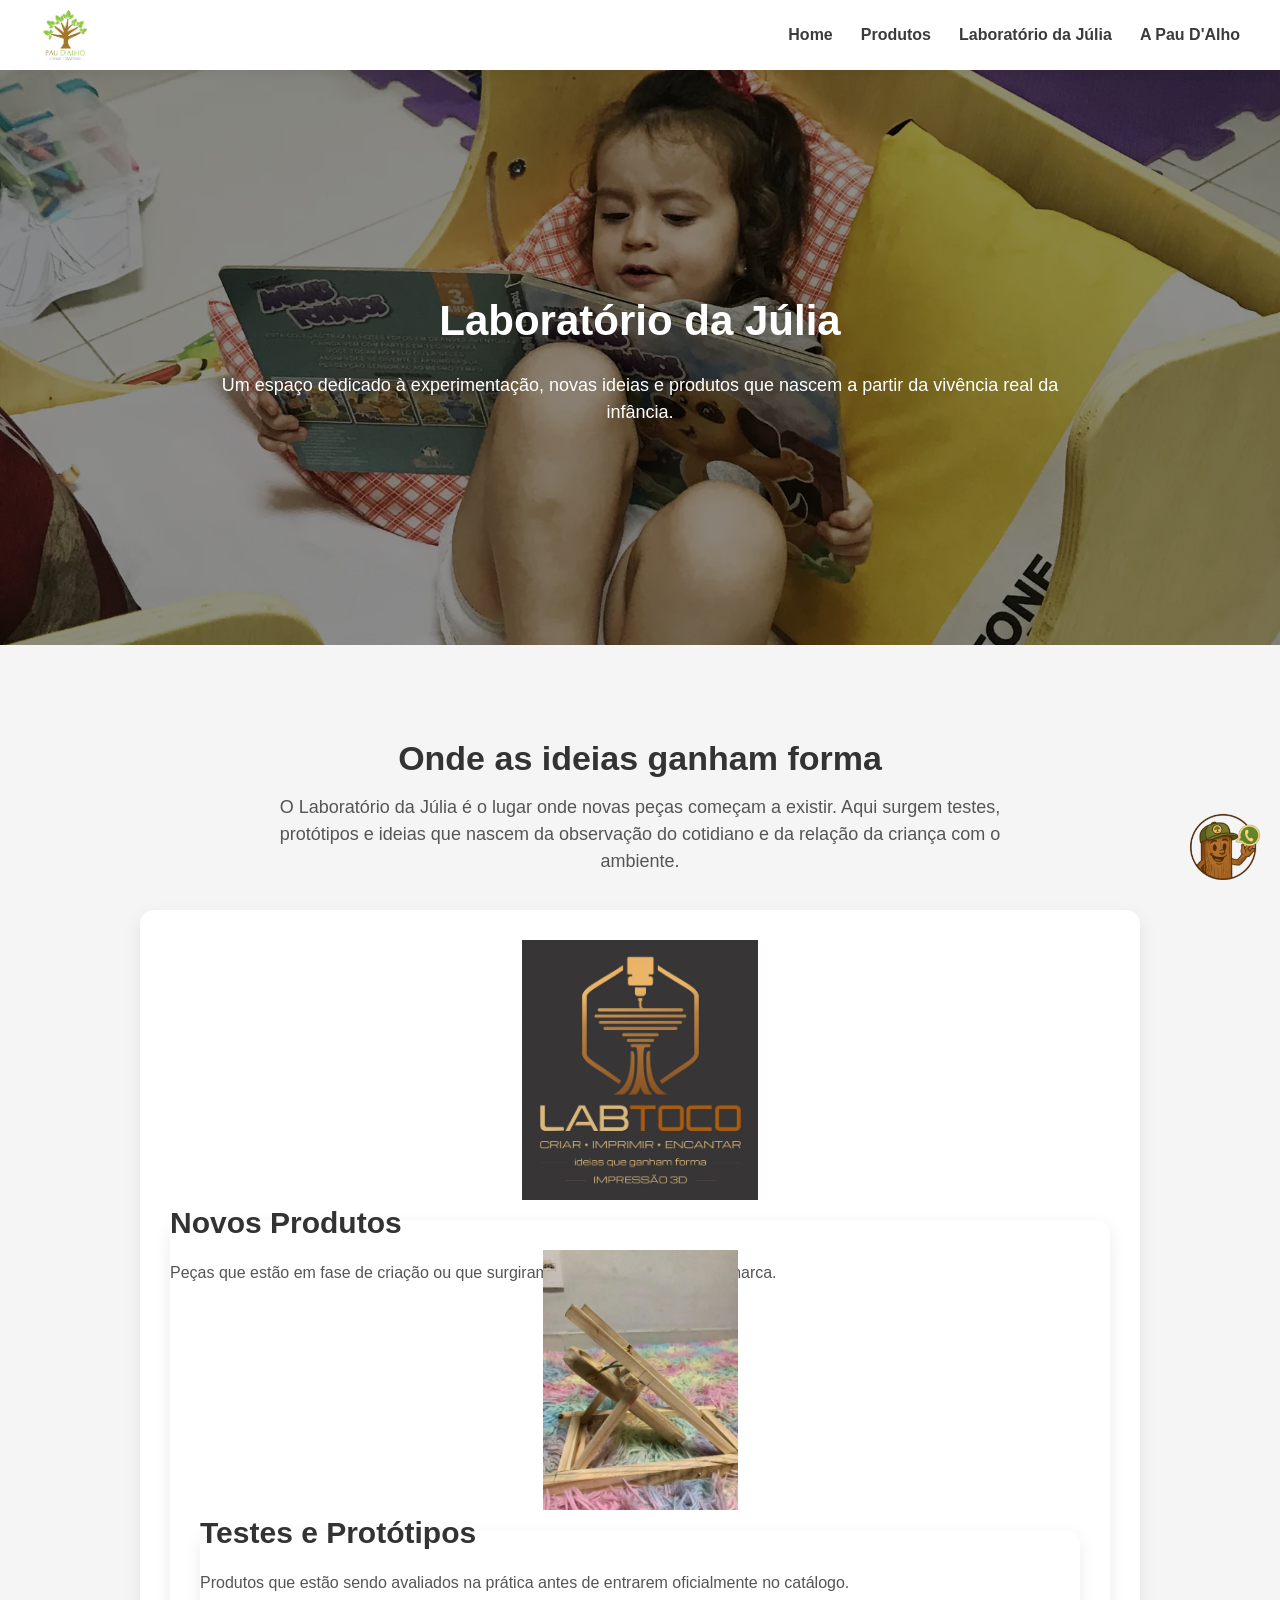
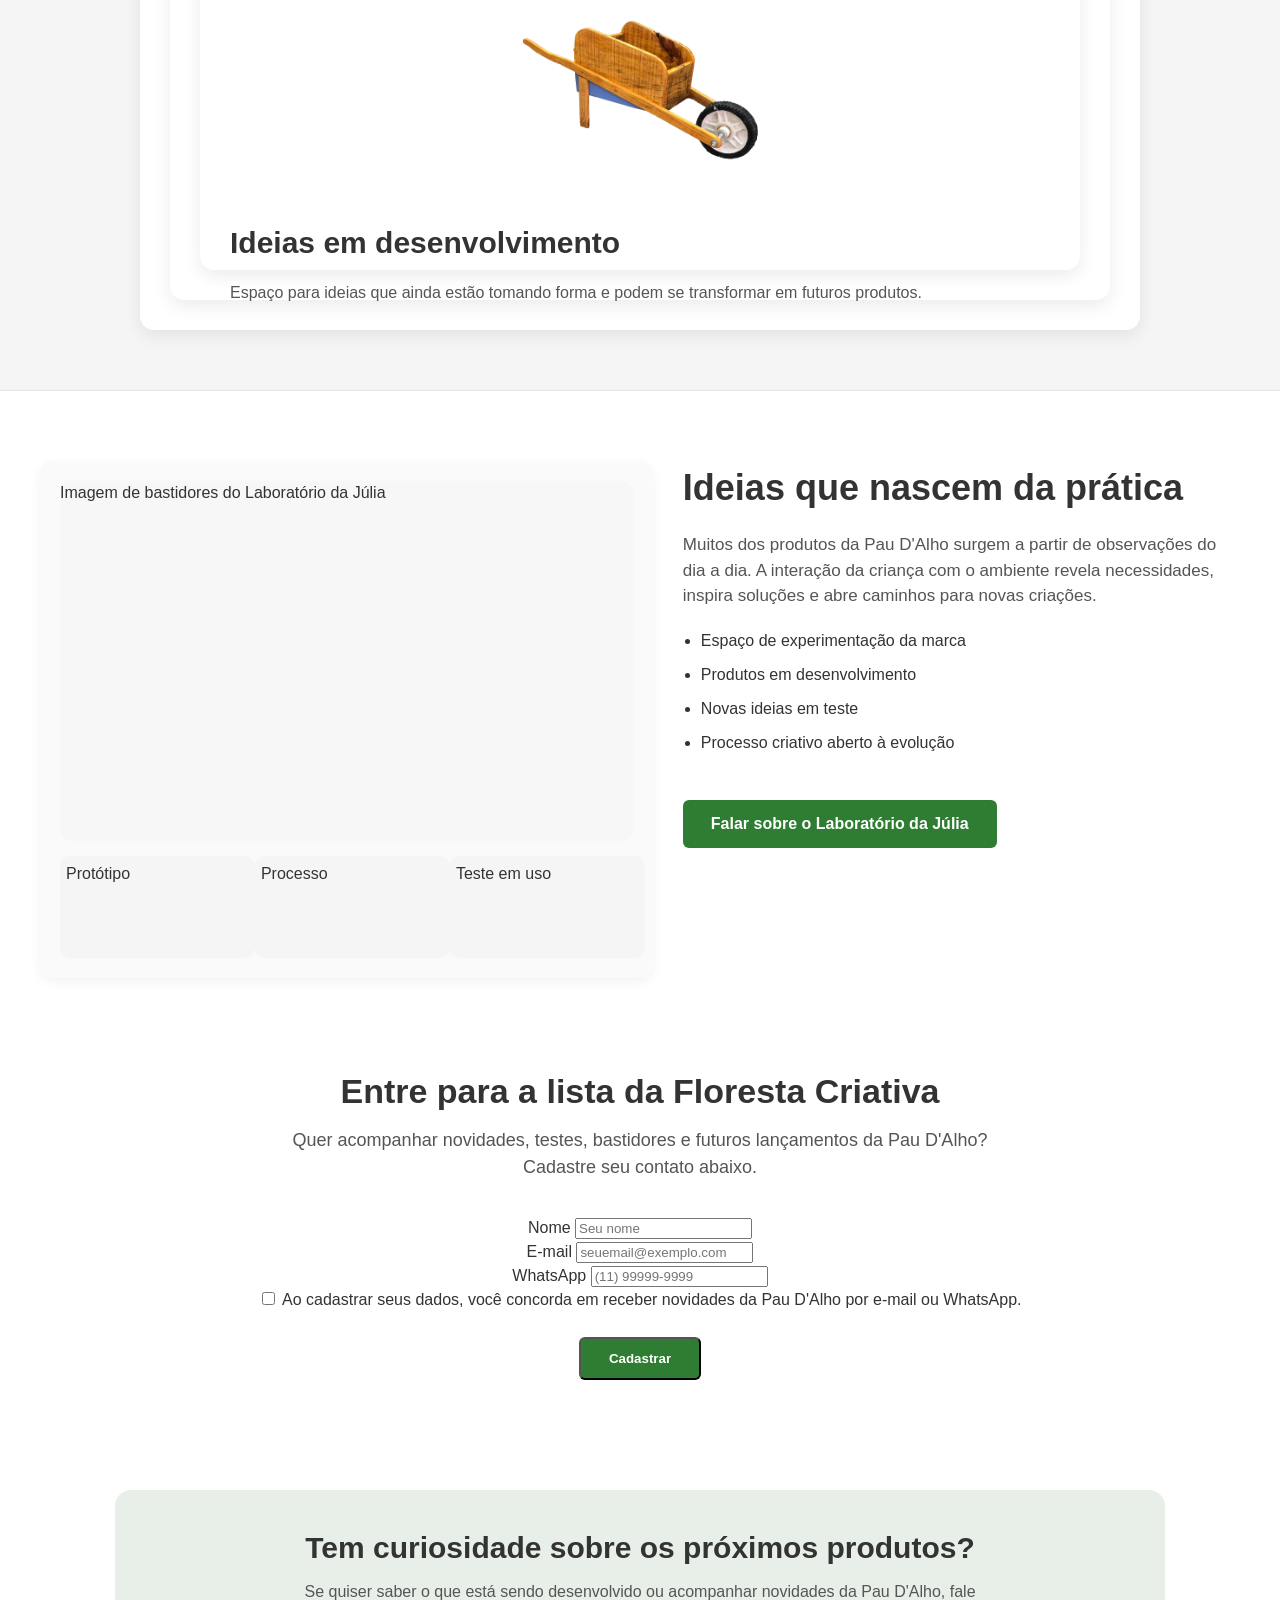
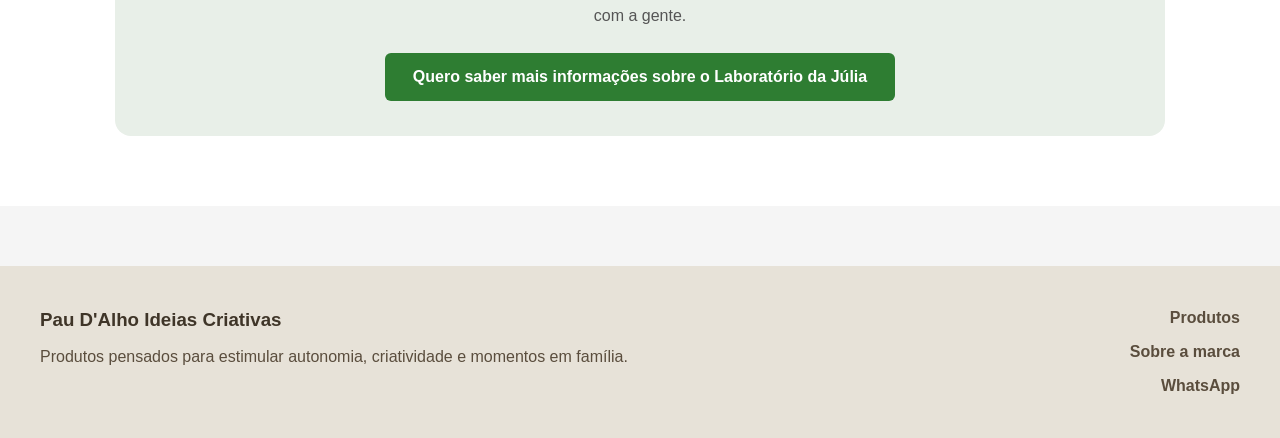
<file: laboratorio.html>
<!DOCTYPE html>
<html lang="pt-BR">

<head>
  <!-- Google Tag Manager -->
<script>
(function(w,d,s,l,i){
  w[l]=w[l]||[];
  w[l].push({'gtm.start': new Date().getTime(),event:'gtm.js'});
  var f=d.getElementsByTagName(s)[0],
      j=d.createElement(s),
      dl=l!='dataLayer'?'&l='+l:'';
  j.async=true;
  j.src='https://www.googletagmanager.com/gtm.js?id='+i+dl;
  f.parentNode.insertBefore(j,f);
})(window,document,'script','dataLayer','GTM-KJJBB77M');
</script>
<!-- End Google Tag Manager -->
<meta charset="UTF-8">
<meta name="viewport" content="width=device-width, initial-scale=1.0">
<title>Laboratório da Júlia | Pau D'Alho</title>
<link rel="stylesheet" href="assets/css/style.css">
</head>

<body>
<!-- Google Tag Manager (noscript) -->
<noscript>
  <iframe
    src="https://www.googletagmanager.com/ns.html?id=GTM-KJJBB77M"
    height="0"
    width="0"
    style="display:none;visibility:hidden">
  </iframe>
</noscript>
<!-- End Google Tag Manager (noscript) -->
<!-- INÍCIO: SUBSTITUI O HEADER ANTIGO -->
<div id="site-header"></div>
<!-- FIM: SUBSTITUI O HEADER ANTIGO -->

<section class="hero hero-laboratorio">
<div class="hero-texto">
  <h1>Laboratório da Júlia</h1>
<p>Um espaço dedicado à experimentação, novas ideias e produtos que nascem a partir da vivência real da infância.</p>
</section>

<section class="secao">
<h2>Onde as ideias ganham forma</h2>

<p class="secao-intro">
O Laboratório da Júlia é o lugar onde novas peças começam a existir. Aqui surgem testes, protótipos e ideias que nascem da observação do cotidiano e da relação da criança com o ambiente.
</p>

<div class="grid-modelos">

<div class="modelo-card">
<div class="modelo-imagem">
  <img
    src="assets/images/laboratorio/novosprodutos.webp"
    alt="Novos Produtos"
  >
<h3>Novos Produtos</h3>
<p>Peças que estão em fase de criação ou que surgiram recentemente dentro da marca.</p>
</div>

<div class="modelo-card">
<div class="modelo-imagem">
  <img
    src="assets/images/laboratorio/prototipo.webp"
    alt="Protótipos"
  >
<h3>Testes e Protótipos</h3>
<p>Produtos que estão sendo avaliados na prática antes de entrarem oficialmente no catálogo.</p>
</div>

<div class="modelo-card">
<div class="modelo-imagem">
  <img
    src="assets/images/laboratorio/ideias.webp"
    alt="Ideias"
  >
<h3>Ideias em desenvolvimento</h3>
<p>Espaço para ideias que ainda estão tomando forma e podem se transformar em futuros produtos.</p>
</div>

</div>

</section>

<section class="produto-detalhe">

<div class="produto-container">

<div class="galeria">

<div class="galeria-principal">
Imagem de bastidores do Laboratório da Júlia
</div>

<div class="galeria-miniaturas">
<div class="miniatura">Protótipo</div>
<div class="miniatura">Processo</div>
<div class="miniatura">Teste em uso</div>
</div>

</div>

<div class="produto-info">

<h2>Ideias que nascem da prática</h2>

<p>
Muitos dos produtos da Pau D'Alho surgem a partir de observações do dia a dia. A interação da criança com o ambiente revela necessidades, inspira soluções e abre caminhos para novas criações.
</p>

<ul class="lista-destaques">
<li>Espaço de experimentação da marca</li>
<li>Produtos em desenvolvimento</li>
<li>Novas ideias em teste</li>
<li>Processo criativo aberto à evolução</li>
</ul>

<a class="botao" data-whatsapp>Falar sobre o Laboratório da Júlia</a>
</div>

</div>

<section class="secao secao-newsletter">
  <h2>Entre para a lista da Floresta Criativa</h2>
  <p class="secao-intro">
    Quer acompanhar novidades, testes, bastidores e futuros lançamentos da Pau D'Alho?
    Cadastre seu contato abaixo.
  </p>

  <form
    class="form-newsletter"
    action="https://formsubmit.co/paudalhoideias@gmail.com"
    method="POST"
  >
    <input type="hidden" name="_subject" value="Novo cadastro - Lista da Floresta Criativa">
    <input type="hidden" name="_captcha" value="false">
    <input type="hidden" name="_next" value="obrigado.html">

    <div class="form-grid">
      <div class="form-grupo">
        <label for="nome">Nome</label>
        <input type="text" id="nome" name="nome" placeholder="Seu nome" required>
      </div>

      <div class="form-grupo">
        <label for="email">E-mail</label>
        <input type="email" id="email" name="email" placeholder="seuemail@exemplo.com" required>
      </div>

      <div class="form-grupo">
        <label for="whatsapp">WhatsApp</label>
        <input type="tel" id="whatsapp" name="whatsapp" placeholder="(11) 99999-9999">
      </div>
    </div>

    <div class="form-consentimento">
      <label>
        <input type="checkbox" name="consentimento" required>
        Ao cadastrar seus dados, você concorda em receber novidades da Pau D'Alho por e-mail ou WhatsApp.
      </label>
    </div>

    <button type="submit" class="botao">Cadastrar</button>
  </form>
</section>
  
<div class="cta-final">

<h3>Tem curiosidade sobre os próximos produtos?</h3>

<p>
Se quiser saber o que está sendo desenvolvido ou acompanhar novidades da Pau D'Alho, fale com a gente.
</p>

<a class="botao" data-whatsapp="Olá! Quero tirar algumas dúvidas sobre o Laboratório da Júlia.">
  Quero saber mais informações sobre o Laboratório da Júlia
</a>

</div>

</section>

<!-- INÍCIO: SUBSTITUI O FOOTER ANTIGO -->
<div id="site-footer"></div>
<!-- FIM: SUBSTITUI O FOOTER ANTIGO -->

 <!-- WHATSAPP FLUTUANTE -->
<a class="whatsapp" data-whatsapp="Olá! Vim pela página Laboratório da Júlia e quero saber mais sobre os produtos.">
  <img src="assets/images/interface/toco-whatsapp.png" alt="Falar no WhatsApp">
</a>
<script src="assets/js/script.js"></script>

</body>

</html>
</file>
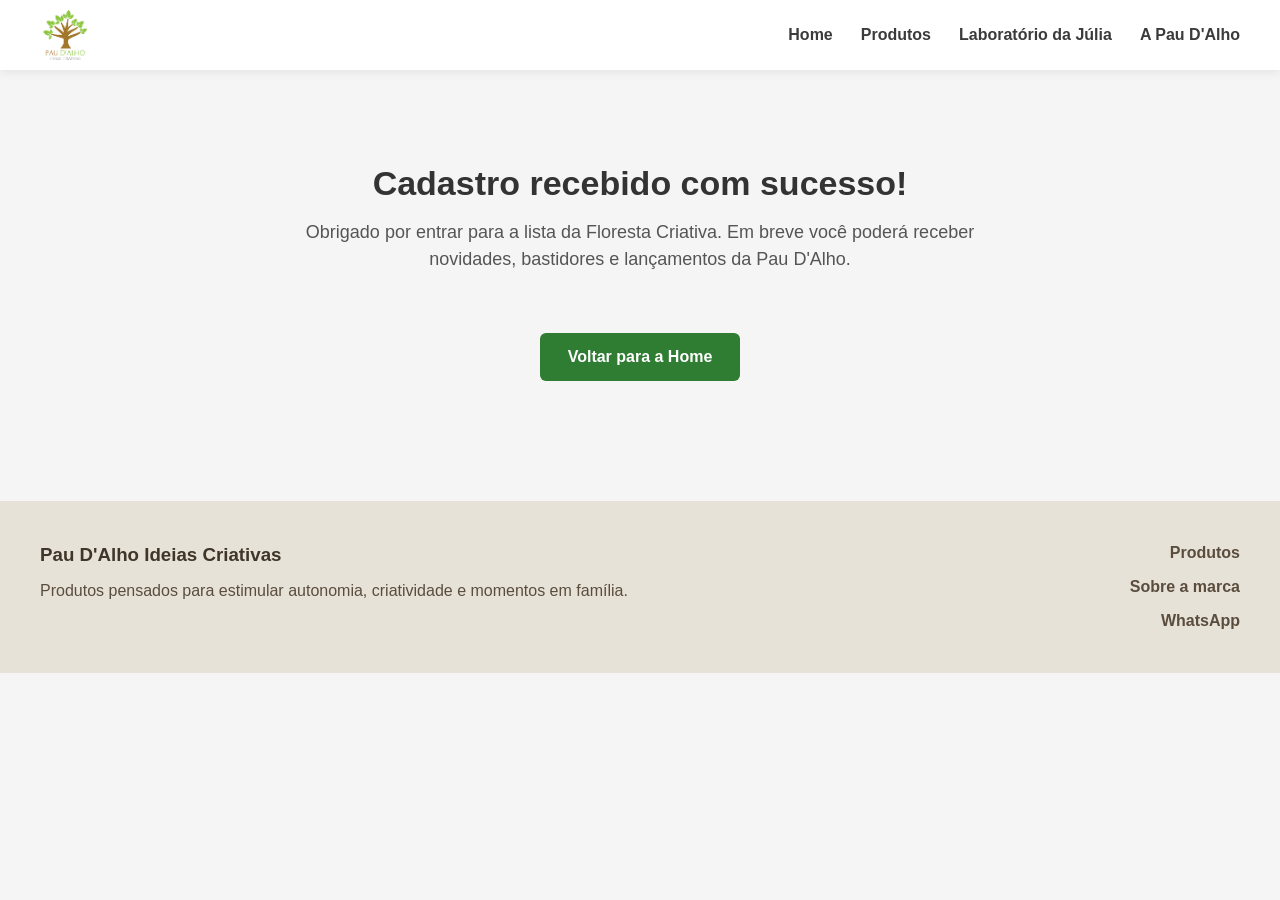
<file: obrigado.html>
<!DOCTYPE html>
<html lang="pt-BR">
<head>
  <!-- Google Tag Manager -->
<script>
(function(w,d,s,l,i){
  w[l]=w[l]||[];
  w[l].push({'gtm.start': new Date().getTime(),event:'gtm.js'});
  var f=d.getElementsByTagName(s)[0],
      j=d.createElement(s),
      dl=l!='dataLayer'?'&l='+l:'';
  j.async=true;
  j.src='https://www.googletagmanager.com/gtm.js?id='+i+dl;
  f.parentNode.insertBefore(j,f);
})(window,document,'script','dataLayer','GTM-KJJBB77M');
</script>
<!-- End Google Tag Manager -->
  <meta charset="UTF-8">
  <meta name="viewport" content="width=device-width, initial-scale=1.0">
  <title>Cadastro recebido | Pau D'Alho</title>
  <link rel="stylesheet" href="assets/css/style.css">
</head>
<body>
<!-- Google Tag Manager (noscript) -->
<noscript>
  <iframe
    src="https://www.googletagmanager.com/ns.html?id=GTM-KJJBB77M"
    height="0"
    width="0"
    style="display:none;visibility:hidden">
  </iframe>
</noscript>
<!-- End Google Tag Manager (noscript) -->
  <div id="site-header"></div>

  <section class="secao">
    <h2>Cadastro recebido com sucesso!</h2>
    <p class="secao-intro">
      Obrigado por entrar para a lista da Floresta Criativa.
      Em breve você poderá receber novidades, bastidores e lançamentos da Pau D'Alho.
    </p>

    <a class="botao" href="index.html">Voltar para a Home</a>
  </section>

  <div id="site-footer"></div>

  <script src="assets/js/script.js"></script>
</body>
</html>
</file>
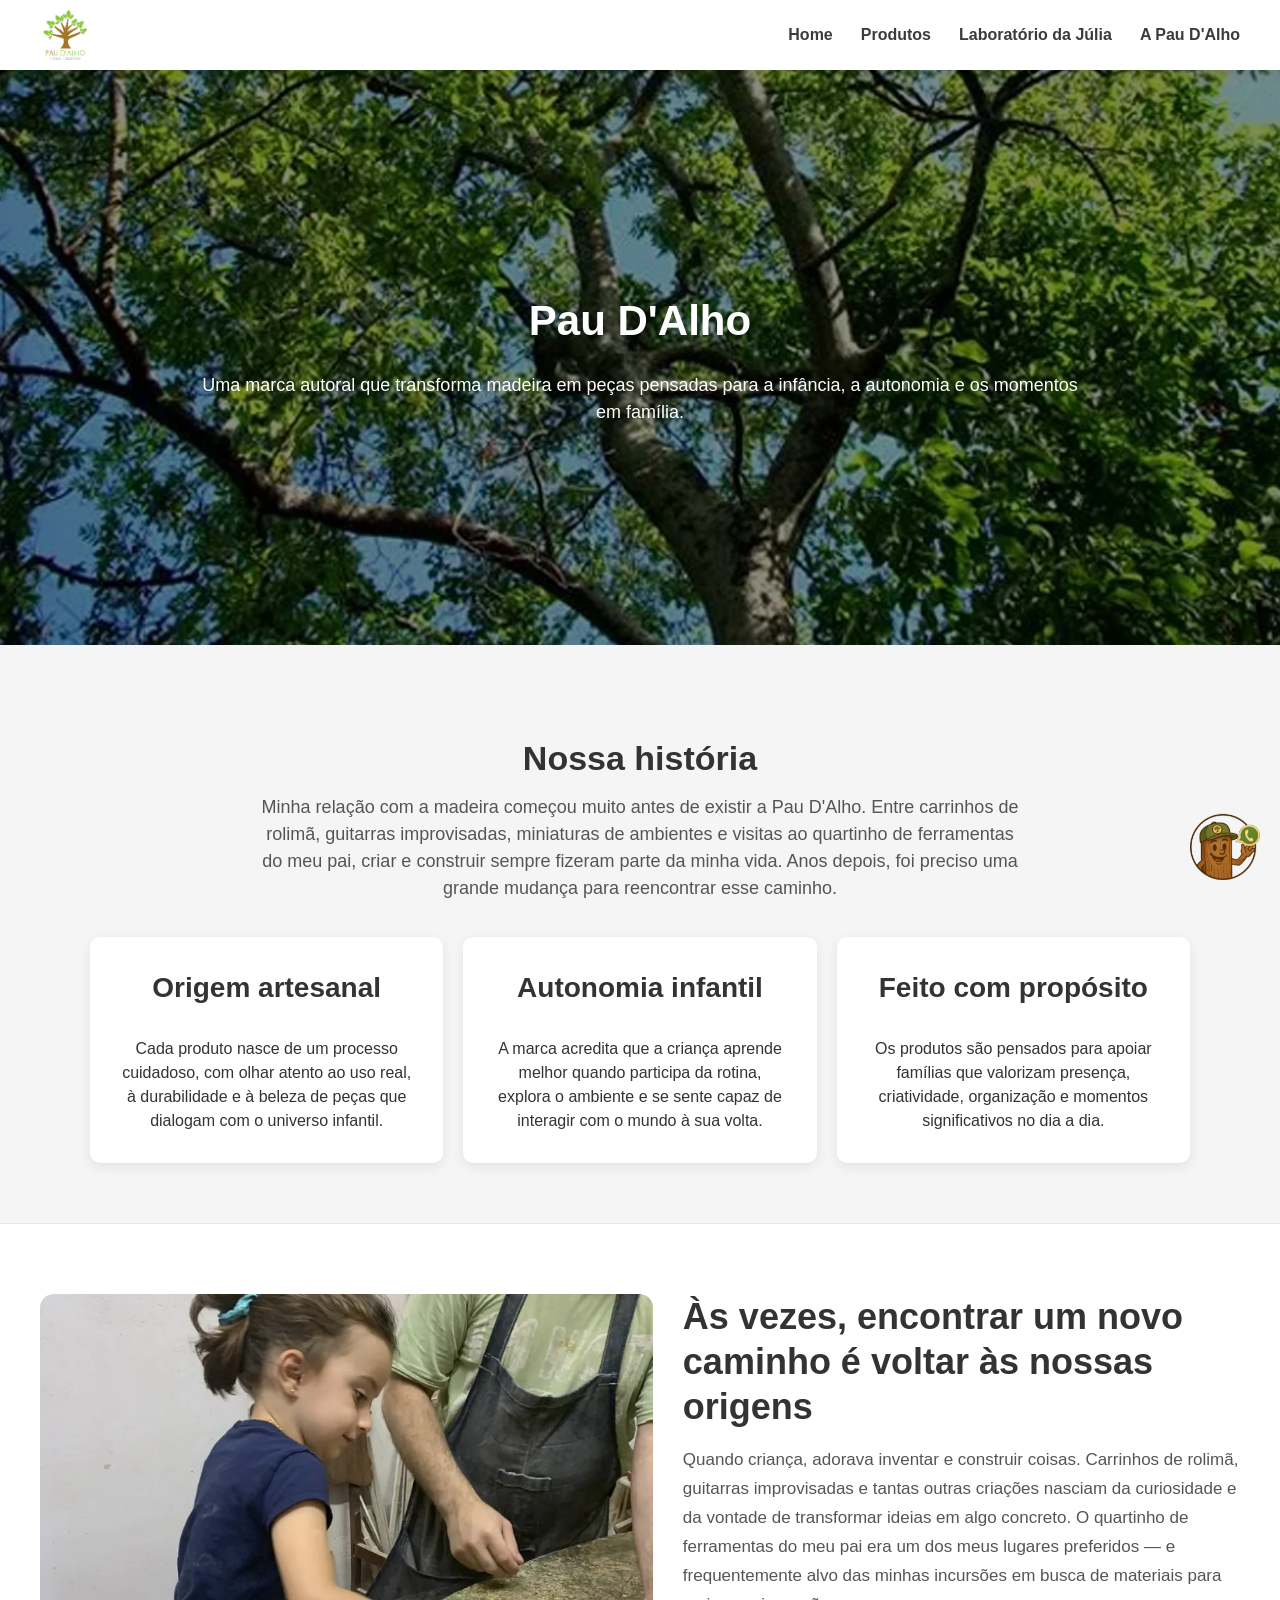
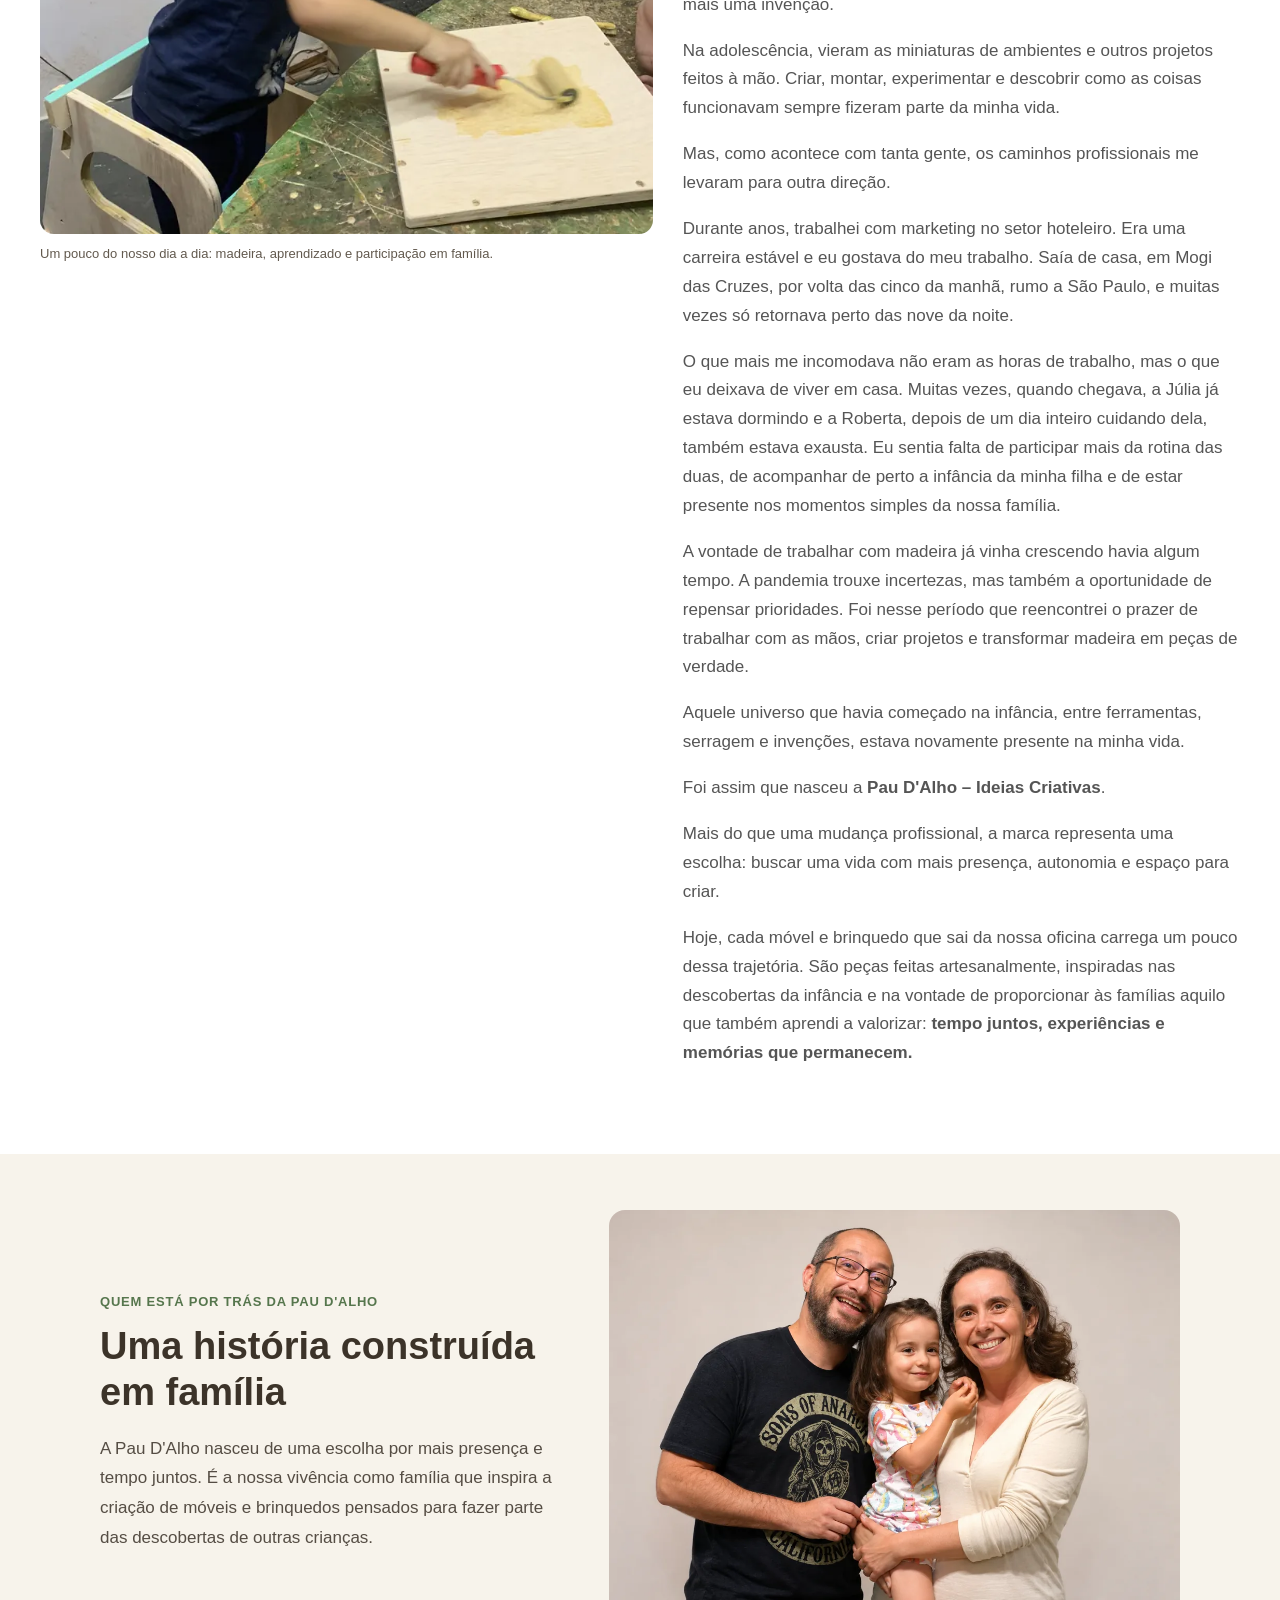
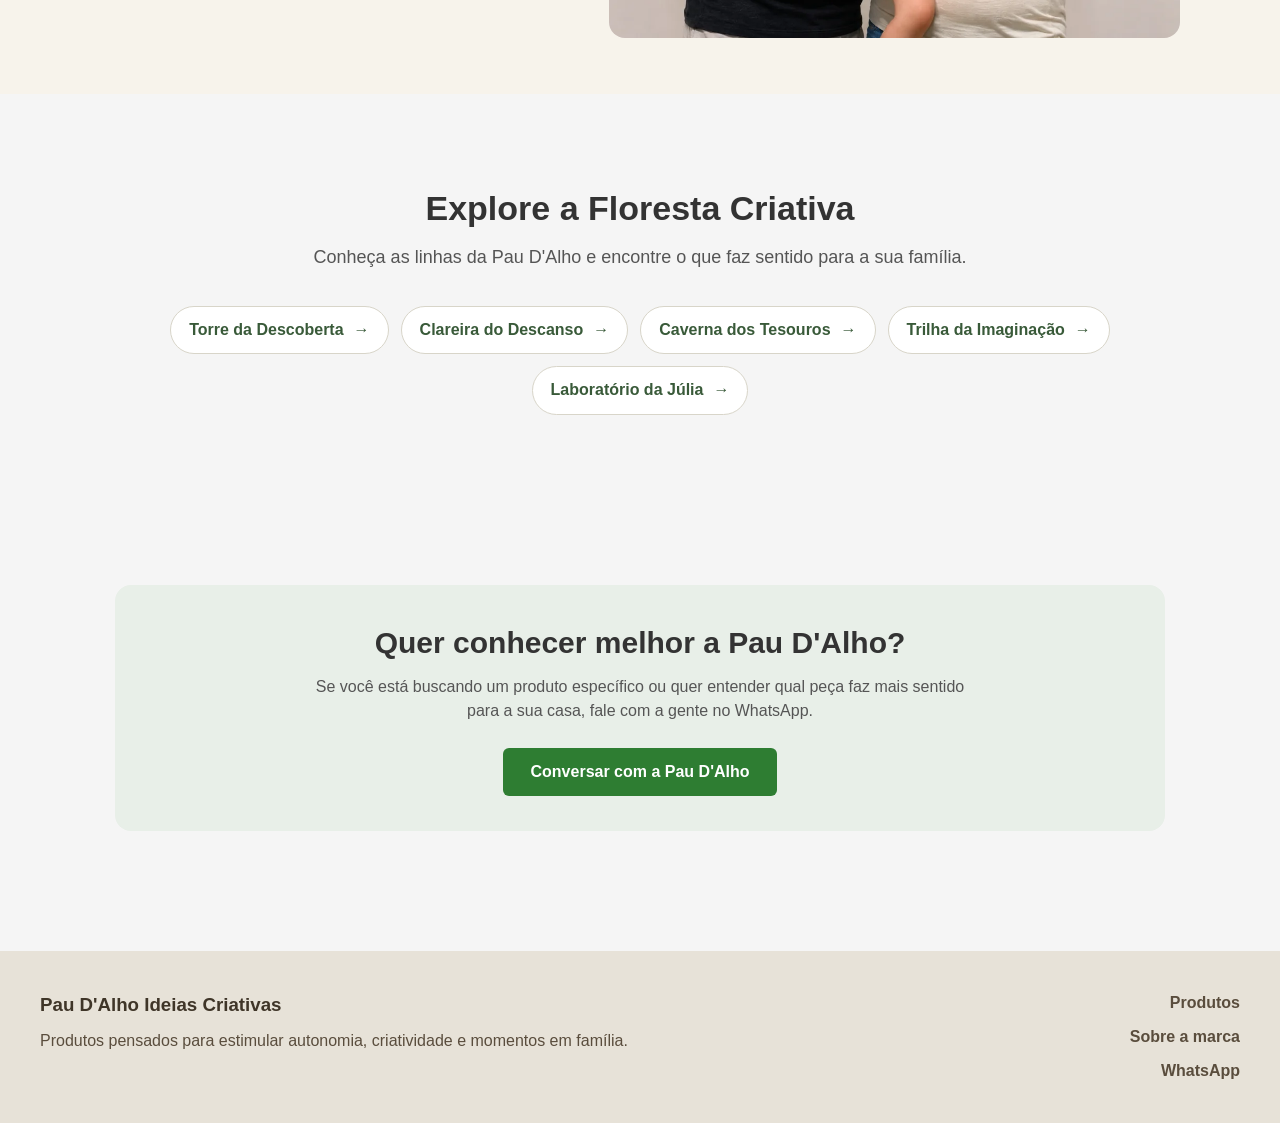
<file: pau-dalho.html>
<!DOCTYPE html>
<html lang="pt-BR">

<head>
  <!-- Google Tag Manager -->
<script>
(function(w,d,s,l,i){
  w[l]=w[l]||[];
  w[l].push({'gtm.start': new Date().getTime(),event:'gtm.js'});
  var f=d.getElementsByTagName(s)[0],
      j=d.createElement(s),
      dl=l!='dataLayer'?'&l='+l:'';
  j.async=true;
  j.src='https://www.googletagmanager.com/gtm.js?id='+i+dl;
  f.parentNode.insertBefore(j,f);
})(window,document,'script','dataLayer','GTM-KJJBB77M');
</script>
<!-- End Google Tag Manager -->
<meta charset="UTF-8">
<meta name="viewport" content="width=device-width, initial-scale=1.0">
<title>Conheça a Pau D'Alho | Móveis e Brinquedos Infantis de Madeira</title>
<meta name="description" content="Conheça a história da Pau D'Alho, nossa produção artesanal e a inspiração para criar móveis e brinquedos de madeira para a infância.">
<link rel="stylesheet" href="assets/css/style.css">
<style>
/* Estilo exclusivo da página Sobre */
.sobre-foto { margin: 0; min-width: 0; }
.sobre-foto img { display: block; width: 100%; max-height: 540px; object-fit: cover; object-position: center 48%; border-radius: 14px; }
.sobre-foto figcaption { margin-top: 10px; color: #62594e; font-size: 13px; line-height: 1.5; }
@media(max-width:900px) { .sobre-foto img { max-height: 470px; object-fit: contain; } }
</style>
<style>
/* Leitura confortável para a narrativa mais longa */
.produto-info p { line-height: 1.7; margin-bottom: 16px; }
.produto-info h2 { line-height: 1.25; }
/* Cards informativos: sem aparência de elemento clicável */
.grid-info .card { transition: none; cursor: default; }
.grid-info .card:hover { transform: none; }
</style>
<style>
/* Links compactos de categorias na página institucional */
.sobre-caminhos-links { max-width: 1060px; margin: 26px auto 0; display: flex; flex-wrap: wrap; justify-content: center; gap: 12px; }
.sobre-caminhos-links a { display: inline-flex; align-items: center; gap: 10px; padding: 13px 18px; border: 1px solid #d8d5c9; border-radius: 999px; background: #fff; color: #395a39; text-decoration: none; font-weight: 600; line-height: 1.3; }
.sobre-caminhos-links a:hover, .sobre-caminhos-links a:focus-visible { border-color: #607c58; background: #f0f4eb; }
@media(max-width:600px) { .sobre-caminhos-links { align-items: stretch; flex-direction: column; } .sobre-caminhos-links a { justify-content: space-between; } }
</style>
<style>
/* Família: seção afetiva e leve, sem repetir a narrativa anterior */
.sobre-familia { background: #f7f3eb; padding: 56px 20px; }
.sobre-familia-conteudo { max-width: 1080px; margin: auto; display: grid; grid-template-columns: 0.9fr 1.1fr; align-items: center; gap: 42px; }
.sobre-familia-etiqueta { color: #56764d; font-weight: 700; font-size: 13px; letter-spacing: .06em; text-transform: uppercase; }
.sobre-familia-texto h2 { font-size: clamp(27px, 3vw, 38px); line-height: 1.2; color: #3c3329; margin: 12px 0 18px; }
.sobre-familia-texto p:last-child { line-height: 1.75; color: #554d44; font-size: 17px; }
.sobre-familia-foto { margin: 0; min-width: 0; }
.sobre-familia-foto img { display: block; width: 100%; height: auto; border-radius: 16px; }
@media(max-width: 750px) { .sobre-familia { padding: 42px 20px; } .sobre-familia-conteudo { grid-template-columns: 1fr; gap: 20px; } }
</style>
</head>

<body>
<!-- Google Tag Manager (noscript) -->
<noscript>
  <iframe
    src="https://www.googletagmanager.com/ns.html?id=GTM-KJJBB77M"
    height="0"
    width="0"
    style="display:none;visibility:hidden">
  </iframe>
</noscript>
<!-- End Google Tag Manager (noscript) -->
<!-- INÍCIO: SUBSTITUI O HEADER ANTIGO -->
<div id="site-header"></div>
<!-- FIM: SUBSTITUI O HEADER ANTIGO -->

<section class="hero hero-sobre">
<div class="hero-texto">
  <h1>Pau D'Alho</h1>
<p>Uma marca autoral que transforma madeira em peças pensadas para a infância, a autonomia e os momentos em família.</p>
</div>
</section>

<section class="secao">
<h2>Nossa história</h2>
<p class="secao-intro">Minha relação com a madeira começou muito antes de existir a Pau D'Alho. Entre carrinhos de rolimã, guitarras improvisadas, miniaturas de ambientes e visitas ao quartinho de ferramentas do meu pai, criar e construir sempre fizeram parte da minha vida. Anos depois, foi preciso uma grande mudança para reencontrar esse caminho.</p>

<div class="grid-info">

<div class="card">
<h3>Origem artesanal</h3>
<p>Cada produto nasce de um processo cuidadoso, com olhar atento ao uso real, à durabilidade e à beleza de peças que dialogam com o universo infantil.</p>
</div>

<div class="card">
<h3>Autonomia infantil</h3>
<p>A marca acredita que a criança aprende melhor quando participa da rotina, explora o ambiente e se sente capaz de interagir com o mundo à sua volta.</p>
</div>

<div class="card">
<h3>Feito com propósito</h3>
<p>Os produtos são pensados para apoiar famílias que valorizam presença, criatividade, organização e momentos significativos no dia a dia.</p>
</div>

</div>
</section>

<section class="produto-detalhe">
<div class="produto-container">

<figure class="sobre-foto">
  <img src="assets/images/oficina-julia-home.webp" alt="Júlia aplicando acabamento em uma peça de madeira, acompanhada durante o trabalho na oficina da Pau D'Alho" loading="lazy">
  <figcaption>Um pouco do nosso dia a dia: madeira, aprendizado e participação em família.</figcaption>
</figure>

<div class="produto-info">
<h2>Às vezes, encontrar um novo caminho é voltar às nossas origens</h2>
<p>Quando criança, adorava inventar e construir coisas. Carrinhos de rolimã, guitarras improvisadas e tantas outras criações nasciam da curiosidade e da vontade de transformar ideias em algo concreto. O quartinho de ferramentas do meu pai era um dos meus lugares preferidos — e frequentemente alvo das minhas incursões em busca de materiais para mais uma invenção.</p>
<p>Na adolescência, vieram as miniaturas de ambientes e outros projetos feitos à mão. Criar, montar, experimentar e descobrir como as coisas funcionavam sempre fizeram parte da minha vida.</p>
<p>Mas, como acontece com tanta gente, os caminhos profissionais me levaram para outra direção.</p>
<p>Durante anos, trabalhei com marketing no setor hoteleiro. Era uma carreira estável e eu gostava do meu trabalho. Saía de casa, em Mogi das Cruzes, por volta das cinco da manhã, rumo a São Paulo, e muitas vezes só retornava perto das nove da noite.</p>
<p>O que mais me incomodava não eram as horas de trabalho, mas o que eu deixava de viver em casa. Muitas vezes, quando chegava, a Júlia já estava dormindo e a Roberta, depois de um dia inteiro cuidando dela, também estava exausta. Eu sentia falta de participar mais da rotina das duas, de acompanhar de perto a infância da minha filha e de estar presente nos momentos simples da nossa família.</p>
<p>A vontade de trabalhar com madeira já vinha crescendo havia algum tempo. A pandemia trouxe incertezas, mas também a oportunidade de repensar prioridades. Foi nesse período que reencontrei o prazer de trabalhar com as mãos, criar projetos e transformar madeira em peças de verdade.</p>
<p>Aquele universo que havia começado na infância, entre ferramentas, serragem e invenções, estava novamente presente na minha vida.</p>
<p>Foi assim que nasceu a <strong>Pau D'Alho – Ideias Criativas</strong>.</p>
<p>Mais do que uma mudança profissional, a marca representa uma escolha: buscar uma vida com mais presença, autonomia e espaço para criar.</p>
<p>Hoje, cada móvel e brinquedo que sai da nossa oficina carrega um pouco dessa trajetória. São peças feitas artesanalmente, inspiradas nas descobertas da infância e na vontade de proporcionar às famílias aquilo que também aprendi a valorizar: <strong>tempo juntos, experiências e memórias que permanecem.</strong></p>


</div>

</div>
</section>

<section class="sobre-familia" aria-labelledby="sobre-familia-titulo">
  <div class="sobre-familia-conteudo">
    <div class="sobre-familia-texto">
      <p class="sobre-familia-etiqueta">Quem está por trás da Pau D'Alho</p>
      <h2 id="sobre-familia-titulo">Uma história construída em família</h2>
      <p>A Pau D'Alho nasceu de uma escolha por mais presença e tempo juntos. É a nossa vivência como família que inspira a criação de móveis e brinquedos pensados para fazer parte das descobertas de outras crianças.</p>
    </div>
    <figure class="sobre-familia-foto">
      <img src="assets/images/familia-pau-dalho.webp" alt="Fabricio, Roberta e Júlia juntos em uma fotografia de família" loading="lazy" width="1100" height="825">
    </figure>
  </div>
</section>

<section class="secao sobre-caminhos">
  <h2>Explore a Floresta Criativa</h2>
  <p class="secao-intro">Conheça as linhas da Pau D'Alho e encontre o que faz sentido para a sua família.</p>
  <nav class="sobre-caminhos-links" aria-label="Categorias de produtos">
    <a href="torres.html">Torre da Descoberta <span aria-hidden="true">→</span></a>
    <a href="clareira.html">Clareira do Descanso <span aria-hidden="true">→</span></a>
    <a href="caverna.html">Caverna dos Tesouros <span aria-hidden="true">→</span></a>
    <a href="trilha.html">Trilha da Imaginação <span aria-hidden="true">→</span></a>
    <a href="laboratorio.html">Laboratório da Júlia <span aria-hidden="true">→</span></a>
  </nav>
</section>

<section class="secao">
<div class="cta-final">
<h3>Quer conhecer melhor a Pau D'Alho?</h3>
<p>Se você está buscando um produto específico ou quer entender qual peça faz mais sentido para a sua casa, fale com a gente no WhatsApp.</p>
<a class="botao" href="https://wa.me/5511934045680?text=Ol%C3%A1%21%20Vim%20pela%20p%C3%A1gina%20Sobre%20a%20Pau%20D%27Alho%20e%20gostaria%20de%20mais%20informa%C3%A7%C3%B5es." target="_blank" rel="noopener noreferrer">
  Conversar com a Pau D'Alho
</a>
</div>
</section>

<!-- INÍCIO: SUBSTITUI O FOOTER ANTIGO -->
<div id="site-footer"></div>
<!-- FIM: SUBSTITUI O FOOTER ANTIGO -->
 <!-- WHATSAPP FLUTUANTE -->
<a class="whatsapp" href="https://wa.me/5511934045680?text=Ol%C3%A1%21%20Vim%20pela%20p%C3%A1gina%20Sobre%20a%20Pau%20D%27Alho." target="_blank" rel="noopener noreferrer" aria-label="Falar com a Pau D'Alho pelo WhatsApp">
  <img src="assets/images/interface/toco-whatsapp.png" alt="Falar no WhatsApp">
</a>
<script src="assets/js/script.js"></script>

</body>
</html>
</file>
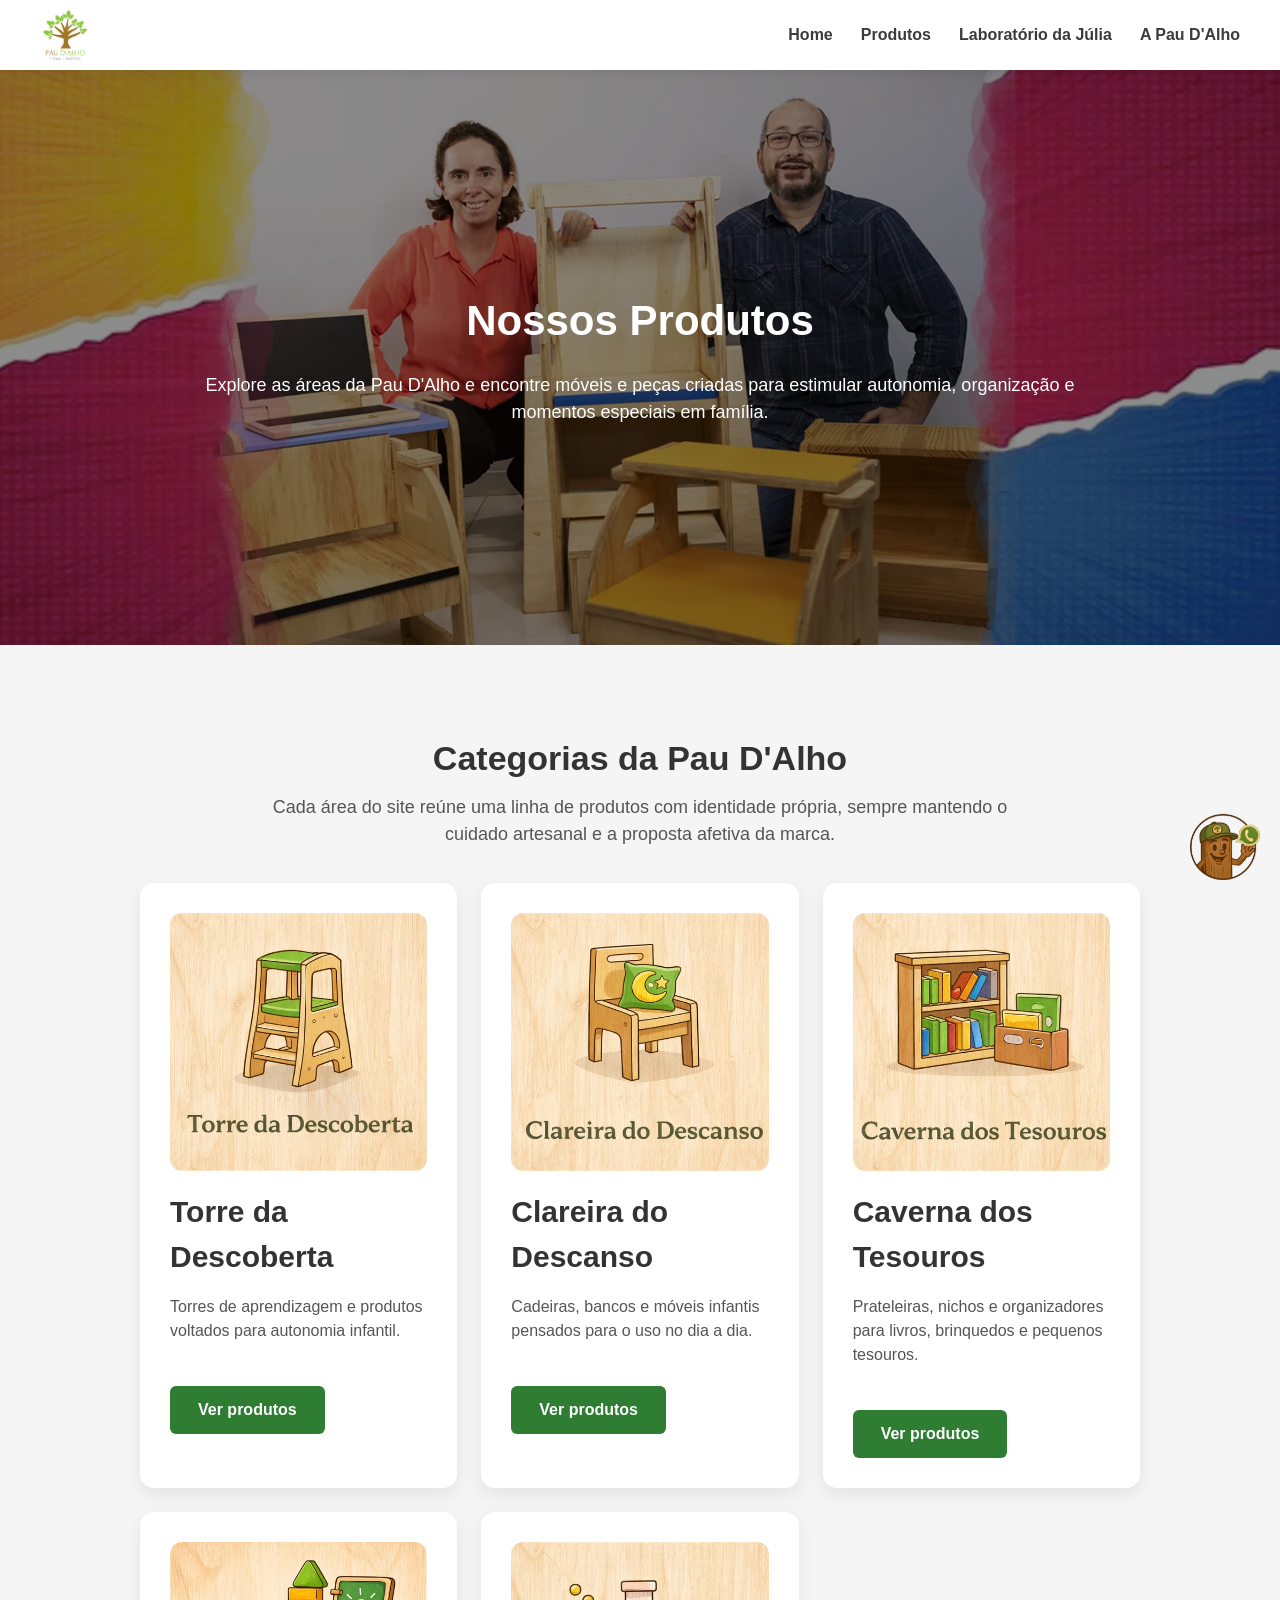
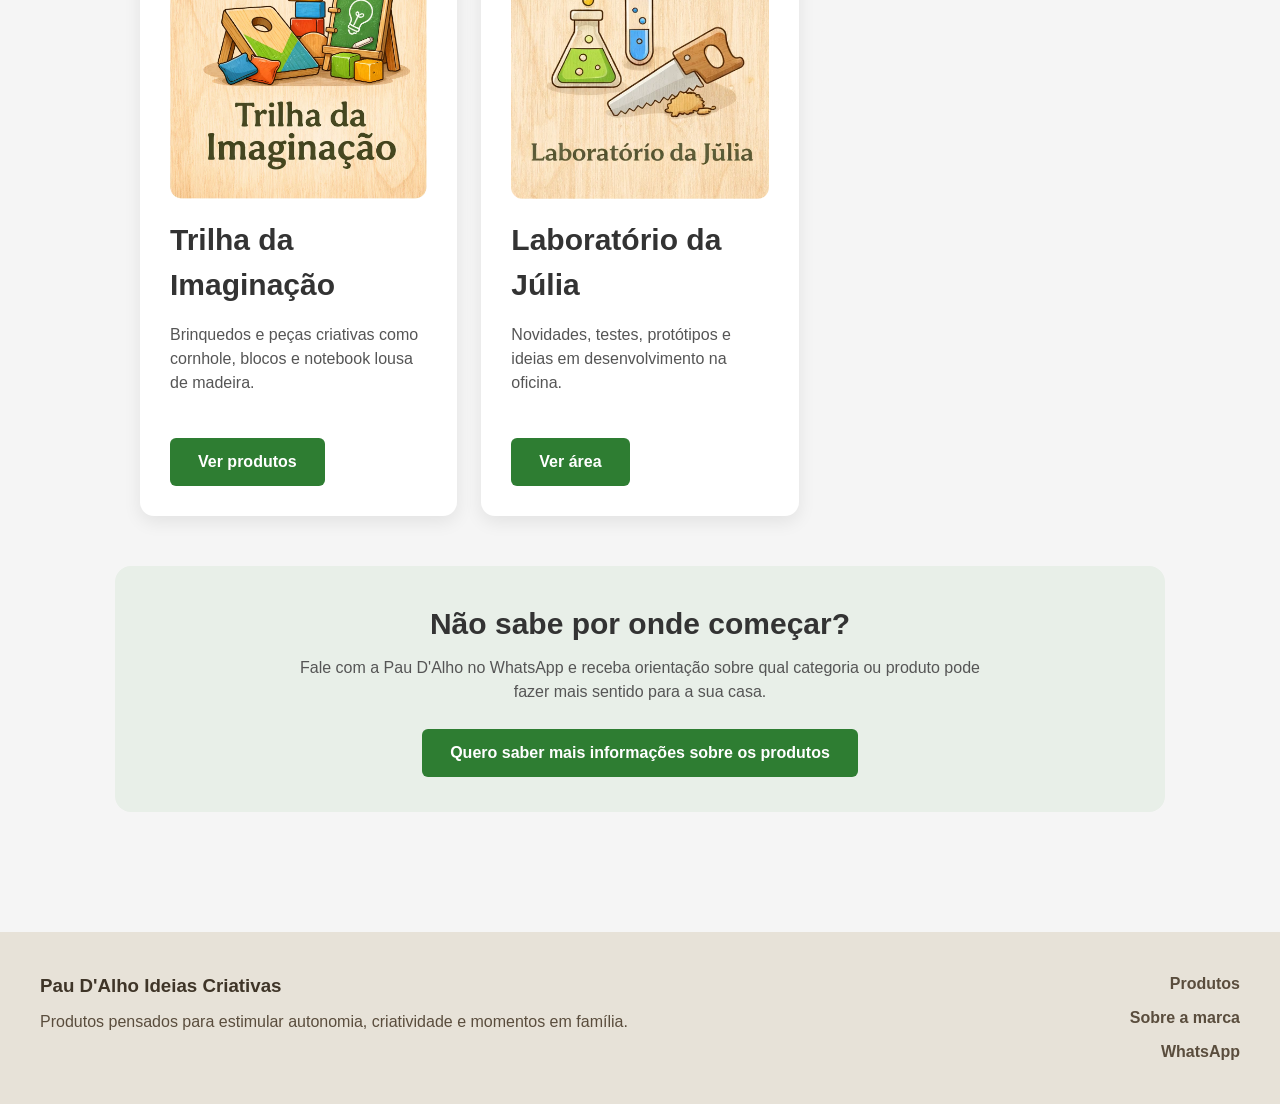
<file: produtos.html>
<!DOCTYPE html>
<html lang="pt-BR">

<head>
      <!-- Google Tag Manager -->
<script>
(function(w,d,s,l,i){
  w[l]=w[l]||[];
  w[l].push({'gtm.start': new Date().getTime(),event:'gtm.js'});
  var f=d.getElementsByTagName(s)[0],
      j=d.createElement(s),
      dl=l!='dataLayer'?'&l='+l:'';
  j.async=true;
  j.src='https://www.googletagmanager.com/gtm.js?id='+i+dl;
  f.parentNode.insertBefore(j,f);
})(window,document,'script','dataLayer','GTM-KJJBB77M');
</script>
<!-- End Google Tag Manager -->
<meta charset="UTF-8">
<meta name="viewport" content="width=device-width, initial-scale=1.0">
<title>Produtos | Pau D'Alho</title>
<link rel="stylesheet" href="assets/css/style.css">
</head>

<body>
<!-- Google Tag Manager (noscript) -->
<noscript>
  <iframe
    src="https://www.googletagmanager.com/ns.html?id=GTM-KJJBB77M"
    height="0"
    width="0"
    style="display:none;visibility:hidden">
  </iframe>
</noscript>
<!-- End Google Tag Manager (noscript) -->
<!-- INÍCIO: SUBSTITUI O HEADER ANTIGO -->
<div id="site-header"></div>
<!-- FIM: SUBSTITUI O HEADER ANTIGO -->

<section class="hero hero-produtos">
<div class="hero-texto">
<h1>Nossos Produtos</h1>
<p>Explore as áreas da Pau D'Alho e encontre móveis e peças criadas para estimular autonomia, organização e momentos especiais em família.</p>
</section>

<section class="secao">
<h2>Categorias da Pau D'Alho</h2>
<p class="secao-intro">Cada área do site reúne uma linha de produtos com identidade própria, sempre mantendo o cuidado artesanal e a proposta afetiva da marca.</p>

<div class="grid-modelos">

<div class="modelo-card">
      <img src="assets/images/card-torre-descoberta.webp" alt="Torre da Descoberta" class="modelo-img">
      <h3>Torre da Descoberta</h3>
      <p>Torres de aprendizagem e produtos voltados para autonomia infantil.</p>
      <a class="botao" href="torres.html">Ver produtos</a>
    </div>

<div class="modelo-card">
      <img src="assets/images/card-clareira-descanso.webp" alt="Clareira do Descanso" class="modelo-img">
      <h3>Clareira do Descanso</h3>
      <p>Cadeiras, bancos e móveis infantis pensados para o uso no dia a dia.</p>
      <a class="botao" href="clareira.html">Ver produtos</a>
    </div>

 <div class="modelo-card">
      <img src="assets/images/card-caverna-tesouros.webp" alt="Caverna dos Tesouros" class="modelo-img">
      <h3>Caverna dos Tesouros</h3>
      <p>Prateleiras, nichos e organizadores para livros, brinquedos e pequenos tesouros.</p>
      <a class="botao" href="caverna.html">Ver produtos</a>
    </div>

<div class="modelo-card">
      <img src="assets/images/card-trilha-imaginacao.webp" alt="Trilha da Imaginação" class="modelo-img">
      <h3>Trilha da Imaginação</h3>
      <p>Brinquedos e peças criativas como cornhole, blocos e notebook lousa de madeira.</p>
      <a class="botao" href="trilha.html">Ver produtos</a>
    </div>

    <div class="modelo-card">
      <img src="assets/images/card-laboratorio-julia.webp" alt="Laboratório da Júlia" class="modelo-img">
      <h3>Laboratório da Júlia</h3>
      <p>Novidades, testes, protótipos e ideias em desenvolvimento na oficina.</p>
      <a class="botao" href="laboratorio.html">Ver área</a>
    </div>
</div>
<div class="cta-final">
<h3>Não sabe por onde começar?</h3>
<p>Fale com a Pau D'Alho no WhatsApp e receba orientação sobre qual categoria ou produto pode fazer mais sentido para a sua casa.</p>
<a class="botao" data-whatsapp="Olá! Quero tirar algumas dúvidas sobre os Produtos.">
  Quero saber mais informações sobre os produtos
</a>
</div>
</section>

<!-- INÍCIO: SUBSTITUI O FOOTER ANTIGO -->
<div id="site-footer"></div>
<!-- FIM: SUBSTITUI O FOOTER ANTIGO -->

 <!-- WHATSAPP FLUTUANTE -->
<a class="whatsapp" data-whatsapp="Olá! Vim pela página Produtos e quero saber mais sobre eles.">
  <img src="assets/images/interface/toco-whatsapp.png" alt="Falar no WhatsApp">
</a>

<script src="assets/js/script.js"></script>

</body>
</html>
</file>
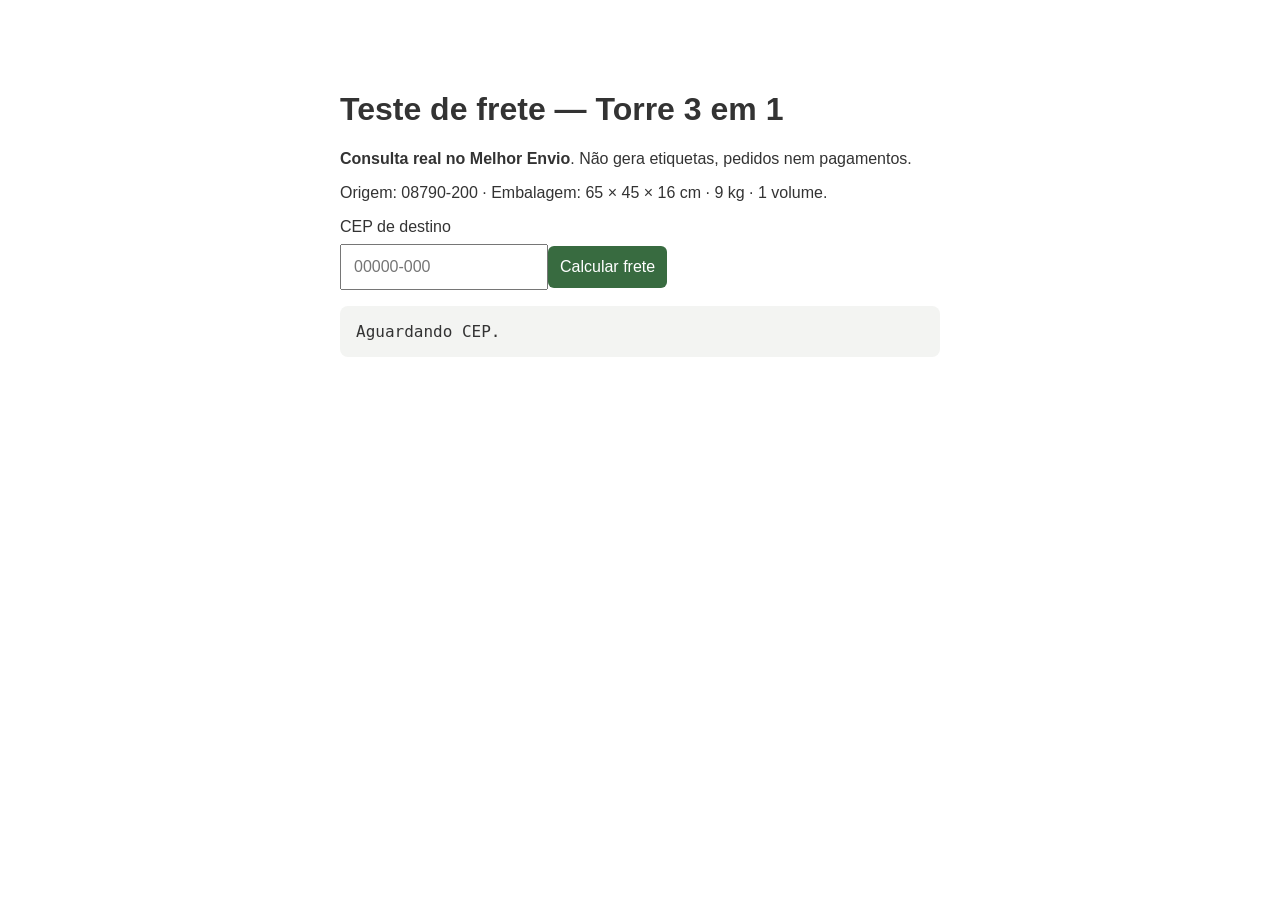
<file: teste-frete.html>
<!doctype html><html lang="pt-BR"><head><meta charset="utf-8"><meta name="viewport" content="width=device-width,initial-scale=1"><meta name="robots" content="noindex,nofollow"><title>Teste de frete — Pau D'Alho</title><style>body{font:16px Arial,sans-serif;max-width:600px;margin:50px auto;padding:20px;color:#333}input,button{padding:12px;font:inherit}input{width:180px}button{background:#386b40;color:white;border:0;border-radius:6px;cursor:pointer}pre{white-space:pre-wrap;background:#f3f4f2;padding:16px;border-radius:8px}label{display:block;margin:15px 0 8px}</style></head><body><h1>Teste de frete — Torre 3 em 1</h1><p><strong>Consulta real no Melhor Envio</strong>. Não gera etiquetas, pedidos nem pagamentos.</p><p>Origem: 08790-200 · Embalagem: 65 × 45 × 16 cm · 9 kg · 1 volume.</p><form id="form"><label for="cep">CEP de destino</label><input required id="cep" inputmode="numeric" pattern="[0-9]{5}-?[0-9]{3}" placeholder="00000-000"><button type="submit">Calcular frete</button></form><pre id="resultado">Aguardando CEP.</pre><script>document.getElementById('form').addEventListener('submit',async e=>{e.preventDefault();const out=document.getElementById('resultado');out.textContent='Consultando Melhor Envio...';try{const r=await fetch('/api/melhor-envio/cotacao',{method:'POST',credentials:'same-origin',headers:{'Content-Type':'application/json'},body:JSON.stringify({destination_cep:document.getElementById('cep').value})});const j=await r.json();out.textContent=JSON.stringify(j,null,2);}catch{out.textContent='Falha de comunicação. Tente novamente.'}});</script></body></html>
</file>
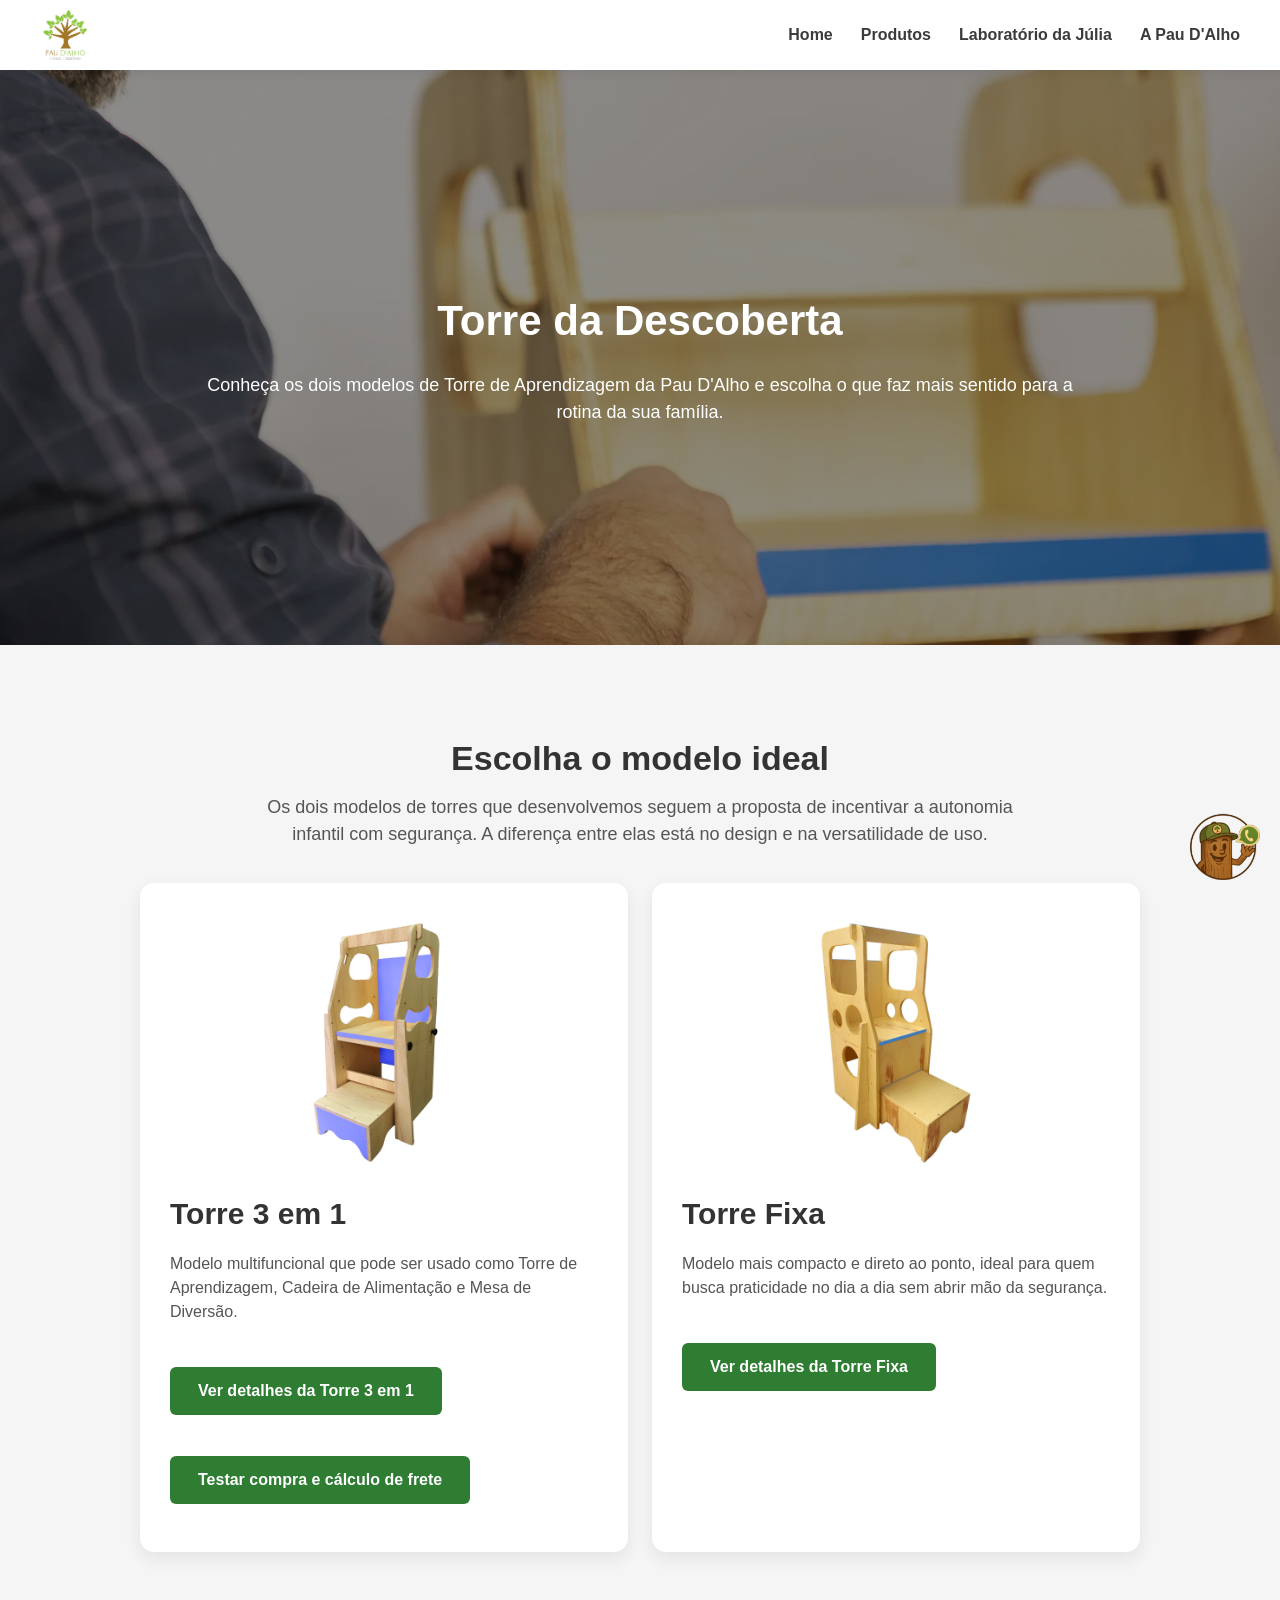
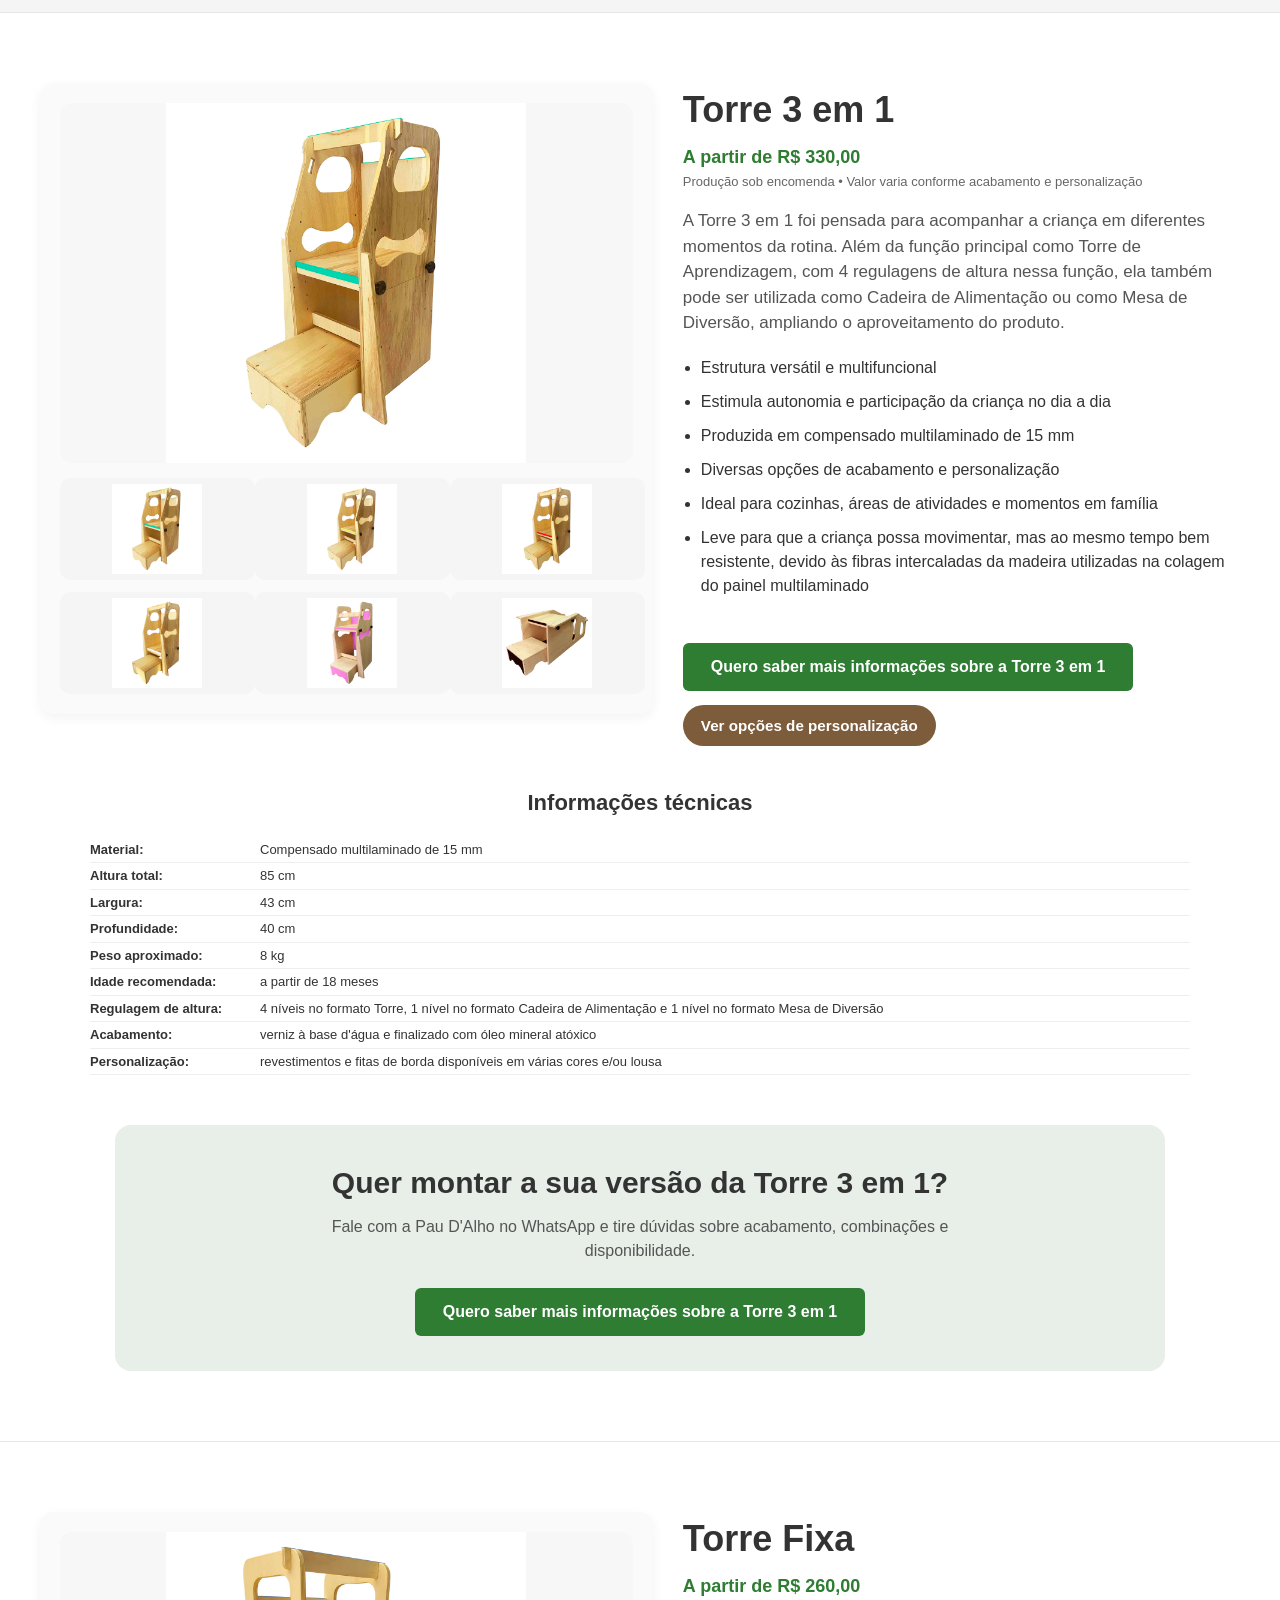
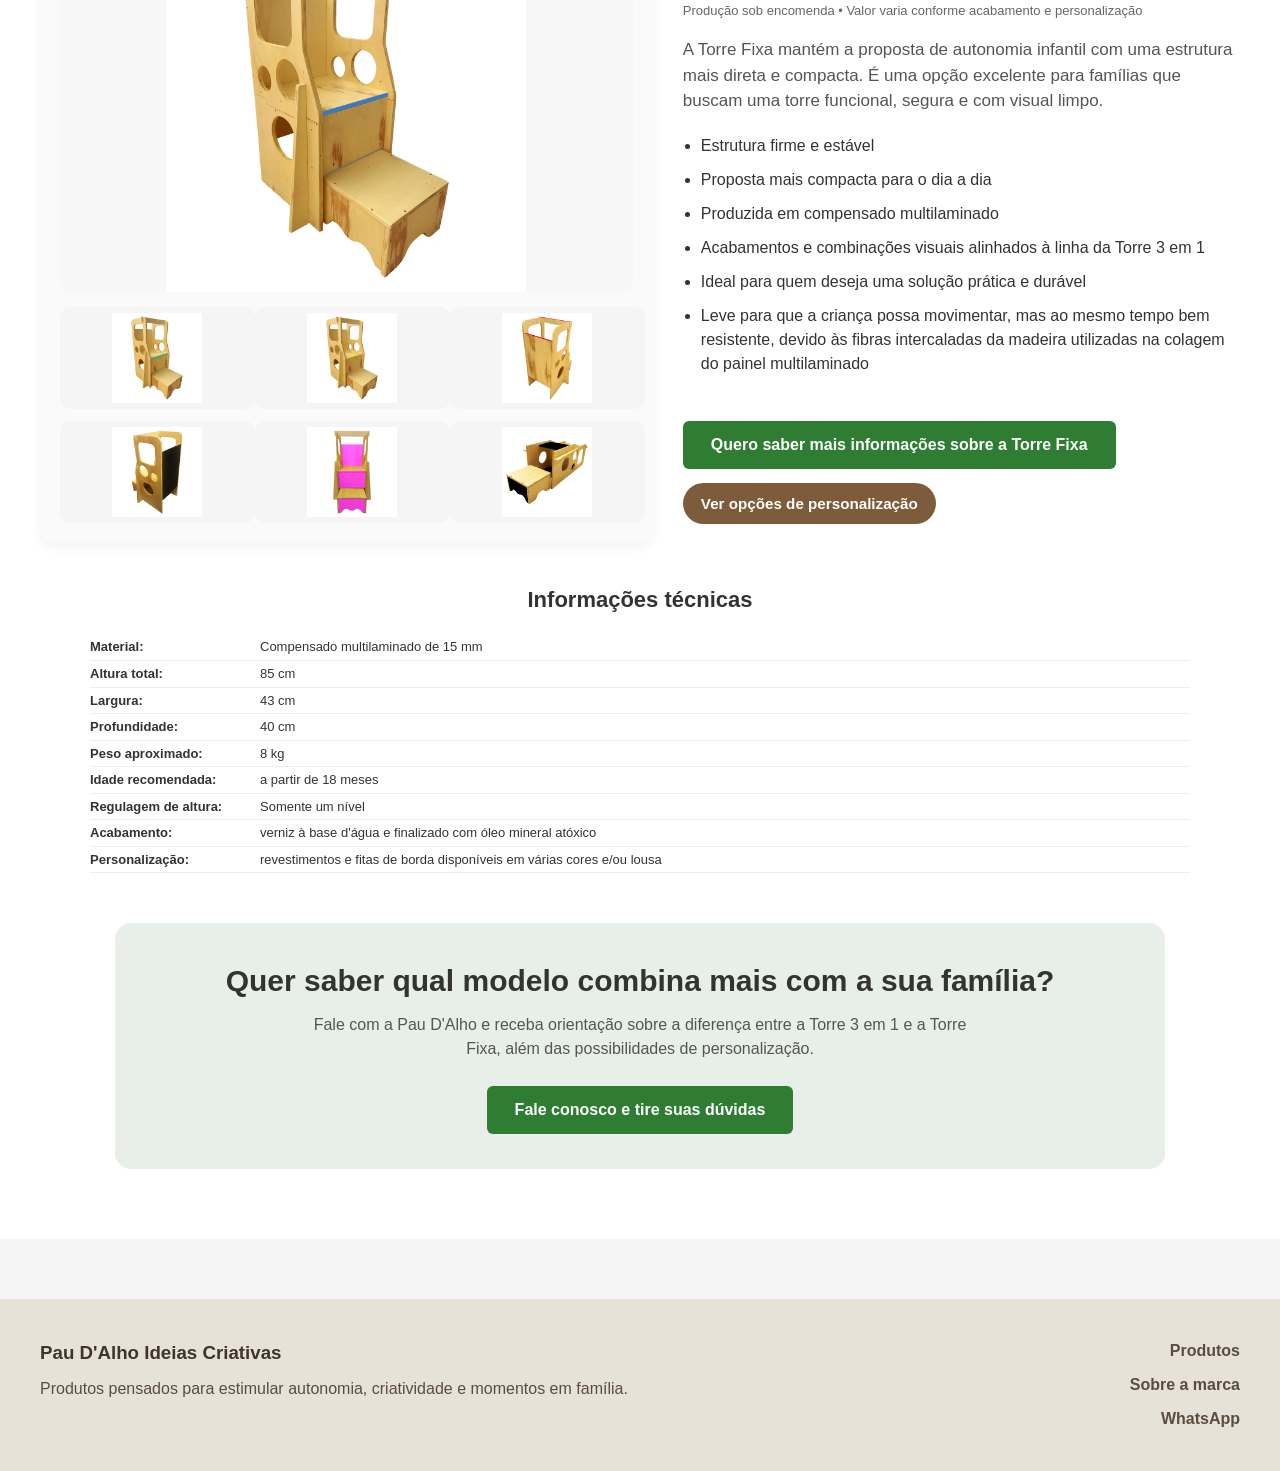
<file: torres.html>
<!DOCTYPE html>
<html lang="pt-BR">

<head>
  <!-- Google Tag Manager -->
<script>
(function(w,d,s,l,i){
  w[l]=w[l]||[];
  w[l].push({'gtm.start': new Date().getTime(),event:'gtm.js'});
  var f=d.getElementsByTagName(s)[0],
      j=d.createElement(s),
      dl=l!='dataLayer'?'&l='+l:'';
  j.async=true;
  j.src='https://www.googletagmanager.com/gtm.js?id='+i+dl;
  f.parentNode.insertBefore(j,f);
})(window,document,'script','dataLayer','GTM-KJJBB77M');
</script>
<!-- End Google Tag Manager -->
<meta charset="UTF-8">
<meta name="viewport" content="width=device-width, initial-scale=1.0">
<title>Torre da Descoberta | Pau D'Alho</title>
<link rel="stylesheet" href="assets/css/style.css">
</head>

<body>
<!-- Google Tag Manager (noscript) -->
<noscript>
  <iframe
    src="https://www.googletagmanager.com/ns.html?id=GTM-KJJBB77M"
    height="0"
    width="0"
    style="display:none;visibility:hidden">
  </iframe>
</noscript>
<!-- End Google Tag Manager (noscript) -->
<!-- INÍCIO: SUBSTITUI O HEADER ANTIGO -->
<div id="site-header"></div>
<!-- FIM: SUBSTITUI O HEADER ANTIGO -->

<section class="hero hero-torres">
<div class="hero-texto">
  <h1>Torre da Descoberta</h1>
  
<p>
Conheça os dois modelos de Torre de Aprendizagem da Pau D'Alho e escolha o que faz mais sentido para a rotina da sua família.
</p>
  
</section>

<section class="secao">
<h2>Escolha o modelo ideal</h2>
<p class="secao-intro">Os dois modelos de torres que desenvolvemos seguem a proposta de incentivar a autonomia infantil com segurança. A diferença entre elas está no design e na versatilidade de uso.</p>

<div class="grid-modelos">

  <div class="modelo-card">
    <img src="assets/images/torres/3em1/3em1_Raz_n01.webp" alt="Torre 3 em 1" class="modelo-img">
    <h3>Torre 3 em 1</h3>
    <p>Modelo multifuncional que pode ser usado como Torre de Aprendizagem, Cadeira de Alimentação e Mesa de Diversão.</p>
    <a class="botao" href="#torre3em1">Ver detalhes da Torre 3 em 1</a>
    <p><a class="botao" href="comprar-torre-3em1.html">Testar compra e cálculo de frete</a></p>
  </div>

  <div class="modelo-card">
    <img src="assets/images/torres/fixa/foto fixa - APaz - n01.webp" alt="Torre Fixa" class="modelo-img">
    <h3>Torre Fixa</h3>
    <p>Modelo mais compacto e direto ao ponto, ideal para quem busca praticidade no dia a dia sem abrir mão da segurança.</p>
    <a class="botao" href="#torrefixa">Ver detalhes da Torre Fixa</a>
  </div>

</div>
</section>

<section class="produto-detalhe" id="torre3em1">
<div class="produto-container">

<div class="galeria">
 <div class="galeria-principal">
<img
  id="imagem-principal-3em1"
  src="assets/images/torres/3em1/3em1_APvd_n01.webp"
  alt="Torre 3 em 1"
>
</div>
<div class="galeria-miniaturas">

<img
  class="miniatura"
  src="assets/images/torres/3em1/3em1_APvd_n01.webp"
  onclick="trocarImagem('imagem-principal-3em1', 'assets/images/torres/3em1/3em1_APvd_n01.webp')"
  alt="">  

<img
  class="miniatura"
  src="assets/images/torres/3em1/3em1_APam_n02.webp"
  onclick="trocarImagem('imagem-principal-3em1', 'assets/images/torres/3em1/3em1_APam_n02.webp')"
  alt=""
>
  
<img
  class="miniatura"
  src="assets/images/torres/3em1/3em1_APvm_n03.webp"
  onclick="trocarImagem('imagem-principal-3em1', 'assets/images/torres/3em1/3em1_APvm_n03.webp')"
  alt=""
>

<img
  class="miniatura"
  src="assets/images/torres/3em1/3em1_APbr_n04.webp"
  onclick="trocarImagem('imagem-principal-3em1', 'assets/images/torres/3em1/3em1_APbr_n04.webp')"
  alt=""
>

<img
  class="miniatura"
  src="assets/images/torres/3em1/3em1_Rros_cad.webp"
  onclick="trocarImagem('imagem-principal-3em1', 'assets/images/torres/3em1/3em1_Rros_cad.webp')"
  alt=""
>

<img
  class="miniatura"
  src="assets/images/torres/3em1/3em1_Rpt_mesa.webp"
  onclick="trocarImagem('imagem-principal-3em1', 'assets/images/torres/3em1/3em1_Rpt_mesa.webp')"
  alt=""
>

</div>

</div>

<div class="produto-info">
<h2>Torre 3 em 1</h2>
  <div class="preco-produto">
    <p class="preco">A partir de R$ 330,00</p>
    <p class="preco-info">Produção sob encomenda • Valor varia conforme acabamento e personalização</p>
  </div>
<p>A Torre 3 em 1 foi pensada para acompanhar a criança em diferentes momentos da rotina. Além da função principal como Torre de Aprendizagem, com 4 regulagens de altura nessa função, ela também pode ser utilizada como Cadeira de Alimentação ou como Mesa de Diversão, ampliando o aproveitamento do produto.</p>

<ul class="lista-destaques">
<li>Estrutura versátil e multifuncional</li>
<li>Estimula autonomia e participação da criança no dia a dia</li>
<li>Produzida em compensado multilaminado de 15 mm</li>
<li>Diversas opções de acabamento e personalização</li>
<li>Ideal para cozinhas, áreas de atividades e momentos em família</li>
  <li>Leve para que a criança possa movimentar, mas ao mesmo tempo bem resistente, devido às fibras intercaladas da madeira utilizadas na colagem do painel multilaminado</li>
</ul>

<a class="botao" data-whatsapp="Olá! Quero saber mais informações sobre a Torre 3 em 1.">
  Quero saber mais informações sobre a Torre 3 em 1
</a>
<button 
  class="btn-personalizacao"
  data-modal-title="Opções de personalização"
  data-modal-text="Este modelo pode receber diferentes combinações de acabamento, revestimento e fita de borda, permitindo que a peça converse melhor com o quarto da criança e com o estilo da sua casa."
  data-modal-list="Revestimentos coloridos;Fita de borda em cores selecionadas;Combinações conforme disponibilidade;Acabamento pensado para uso infantil"
>
  Ver opções de personalização
</button>  
</div>
</div>
<div class="ficha-tecnica">

<h3>Informações técnicas</h3>

<ul>
<li><strong>Material:</strong> Compensado multilaminado de 15 mm</li>
<li><strong>Altura total:</strong> 85 cm</li>
<li><strong>Largura:</strong> 43 cm</li>
<li><strong>Profundidade:</strong> 40 cm</li>
<li><strong>Peso aproximado:</strong> 8 kg</li>
<li><strong>Idade recomendada:</strong> a partir de 18 meses</li>
<li><strong>Regulagem de altura:</strong> 4 níveis no formato Torre, 1 nível no formato Cadeira de Alimentação e 1 nível no formato Mesa de Diversão</li>
<li><strong>Acabamento:</strong> verniz à base d'água e finalizado com óleo mineral atóxico</li>
<li><strong>Personalização:</strong> revestimentos e fitas de borda disponíveis em várias cores e/ou lousa</li>

</ul>

</div>

<div class="cta-final">
<h3>Quer montar a sua versão da Torre 3 em 1?</h3>
<p>Fale com a Pau D'Alho no WhatsApp e tire dúvidas sobre acabamento, combinações e disponibilidade.</p>
<a class="botao" data-whatsapp="Olá! Quero tirar algumas dúvidas sobre a Torre 3 em 1.">
  Quero saber mais informações sobre a Torre 3 em 1
</a>
</div>
</div>
</section>

<section class="produto-detalhe" id="torrefixa">
<div class="produto-container">

<div class="galeria">

<div class="galeria-principal">
<img
  id="imagem-principal-fixa"
  src="assets/images/torres/fixa/foto fixa - APaz - n01.webp"
  alt="Torre Fixa"
  class="imagem-principal"
>
</div>

<div class="galeria-miniaturas">

<img
  class="miniatura"
  src="assets/images/torres/fixa/foto fixa - APvd - n01.webp"
  onclick="trocarImagem('imagem-principal-fixa', 'assets/images/torres/fixa/foto fixa - APvd - n01.webp')"
  alt="Torre Fixa lateral"
>

<img
  class="miniatura"
  src="assets/images/torres/fixa/foto fixa - APam - n01.webp"
  onclick="trocarImagem('imagem-principal-fixa', 'assets/images/torres/fixa/foto fixa - APam - n01.webp')"
  alt="Torre Fixa lateral"
>

<img
  class="miniatura"
  src="assets/images/torres/fixa/foto fixa - APvm - mural01.webp"
  onclick="trocarImagem('imagem-principal-fixa', 'assets/images/torres/fixa/foto fixa - APvm - mural01.webp')"
  alt="Torre Fixa lateral"
>

<img
  class="miniatura"
  src="assets/images/torres/fixa/foto fixa - LAPbr - mural.webp"
  onclick="trocarImagem('imagem-principal-fixa', 'assets/images/torres/fixa/foto fixa - LAPbr - mural.webp')"
  alt="Torre Fixa lateral"
>

  <img
  class="miniatura"
  src="assets/images/torres/fixa/foto fixa - Ros - n01.webp"
  onclick="trocarImagem('imagem-principal-fixa', 'assets/images/torres/fixa/foto fixa - Ros - n01.webp')"
  alt="Torre Fixa lateral"
>
  
 <img
  class="miniatura"
  src="assets/images/torres/fixa/foto fixa - Rpt - mesa.webp"
  onclick="trocarImagem('imagem-principal-fixa', 'assets/images/torres/fixa/foto fixa - Rpt - mesa.webp')"
  alt="Torre Fixa lateral"
>

</div>

</div>

<div class="produto-info">
<h2>Torre Fixa</h2>
  <div class="preco-produto">
    <p class="preco">A partir de R$ 260,00</p>
    <p class="preco-info">Produção sob encomenda • Valor varia conforme acabamento e personalização</p>
  </div>
<p>A Torre Fixa mantém a proposta de autonomia infantil com uma estrutura mais direta e compacta. É uma opção excelente para famílias que buscam uma torre funcional, segura e com visual limpo.</p>

<ul class="lista-destaques">
<li>Estrutura firme e estável</li>
<li>Proposta mais compacta para o dia a dia</li>
<li>Produzida em compensado multilaminado</li>
<li>Acabamentos e combinações visuais alinhados à linha da Torre 3 em 1</li>
<li>Ideal para quem deseja uma solução prática e durável</li>
  <li>Leve para que a criança possa movimentar, mas ao mesmo tempo bem resistente, devido às fibras intercaladas da madeira utilizadas na colagem do painel multilaminado</li>
</ul>
<a class="botao" data-whatsapp="Olá! Quero saber mais informações sobre a Torre Fixa.">
  Quero saber mais informações sobre a Torre Fixa
</a>
  <button 
  class="btn-personalizacao"
  data-modal-title="Opções de personalização"
  data-modal-text="Este modelo pode receber diferentes combinações de acabamento, revestimento e fita de borda, permitindo que a peça converse melhor com o quarto da criança e com o estilo da sua casa."
  data-modal-list="Revestimentos coloridos;Fita de borda em cores selecionadas;Combinações conforme disponibilidade;Acabamento pensado para uso infantil"
>
  Ver opções de personalização
</button> 
</div>
 
</div>
<div class="ficha-tecnica">

<h3>Informações técnicas</h3>

<ul>
<li><strong>Material:</strong> Compensado multilaminado de 15 mm</li>
<li><strong>Altura total:</strong> 85 cm</li>
<li><strong>Largura:</strong> 43 cm</li>
<li><strong>Profundidade:</strong> 40 cm</li>
<li><strong>Peso aproximado:</strong> 8 kg</li>
<li><strong>Idade recomendada:</strong> a partir de 18 meses</li>
<li><strong>Regulagem de altura:</strong> Somente um nível</li>
<li><strong>Acabamento:</strong> verniz à base d'água e finalizado com óleo mineral atóxico</li>
<li><strong>Personalização:</strong> revestimentos e fitas de borda disponíveis em várias cores e/ou lousa</li>

</ul>

</div>



<div class="cta-final">
<h3>Quer saber qual modelo combina mais com a sua família?</h3>
<p>Fale com a Pau D'Alho e receba orientação sobre a diferença entre a Torre 3 em 1 e a Torre Fixa, além das possibilidades de personalização.</p>
<a class="botao" data-whatsapp="Olá! Quero saber as diferenças entre a Torre Fixa e a Torre 3 em 1.">
  Fale conosco e tire suas dúvidas
</a>
</div>
</div>
</section>

<!-- INÍCIO: SUBSTITUI O FOOTER ANTIGO -->
<div id="site-footer"></div>


<!-- MODAL PERSONALIZAÇÃO -->
<div class="modal-personalizacao-overlay" id="modalPersonalizacao" aria-hidden="true">
  <div class="modal-personalizacao" role="dialog" aria-modal="true" aria-labelledby="modalPersonalizacaoTitulo">
    <button class="modal-personalizacao-fechar" id="fecharModalPersonalizacao" aria-label="Fechar">✕</button>

    <div class="modal-personalizacao-scroll">
      <div class="modal-personalizacao-conteudo">
        <span class="modal-personalizacao-tag">Personalização</span>
        <h3 id="modalPersonalizacaoTitulo">Opções de personalização</h3>

        <p class="modal-personalizacao-intro">
          Uma das maiores vantagens dos nossos produtos é a possibilidade de personalização. Isso ajuda a família a escolher uma versão mais alinhada ao estilo da casa e à proposta visual do ambiente.
        </p>

        <div class="modal-personalizacao-aviso">
          <strong>Regra de personalização:</strong>
          quando o produto possui <strong>revestimento</strong>, a <strong>fita de borda acompanha a mesma cor</strong>.
          Quando o produto é feito <strong>sem revestimento</strong>, a cor da <strong>fita de borda</strong> pode ser escolhida separadamente.
        </div>

        <div class="modal-bloco-cores">
          <h4>Opções de revestimento</h4>
          <p>Quando houver revestimento aplicado, estas são as cores disponíveis:</p>

          <div class="modal-swatches">
            <div class="modal-swatch">
              <div class="modal-swatch-cor" style="background:#7894db;"></div>
              <h5>Azul claro</h5>
            </div>

            <div class="modal-swatch">
              <div class="modal-swatch-cor" style="background:#e8a229;"></div>
              <h5>Amarelo alaranjado</h5>
            </div>

            <div class="modal-swatch">
              <div class="modal-swatch-cor cor-escura" style="background:#000000;"></div>
              <h5>Preto</h5>
            </div>

            <div class="modal-swatch">
              <div class="modal-swatch-cor cor-clara" style="background:#ffffff;"></div>
              <h5>Branco</h5>
            </div>

            <div class="modal-swatch">
              <div class="modal-swatch-cor" style="background:#c7417f;"></div>
              <h5>Rosa escuro</h5>
            </div>

            <div class="modal-swatch">
              <div class="modal-swatch-cor" style="background:#ab312a;"></div>
              <h5>Vermelho</h5>
            </div>
          </div>
        </div>

        <div class="modal-bloco-cores">
          <h4>Opções de fita de borda</h4>
          <p>Quando o produto for sem revestimento, estas são as cores disponíveis para a fita de borda:</p>

          <div class="modal-swatches">
            <div class="modal-swatch">
              <div class="modal-swatch-cor" style="background:#0060aa;"></div>
              <h5>Azul puro</h5>
            </div>

            <div class="modal-swatch">
              <div class="modal-swatch-cor" style="background:#f7df3c;"></div>
              <h5>Amarelo puro</h5>
            </div>

            <div class="modal-swatch">
              <div class="modal-swatch-cor cor-escura" style="background:#000000;"></div>
              <h5>Preto</h5>
            </div>

            <div class="modal-swatch">
              <div class="modal-swatch-cor cor-clara" style="background:#ffffff;"></div>
              <h5>Branco</h5>
            </div>

            <div class="modal-swatch">
              <div class="modal-swatch-cor" style="background:#cbb9c1;"></div>
              <h5>Rosa claro</h5>
            </div>

            <div class="modal-swatch">
              <div class="modal-swatch-cor" style="background:#83beb9;"></div>
              <h5>Verde</h5>
            </div>

            <div class="modal-swatch">
              <div class="modal-swatch-cor" style="background:#ab312a;"></div>
              <h5>Vermelho</h5>
            </div>
           
</div>
           <div class="modal-bloco-cores">
  <h4>Opção de lousa (quadro negro) - opção disponível somente para o produto Torre de Aprendizagem</h4>

  <p>
    A torre também pode receber a pintura do mural com tinta de quadro negro,
    transformando essa área em uma lousa funcional para desenho e escrita.
  </p>

  <p>
    Essa personalização traz ainda mais possibilidades de uso no dia a dia,
    incentivando a criatividade e a participação da criança nos momentos de
    brincadeira e rotina.
  </p>

  <div class="modal-personalizacao-aviso">
    A lousa pode ser combinada com qualquer acabamento: torre sem cor,
    com fita de borda ou com revestimento.
  </div>
          </div>
        </div>
      </div>
    </div>
  </div>
</div>
  <!-- WHATSAPP FLUTUANTE -->
<a class="whatsapp" data-whatsapp="Olá! Vim pela página Torre da Descoberta e quero saber mais sobre os produtos.">
  <img src="assets/images/interface/toco-whatsapp.png" alt="Falar no WhatsApp">
</a>
<script src="assets/js/script.js"></script>

</body>
</html>
</file>
<file: assets/css/style.css>
body{
  margin:0;
  font-family:Arial, Helvetica, sans-serif;
  background:#f5f5f5;
  color:#333;
  line-height:1.5;
}

/* HEADER */

.site-header {
  background: #ffffff;
  box-shadow: 0 2px 10px rgba(0, 0, 0, 0.08);
  position: sticky;
  top: 0;
  z-index: 1000;
}

.header-container {
  max-width: 1200px;
  margin: 0 auto;
  padding: 0 20px;
  display: flex;
  align-items: center;
  justify-content: space-between;
  min-height: 70px;
}

.logo {
  display: flex;
  align-items: center;
  text-decoration: none;
}

.logo img {
  width: 50px;
  height: 50px;
  object-fit: contain;
  display: block;
}

.site-nav ul {
  display: flex;
  align-items: center;
  gap: 28px;
  list-style: none;
  margin: 0;
  padding: 0;
}

.site-nav a {
  text-decoration: none;
  color: #3b3b3b;
  font-weight: 600;
}

.site-nav a:hover {
  opacity: 0.7;
}

.menu-toggle {
  display: none;
  background: none;
  border: none;
  font-size: 28px;
  cursor: pointer;
  color: #3b3b3b;
}

/* FOOTER */

.site-footer {
  background: #e7e2d8;
  padding: 40px 0;
  margin-top: 60px;
}

.footer-container {
  max-width: 1200px;
  margin: 0 auto;
  padding: 0 20px;
  display: flex;
  justify-content: space-between;
  align-items: flex-start;
  gap: 30px;
  flex-wrap: wrap;
}

.footer-brand h3 {
  margin: 0 0 10px 0;
  color: #3f3528;
}

.footer-brand p {
  color: #5a4d3d;
  margin: 0;
}

.footer-links {
  display: flex;
  flex-direction: column;
  gap: 10px;
  text-align: right;
}

.footer-links a {
  text-decoration: none;
  color: #5a4d3d;
  font-weight: 600;
  margin: 0;
}

.footer-links a:hover {
  color: #2f261d;
}

@media (max-width: 900px) {
  .menu-toggle {
    display: block;
  }

  .site-nav {
    display: none;
    position: absolute;
    top: 70px;
    right: 20px;
    background: #ffffff;
    box-shadow: 0 8px 20px rgba(0, 0, 0, 0.12);
    border-radius: 12px;
    padding: 15px;
    min-width: 240px;
  }

  .site-nav.active {
    display: block;
  }

  .site-nav ul {
    flex-direction: column;
    align-items: flex-start;
    gap: 12px;
  }

  .footer-container {
    flex-direction: column;
  }

  .footer-links {
    text-align: left;
  }
}

/* HERO */

.hero {

background-size: cover;
background-position: center 30%;

height: 55vh;

display: flex;
align-items: center;
justify-content: center;

text-align: center;
color: white;

padding: 40px;

}

/* HERO HOME */
.hero-home {
background-image: linear-gradient(
rgba(0,0,0,0.45),
rgba(0,0,0,0.45)
),
url('../images/hero-home.webp');
}
/* HERO PRODUTOS */
.hero-produtos {
background-image: linear-gradient(
rgba(0,0,0,0.45),
rgba(0,0,0,0.45)
),
url('../images/hero-produtos.webp');
}
/* HERO TORRE */
.hero-torres {
background-image: linear-gradient(
rgba(0,0,0,0.45),
rgba(0,0,0,0.45)
),
url('../images/hero-torres.webp');
}
/* HERO CLAREIRA */
.hero-clareira {
background-image: linear-gradient(
rgba(0,0,0,0.45),
rgba(0,0,0,0.45)
),
url('../images/hero-clareira.webp');
}
/* HERO CAVERNA */
.hero-caverna {
background-image: linear-gradient(
rgba(0,0,0,0.45),
rgba(0,0,0,0.45)
),
url('../images/hero-caverna.webp');
}
/* HERO TRILHA */
.hero-trilha {
background-image: linear-gradient(
rgba(0,0,0,0.45),
rgba(0,0,0,0.45)
),
url('../images/hero-trilha.webp');
}
/* HERO LABORATORIO */
.hero-laboratorio {
background-image: linear-gradient(
rgba(0,0,0,0.45),
rgba(0,0,0,0.45)
),
url('../images/hero-laboratorio.webp');
}
/* HERO SOBRE */
.hero-sobre {
background-image: linear-gradient(
rgba(0,0,0,0.45),
rgba(0,0,0,0.45)
),
url('../images/hero-sobre.webp');
}
.hero-texto{
  max-width: 900px;
  display: flex;
  flex-direction: column;
  align-items: center;
  justify-content: center;
}

.hero-texto h1{
  font-size: 42px;
  margin: 0 0 20px 0;
}

.hero-texto p{
  font-size: 18px;
  margin: 0;
}

/* BOTÕES */

.botao{
display:inline-block;
margin-top:25px;
padding:12px 28px;
background:#2e7d32;
color:white;
text-decoration:none;
border-radius:6px;
font-weight:600;
transition:0.2s;
}

.botao:hover{
opacity:0.92;
}

.botao-secundario{
display:inline-block;
margin-top:12px;
padding:10px 22px;
background:#ffffff;
color:#2e7d32;
text-decoration:none;
border-radius:6px;
font-weight:600;
border:2px solid #2e7d32;
transition:0.2s;
}

.botao-secundario:hover{
background:#f0f7f0;
}

/* SEÇÕES */

.categorias,
.secao{
padding:60px 20px;
text-align:center;
}

.secao{
max-width:1200px;
margin:auto;
}

.secao h2{
font-size:34px;
margin-bottom:10px;
}

.secao-intro{
max-width:760px;
margin:0 auto 35px auto;
font-size:18px;
color:#555;
}

/* GRID */

.grid{
display:grid;
grid-template-columns:repeat(auto-fit,minmax(220px,1fr));
gap:20px;
max-width:1100px;
margin:auto;
}

.grid-modelos{
display:grid;
grid-template-columns:repeat(auto-fit,minmax(280px,1fr));
gap:24px;
max-width:1000px;
margin:30px auto 0 auto;
}

.grid-info{
display:grid;
grid-template-columns:repeat(auto-fit,minmax(240px,1fr));
gap:20px;
max-width:1100px;
margin:30px auto 0 auto;
}

/* CARDS */

.card{
background:white;
padding:30px;
border-radius:10px;
box-shadow:0 4px 12px rgba(0,0,0,0.08);
text-decoration:none;
color:#333;
transition:0.2s;
}

.card:hover{
transform:translateY(-5px);
}

.card h3{
margin-top:0;
font-size:28px;
}

.card p{
margin-bottom:0;
}

.modelo-card{
background:white;
padding:30px;
border-radius:14px;
box-shadow:0 6px 18px rgba(0,0,0,0.08);
text-align:left;
}

.modelo-card h3{
margin-top:0;
font-size:30px;
margin-bottom:10px;
}

.modelo-card p{
color:#555;
margin-bottom:18px;
}

.modelo-placeholder{
width:100%;
height:240px;
background:#e9e9e9;
border-radius:12px;
display:flex;
align-items:center;
justify-content:center;
font-weight:700;
color:#777;
margin-bottom:20px;
text-align:center;
padding:20px;
box-sizing:border-box;
}
.modelo-img{
  width: 100%;
  max-width: 260px;
  aspect-ratio: 1 / 1;
  object-fit: cover;
  border-radius: 12px;
  display: block;
  margin: 0 auto 18px auto;
}
.modelo-imagem{
  width:100%;
  height:260px;
  margin-bottom:20px;
}

.modelo-imagem img{
  width:100%;
  height:100%;
  object-fit:contain;
  display:block;
}
/* novos cards adicionados */
.card-area {
  padding: 18px;
  text-align: center;
  overflow: hidden;
}

.card-area-img {
  width: 100%;
  aspect-ratio: 1 / 1;
  object-fit: cover;
  border-radius: 10px;
  display: block;
  margin-bottom: 18px;
}

.card-area h3 {
  font-size: 24px;
  margin: 0 0 10px 0;
}

.card-area p {
  margin: 0;
  color: #555;
}
/* ^ novos cards adicionados */

/* DETALHE PRODUTO */

.produto-detalhe{
padding:70px 20px;
background:#ffffff;
border-top:1px solid #e6e6e6;
}

.produto-container{
max-width:1200px;
margin:auto;
display:grid;
grid-template-columns:1.1fr 1fr;
gap:30px;
align-items:start;
}

.galeria{
background:#fafafa;
border-radius:14px;
padding:20px;
box-shadow:0 4px 12px rgba(0,0,0,0.05);
}

.galeria-principal{
width:100%;
height:360px;
background:#f7f7f7;
border-radius:12px;
margin-bottom:15px;
}

.galeria-principal img{
  width:100%;
  height:100%;
  object-fit:contain;
  display:block;
}

.galeria-miniaturas{
display:grid;
grid-template-columns:repeat(3,1fr);
gap:12px;
}

.miniatura{
  width:100%;
  height:90px;
  object-fit:contain;
  background:#f5f5f5;
  border-radius:10px;
  cursor:pointer;
  padding:6px;
  display:block;
}

.galeria,
.produto-info{
  min-width:0;
}

.produto-info{
text-align:left;
}

.produto-info h2{
font-size:36px;
margin-top:0;
margin-bottom:10px;
}

.produto-info p{
color:#555;
font-size:17px;
}

.lista-destaques{
padding-left:18px;
margin:20px 0;
}

.lista-destaques li{
margin-bottom:10px;
}

@media (max-width: 900px){
  .produto-container{
    grid-template-columns:1fr;
  }
}

/* PREÇO PRODUTOS */
.produto-info .preco{
  font-size:18px;
  font-weight:700;
  color:#2e7d32;
  margin:0 0 4px 0;
  line-height:1.2;
}

.produto-info .preco-info{
  font-size:13px;
  color:#666;
  margin:0;
  line-height:1.4;
}
/* FICHA TÉCNICA */
.ficha-tecnica{
  max-width:1100px;
  margin:40px auto 0;
  padding:0 20px;
}

.ficha-tecnica h3{
  text-align:center;
  margin-bottom:18px;
  font-size:22px;
}

.ficha-tecnica ul{
  list-style:none;
  padding:0;
  margin:0;
  font-size:13px;
}

.ficha-tecnica li{
  display:grid;
  grid-template-columns:150px 1fr;
  gap:20px;
  padding:4px 0;
  border-bottom:1px solid #eeeeee;
  line-height:1.35;
}

.ficha-tecnica strong{
  font-weight:600;
  color:#333;
}
/* MODAL PERSONALIZAÇÃO */
/* MODAL DE PERSONALIZAÇÃO */

.modal-personalizacao-overlay {
  position: fixed;
  inset: 0;
  background: rgba(34, 29, 22, 0.58);
  display: flex;
  align-items: center;
  justify-content: center;
  padding: 20px;
  opacity: 0;
  visibility: hidden;
  pointer-events: none;
  transition: opacity 0.25s ease, visibility 0.25s ease;
  z-index: 9999;
}

.modal-personalizacao-overlay.ativo {
  opacity: 1;
  visibility: visible;
  pointer-events: auto;
}

.modal-personalizacao {
  position: relative;
  width: 100%;
  max-width: 760px;
  max-height: 88vh;
  background: #fffdf8;
  border-radius: 24px;
  border: 1px solid rgba(126, 101, 72, 0.14);
  box-shadow: 0 20px 50px rgba(0, 0, 0, 0.18);
  transform: translateY(14px) scale(0.98);
  transition: transform 0.25s ease;
  overflow: hidden;
}

.modal-personalizacao-overlay.ativo .modal-personalizacao {
  transform: translateY(0) scale(1);
}

.modal-personalizacao-scroll {
  max-height: 88vh;
  overflow-y: auto;
  padding: 32px 26px 28px;
}

.modal-personalizacao-fechar {
  position: absolute;
  top: 14px;
  right: 14px;
  width: 38px;
  height: 38px;
  border: none;
  border-radius: 50%;
  background: #efe4d2;
  color: #5f4a35;
  font-size: 18px;
  cursor: pointer;
  z-index: 2;
  transition: transform 0.2s ease, background 0.2s ease;
}

.modal-personalizacao-fechar:hover {
  transform: scale(1.05);
  background: #e6d6c2;
}

.modal-personalizacao-tag {
  display: inline-block;
  margin-bottom: 12px;
  padding: 6px 12px;
  border-radius: 999px;
  background: #efe4d2;
  color: #6a5138;
  font-size: 0.85rem;
  font-weight: 600;
}

.modal-personalizacao-conteudo h3 {
  margin: 0 0 14px;
  font-size: 1.8rem;
  line-height: 1.2;
  color: #4e3b2a;
}

.modal-personalizacao-intro {
  margin: 0 0 20px;
  line-height: 1.65;
  color: #5c5248;
}

.modal-personalizacao-aviso {
  background: #f7f2ea;
  border-left: 5px solid #b78752;
  padding: 16px 18px;
  border-radius: 12px;
  margin: 0 0 28px;
  color: #4f463f;
  line-height: 1.6;
}

.modal-bloco-cores {
  margin-top: 24px;
}

.modal-bloco-cores h4 {
  margin: 0 0 8px;
  font-size: 1.2rem;
  color: #4e3b2a;
}

.modal-bloco-cores p {
  margin: 0 0 16px;
  color: #5c5248;
  line-height: 1.5;
}

.modal-swatches {
  display: grid;
  grid-template-columns: repeat(auto-fit, minmax(120px, 1fr));
  gap: 14px;
}

.modal-swatch {
  background: #ffffff;
  border: 1px solid rgba(126, 101, 72, 0.12);
  border-radius: 14px;
  padding: 12px 10px;
  text-align: center;
  box-shadow: 0 6px 18px rgba(0, 0, 0, 0.04);
}

.modal-swatch-cor {
  width: 100%;
  height: 42px;
  border-radius: 10px;
  margin-bottom: 10px;
}

.modal-swatch-cor.cor-clara {
  border: 1px solid #ddd;
}

.modal-swatch h5 {
  margin: 0;
  font-size: 0.92rem;
  line-height: 1.3;
  color: #4f463f;
  font-weight: 600;
}

.btn-personalizacao {
  display: inline-flex;
  align-items: center;
  justify-content: center;
  margin-top: 14px;
  padding: 12px 18px;
  border: none;
  border-radius: 999px;
  background: #7c5c3b;
  color: #ffffff;
  font-size: 0.95rem;
  font-weight: 600;
  cursor: pointer;
  transition: transform 0.2s ease, background 0.2s ease;
}

.btn-personalizacao:hover {
  transform: translateY(-1px);
  background: #6d5033;
}

@media (max-width: 768px) {
  .modal-personalizacao {
    max-width: 100%;
    max-height: 90vh;
    border-radius: 20px;
  }

  .modal-personalizacao-scroll {
    padding: 26px 18px 22px;
  }

  .modal-personalizacao-conteudo h3 {
    font-size: 1.45rem;
    padding-right: 36px;
  }

  .modal-swatches {
    grid-template-columns: repeat(2, minmax(0, 1fr));
    gap: 12px;
  }

  .modal-swatch-cor {
    height: 36px;
  }

  .btn-personalizacao {
    width: 100%;
  }
}

/* CTA FINAL */

.cta-final{
max-width:1000px;
margin:50px auto 0 auto;
background:#e8efe8;
padding:35px 25px;
border-radius:16px;
text-align:center;
}

.cta-final h3{
font-size:30px;
margin-top:0;
margin-bottom:10px;
}

.cta-final p{
max-width:680px;
margin:0 auto;
color:#555;
}


/* WHATSAPP */

.whatsapp{
position:fixed;
bottom:20px;
right:20px;
z-index:1200;
}

.whatsapp img{
width:70px;
display:block;
}
/* FORM NEWSLETTER*/
.newsletter-home{

background:#e8efe8;
padding:60px 20px;
text-align:center;

}

.newsletter-home h2{

font-size:28px;
margin-bottom:10px;

}

.newsletter-home p{

color:#555;
margin-bottom:25px;

}

.form-newsletter-home{

max-width:700px;
margin:0 auto;

}

.newsletter-grid{

display:flex;
justify-content:center;
gap:10px;
flex-wrap:wrap;

}

.newsletter-grid input{

padding:12px;
border:1px solid #ccc;
border-radius:6px;
min-width:220px;

}

.newsletter-grid button{

padding:12px 20px;

}

.checkbox-news{

margin-top:15px;
font-size:14px;
color:#555;

}
/* MOBILE */

@media(max-width:900px){

.produto-container{
grid-template-columns:1fr;
}

.produto-info{
text-align:center;
}

.lista-destaques{
text-align:left;
display:inline-block;
}

}

@media(max-width:768px){

.hero{
padding:60px 20px;
}

.hero h1{
font-size:30px;
}

.hero p,
.secao-intro{
font-size:16px;
}

.secao h2,
.produto-info h2{
font-size:28px;
}

.modelo-placeholder{
height:200px;
}

.galeria-principal{
height:260px;
}

.galeria-miniaturas{
grid-template-columns:1fr 1fr 1fr;
}

.miniatura{
height:80px;
font-size:12px;
}

.swatches{
grid-template-columns:repeat(2,1fr);
}

.whatsapp{
  position: fixed;
  bottom: 20px;
  right: 20px;
  z-index: 1200;
}

.whatsapp img{
  width: 70px;
  display: block;
}

@media(max-width:768px){
  .whatsapp img{
    width: 60px;
  }
}
</file>
